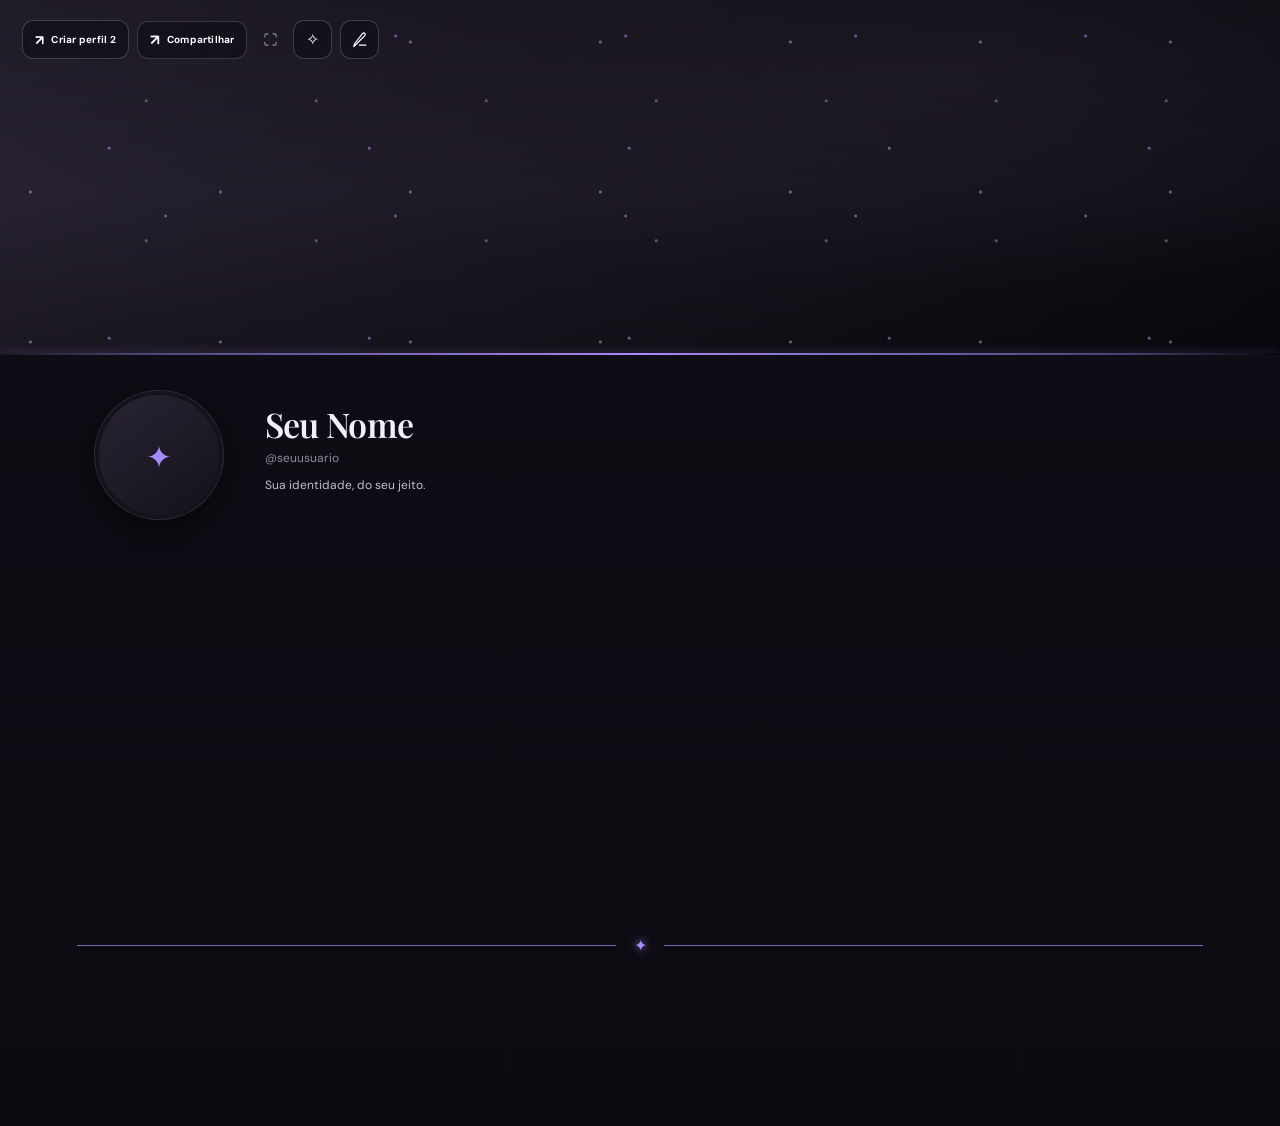
<file: index.html>
<!DOCTYPE html>
<html lang="pt-BR">
<head>
  <meta charset="UTF-8">
  <meta name="viewport" content="width=device-width, initial-scale=1.0">
  <meta name="theme-color" content="#0b0a10">
  <title>Hättz — Personal Space</title>

  <link rel="preconnect" href="https://fonts.googleapis.com">
  <link rel="preconnect" href="https://fonts.gstatic.com" crossorigin>
  <link href="https://fonts.googleapis.com/css2?family=Cinzel:wght@400;500;600;700&family=Cormorant+Garamond:wght@400;500;600;700&family=DM+Sans:wght@400;500;600;700&family=Lora:wght@400;500;600;700&family=Manrope:wght@400;500;600;700;800&family=Montserrat:wght@400;500;600;700&family=Playfair+Display:wght@500;600;700&family=Space+Grotesk:wght@400;500;600;700&display=swap" rel="stylesheet">

  <link rel="stylesheet" href="core/design-tokens.css">
  <link rel="stylesheet" href="style.css">
</head>

<body>
  <div class="site-background" aria-hidden="true">
    <img id="backgroundImage" alt="" hidden>
    <video id="backgroundVideo" muted loop playsinline hidden preload="none"></video>
    <div class="site-background-overlay"></div>
  </div>
  <main class="page">
    <section class="profile-card">
      <div class="card-background" aria-hidden="true">
        <img id="cardBackgroundImage" alt="" hidden>
        <video id="cardBackgroundVideo" muted loop playsinline hidden preload="none"></video>
        <div class="card-background-overlay"></div>
      </div>

      <header class="banner">
        <img id="bannerImage" class="banner-media" alt="" hidden>
        <video id="bannerVideo" class="banner-media" muted loop playsinline hidden preload="none"></video>
        <div class="banner-overlay"></div>

        <div class="banner-actions">
          <div class="banner-heading" id="bannerHeading">
            <span class="banner-title" id="bannerTitle"></span>
            <span class="banner-subtitle" id="bannerSubtitle" hidden></span>
          </div>
          <div class="banner-tool-actions">
            <button class="profile-switch-button" id="openOtherProfile" type="button" title="Abrir o outro perfil em uma nova aba">
              <span class="profile-switch-icon" aria-hidden="true">↗</span>
              <span id="openOtherProfileLabel">Criar perfil 2</span>
            </button>
            <button class="share-profile-button" id="openShareManager" type="button" title="Compartilhar ou abrir perfil por código">
              <span aria-hidden="true">↗</span><span>Compartilhar</span>
            </button>
            <button class="icon-button capture-mode-button" id="toggleCaptureMode" type="button" aria-label="Ativar modo captura" aria-pressed="false" title="Modo captura">
              <svg viewBox="0 0 24 24" aria-hidden="true">
                <path d="M8 3H5a2 2 0 0 0-2 2v3M16 3h3a2 2 0 0 1 2 2v3M21 16v3a2 2 0 0 1-2 2h-3M3 16v3a2 2 0 0 0 2 2h3"></path>
              </svg>
            </button>
            <button class="icon-button" id="openStudio" type="button" aria-label="Abrir Hättz Studio" title="Hättz Studio"><span aria-hidden="true">✧</span></button>
            <button class="icon-button" id="openEditor" aria-label="Editar perfil" title="Personalizar perfil">
              <svg viewBox="0 0 24 24" aria-hidden="true">
                <path d="M12 20h9"></path>
                <path d="M16.5 3.5a2.1 2.1 0 0 1 3 3L8 18l-4 4 1-4Z"></path>
              </svg>
            </button>
          </div>
        </div>
      </header>

      <div class="profile-content">

        <section class="identity-section">
          <div class="avatar-area">
            <div class="avatar-frame" id="avatarFrame" aria-hidden="true"></div>

            <div class="avatar-photo">
              <img id="avatarImage" alt="Avatar" decoding="async" hidden>
              <video id="avatarVideo" muted loop playsinline hidden preload="none"></video>
              <div class="avatar-placeholder" id="avatarPlaceholder">
                <span>✦</span>
              </div>
            </div>
          </div>

          <div class="identity-info">
            <div class="name-line">
              <h1 id="profileName">Seu Nome</h1>

              <span class="verified-badge" id="verifiedBadge" title="Perfil verificado" aria-label="Perfil verificado" hidden>
                <svg viewBox="0 0 24 24" aria-hidden="true" focusable="false">
                  <path class="verified-seal" d="M12 1.6 14.25 3l2.62-.48 1.35 2.3 2.55.8.1 2.66 1.73 2.02-1.17 2.4.62 2.6-2.25 1.42-.98 2.47-2.65-.05L12 20.7l-2.17-1.56-2.65.05-.98-2.47-2.25-1.42.62-2.6-1.17-2.4 1.73-2.02.1-2.66 2.55-.8 1.35-2.3L11.75 3 12 1.6Z" />
                  <path class="verified-check" d="m8.1 11.9 2.55 2.55 5.35-5.4" />
                </svg>
              </span>
            </div>

            <div class="profile-meta"><p class="username" id="profileUsername">@seuusuario</p><span class="role-chip" id="profileRole" hidden></span></div>
            <p class="bio" id="profileBio">Sua identidade, do seu jeito.</p>
            <div class="badges" id="badges"></div>
          </div>
        </section>

        <section class="content-section" id="statsSection">
          <div class="section-heading">
            <div>
              <h2 id="statsSectionTitle">Em evidência</h2>
              <p class="section-description" id="statsSectionDescription"></p>
            </div>
          </div>

          <div class="stats-grid" id="statsGrid"></div>
        </section>

        <div class="profile-divider divider-ornamental" id="profileDivider" aria-hidden="true"><span>✦</span></div>

        <section class="content-section" id="detailsSection">
          <div class="section-heading">
            <div>
              <h2 id="detailsSectionTitle">Um pouco sobre mim</h2>
              <p class="section-description" id="detailsSectionDescription"></p>
            </div>
          </div>

          <div class="details-grid" id="detailsGrid"></div>
        </section>

        <section class="music-player is-floating" id="profileMusic" hidden aria-label="Player compacto de música e vídeo" title="Arraste a faixa para mover e o canto inferior direito para redimensionar">
          <div class="music-bar-visual" aria-hidden="true">
            <img id="musicBarBackgroundImage" alt="" hidden>
            <video id="musicBarBackgroundVideo" muted loop playsinline preload="none" hidden></video>
            <div class="music-bar-visual-overlay"></div>
          </div>
          <div class="music-player-top">
            <span class="music-note-icon" aria-hidden="true">♫</span>
            <div class="music-info">
              <strong id="musicTrackName">Minha música</strong>
              <span class="music-time" id="musicTime">0:00 / 0:00</span>
            </div>
            <button class="music-play" id="musicToggle" type="button" aria-label="Reproduzir ou pausar" title="Reproduzir">▶</button>
            <button class="music-dock" id="dockMusic" type="button" aria-label="Mover player para o fim do perfil" title="Mover para o fim do perfil">⌄</button>
          </div>
          <div class="music-progress" aria-hidden="true"><span id="musicProgressFill"></span></div>
          <audio id="profileAudio" loop preload="metadata" hidden></audio>
          <video id="profileVideo" class="music-source-video" playsinline loop preload="metadata" hidden></video>
          <div class="music-legacy-cover" hidden>
            <img id="musicCoverImage" alt="Capa da mídia" hidden>
            <span id="musicCoverFallback" aria-hidden="true">♫</span>
            <span id="musicCoverName"></span>
          </div>
        </section>

        <footer class="profile-footer">
          <span id="footerText"></span>
          <span class="footer-signature">DESIGNED BY HÄTTZ <i>✦</i></span>
        </footer>
      </div>
    </section>

    <p class="page-caption">Um espaço pessoal. Uma identidade única.</p>
  </main>

  <button class="capture-exit-button" id="exitCaptureMode" type="button" aria-label="Sair do modo captura" title="Sair do modo captura · Esc">
    <svg viewBox="0 0 24 24" aria-hidden="true">
      <path d="M8 3H5a2 2 0 0 0-2 2v3M16 3h3a2 2 0 0 1 2 2v3M21 16v3a2 2 0 0 1-2 2h-3M3 16v3a2 2 0 0 0 2 2h3"></path>
    </svg>
  </button>

  <div class="toast" id="toast"></div>

  <div class="modal-backdrop" id="editorModal" aria-hidden="true">
    <section class="editor-modal" role="dialog" aria-modal="true" aria-labelledby="editorTitle">

      <header class="modal-header">
        <div>
          <h2 id="editorTitle">Editar espaço</h2>
          <span class="owner-mark" title="Proprietário do perfil">OWNER · HÄTTZ</span>
        </div>
        <button class="close-button" id="closeEditor" aria-label="Fechar">×</button>
      </header>

      <nav class="editor-tabs">
        <button class="tab-button active" data-tab="identity">Perfil</button>
        <button class="tab-button" data-tab="media">Mídia</button>
        <button class="tab-button" data-tab="design">Design</button>
        <button class="tab-button" data-tab="content">Conteúdo</button>
      </nav>

      <div class="modal-body">

        <section class="tab-panel active" id="tab-identity">
          <div class="field-group">
            <label for="editName">Nome</label>
            <input class="text-input" id="editName" maxlength="45" placeholder="Seu nome">
          </div>
          <div class="field-group banner-heading-editor">
            <label>Texto do banner</label>
            <label class="switch-row">
              <span>
                <strong>Mostrar texto no banner</strong>
              </span>
              <input type="checkbox" id="bannerHeadingVisible">
              <span class="switch"></span>
            </label>
            <label for="editBannerTitle">Título</label>
            <input class="text-input" id="editBannerTitle" maxlength="42" placeholder="Título do banner">
            <label for="editBannerSubtitle">Subtítulo</label>
            <input class="text-input" id="editBannerSubtitle" maxlength="90" placeholder="Ex.: Uma identidade única">
          </div>

          <div class="field-group">
            <label for="editUsername">Usuário</label>
            <input class="text-input" id="editUsername" maxlength="30" placeholder="seuusuario">
          </div>

          <div class="field-group">
            <label for="editRole">Cargo do perfil</label>
            <select class="text-input" id="editRole">
              <option value="">Sem identificação</option>
              <option value="Membro">Membro</option>
              <option value="Artista">Artista</option>
              <option value="Designer">Designer</option>
              <option value="VIP">VIP</option>
            </select>
            <small class="field-hint">Owner · Hättz é uma identificação reservada e não pode ser atribuída a perfis comuns.</small>
          </div>

          <div class="field-group">
            <label for="editBio">Descrição</label>
            <textarea class="text-input" id="editBio" rows="3" maxlength="180" placeholder="Escreva uma descrição..."></textarea>
          </div>

          <p class="field-hint vip-verification-note">O selo de verificação é concedido automaticamente enquanto o benefício VIP estiver ativo. Ele não pode ser ativado manualmente pelo editor.</p>

          <div class="field-group">
            <label for="editBadges">Tags personalizadas</label>
            <input class="text-input" id="editBadges" placeholder="Ex.: Criador, Fotografia, Música, Tecnologia">
            <div class="badge-library" id="badgeLibrary" aria-label="Biblioteca de insígnias"></div>
          </div>

          <div class="field-group">
            <label for="editFooter">Texto do rodapé</label>
            <input class="text-input" id="editFooter" maxlength="90" placeholder="Opcional">
          </div>
        </section>

        <section class="tab-panel" id="tab-media">
          <div class="field-group">
            <label>Avatar</label>
            <label class="upload-box" for="avatarUpload">
              <span class="upload-symbol">＋</span>
              <span><strong>Escolher imagem ou vídeo</strong></span>
            </label>
            <input type="file" id="avatarUpload" accept="image/png,image/jpeg,image/gif,image/webp,image/apng,image/avif,image/svg+xml,image/bmp,video/mp4,video/webm,video/quicktime,video/ogg,video/x-m4v" hidden>
            <div class="crop-editor" data-crop="avatar">
              <div class="crop-editor-heading">
                <strong>Enquadramento</strong>
                <span>A moldura clara marca exatamente o recorte que aparecerá no perfil</span>
              </div>
              <div class="crop-preview crop-preview-avatar">
                <img id="avatarCropPreview" alt="Prévia do enquadramento de avatar" hidden>
                <video id="avatarCropPreviewVideo" muted playsinline loop hidden></video>
                <div class="crop-preview-empty" id="avatarCropEmpty">Adicione uma mídia para ajustar</div>
                <div class="crop-safe-window"></div>
              </div>
              <div class="crop-controls">
                <label class="range-field">
                  <span class="range-heading"><span>Horizontal</span><output id="avatarCropXValue">50%</output></span>
                  <input class="range-input crop-range" type="range" id="avatarCropX" min="0" max="100" value="50">
                </label>
                <label class="range-field">
                  <span class="range-heading"><span>Vertical</span><output id="avatarCropYValue">50%</output></span>
                  <input class="range-input crop-range" type="range" id="avatarCropY" min="0" max="100" value="50">
                </label>
                <label class="range-field">
                  <span class="range-heading"><span>Zoom</span><output id="avatarCropZoomValue">100%</output></span>
                  <input class="range-input crop-range" type="range" id="avatarCropZoom" min="100" max="250" step="1" value="100">
                </label>
              </div>
              <button class="text-button crop-reset" type="button" data-crop-reset="avatar">Centralizar enquadramento</button>
            </div>
            <button class="text-button danger" id="removeAvatar">Remover avatar</button>
            <label class="switch-row">
              <span><strong>Pausar vídeo do avatar</strong></span>
              <input type="checkbox" id="pauseAvatar">
              <span class="switch"></span>
            </label>
          </div>

          <div class="field-group">
            <label>Banner</label>
            <label class="upload-box" for="bannerUpload">
              <span class="upload-symbol">＋</span>
              <span><strong>Escolher imagem ou vídeo</strong></span>
            </label>
            <input type="file" id="bannerUpload" accept="image/png,image/jpeg,image/gif,image/webp,image/apng,image/avif,image/svg+xml,image/bmp,video/mp4,video/webm,video/quicktime,video/ogg,video/x-m4v" hidden>
            <div class="crop-editor" data-crop="banner">
              <div class="crop-editor-heading">
                <strong>Enquadramento</strong>
                <span>A moldura clara marca exatamente o recorte que aparecerá no perfil</span>
              </div>
              <div class="crop-preview crop-preview-banner">
                <img id="bannerCropPreview" alt="Prévia do enquadramento de banner" hidden>
                <video id="bannerCropPreviewVideo" muted playsinline loop hidden></video>
                <div class="crop-preview-empty" id="bannerCropEmpty">Adicione uma mídia para ajustar</div>
                <div class="crop-safe-window"></div>
              </div>
              <div class="crop-controls">
                <label class="range-field">
                  <span class="range-heading"><span>Horizontal</span><output id="bannerCropXValue">50%</output></span>
                  <input class="range-input crop-range" type="range" id="bannerCropX" min="0" max="100" value="50">
                </label>
                <label class="range-field">
                  <span class="range-heading"><span>Vertical</span><output id="bannerCropYValue">50%</output></span>
                  <input class="range-input crop-range" type="range" id="bannerCropY" min="0" max="100" value="50">
                </label>
                <label class="range-field">
                  <span class="range-heading"><span>Zoom</span><output id="bannerCropZoomValue">100%</output></span>
                  <input class="range-input crop-range" type="range" id="bannerCropZoom" min="100" max="250" step="1" value="100">
                </label>
              </div>
              <button class="text-button crop-reset" type="button" data-crop-reset="banner">Centralizar enquadramento</button>
            </div>
            <button class="text-button danger" id="removeBanner">Remover banner</button>
            <label class="switch-row">
              <span><strong>Pausar banner</strong></span>
              <input type="checkbox" id="pauseBanner">
              <span class="switch"></span>
            </label>
            <div class="banner-adjustments">
              <div class="range-field">
                <div class="range-heading"><label for="bannerHeight">Altura da área visível</label><output id="bannerHeightValue">355 px</output></div>
                <input class="range-input" type="range" id="bannerHeight" min="240" max="620" step="5" value="355">
                <button class="text-button field-reset-button" type="button" data-reset-setting="bannerHeight">Restaurar altura original</button>
              </div>
            </div>
            <div class="range-field media-opacity-field">
              <div class="range-heading"><label for="bannerOpacity">Opacidade da mídia</label><output id="bannerOpacityValue">100%</output></div>
              <input class="range-input" type="range" id="bannerOpacity" min="0" max="100" value="100">
              <button class="text-button field-reset-button" type="button" data-reset-setting="bannerOpacity">Restaurar opacidade original</button>
            </div>
          </div>

          <div class="field-group">
            <label>Fundo do cartão de perfil</label>
            <label class="upload-box" for="cardBackgroundUpload">
              <span class="upload-symbol">＋</span>
              <span><strong>Escolher imagem ou vídeo</strong></span>
            </label>
            <input type="file" id="cardBackgroundUpload" accept="image/png,image/jpeg,image/gif,image/webp,image/apng,image/avif,image/svg+xml,image/bmp,video/mp4,video/webm,video/quicktime,video/ogg,video/x-m4v" hidden>
            <div class="crop-editor" data-crop="cardBackground">
              <div class="crop-editor-heading">
                <strong>Enquadramento</strong>
                <span>A moldura clara marca exatamente o recorte que aparecerá no perfil</span>
              </div>
              <div class="crop-preview crop-preview-cardBackground">
                <img id="cardBackgroundCropPreview" alt="Prévia do enquadramento de fundo do cartão" hidden>
                <video id="cardBackgroundCropPreviewVideo" muted playsinline loop hidden></video>
                <div class="crop-preview-empty" id="cardBackgroundCropEmpty">Adicione uma mídia para ajustar</div>
                <div class="crop-safe-window"></div>
              </div>
              <div class="crop-controls">
                <label class="range-field">
                  <span class="range-heading"><span>Horizontal</span><output id="cardBackgroundCropXValue">50%</output></span>
                  <input class="range-input crop-range" type="range" id="cardBackgroundCropX" min="0" max="100" value="50">
                </label>
                <label class="range-field">
                  <span class="range-heading"><span>Vertical</span><output id="cardBackgroundCropYValue">50%</output></span>
                  <input class="range-input crop-range" type="range" id="cardBackgroundCropY" min="0" max="100" value="50">
                </label>
                <label class="range-field">
                  <span class="range-heading"><span>Zoom</span><output id="cardBackgroundCropZoomValue">100%</output></span>
                  <input class="range-input crop-range" type="range" id="cardBackgroundCropZoom" min="100" max="250" step="1" value="100">
                </label>
              </div>
              <button class="text-button crop-reset" type="button" data-crop-reset="cardBackground">Centralizar enquadramento</button>
            </div>
            <button class="text-button danger" id="removeCardBackground">Remover fundo do cartão</button>
            <label class="switch-row">
              <span><strong>Pausar fundo do cartão</strong></span>
              <input type="checkbox" id="pauseCardBackground">
              <span class="switch"></span>
            </label>
            <div class="range-field media-opacity-field">
              <div class="range-heading"><label for="cardBackgroundOpacity">Opacidade da mídia</label><output id="cardBackgroundOpacityValue">100%</output></div>
              <input class="range-input" type="range" id="cardBackgroundOpacity" min="0" max="100" value="100">
              <button class="text-button field-reset-button" type="button" data-reset-setting="cardBackgroundOpacity">Restaurar opacidade original</button>
            </div>
          </div>

          <div class="field-group">
            <label>Fundo da página</label>
            <label class="upload-box" for="backgroundUpload">
              <span class="upload-symbol">＋</span>
              <span><strong>Escolher imagem, GIF ou vídeo para a página</strong></span>
            </label>
            <input type="file" id="backgroundUpload" accept="image/png,image/jpeg,image/gif,image/webp,image/apng,image/avif,image/svg+xml,image/bmp,video/mp4,video/webm,video/quicktime,video/ogg,video/x-m4v" hidden>
            <div class="crop-editor" data-crop="background">
              <div class="crop-editor-heading">
                <strong>Enquadramento</strong>
                <span>A moldura clara marca exatamente o recorte que aparecerá no perfil</span>
              </div>
              <div class="crop-preview crop-preview-background">
                <img id="backgroundCropPreview" alt="Prévia do enquadramento de fundo da página" hidden>
                <video id="backgroundCropPreviewVideo" muted playsinline loop hidden></video>
                <div class="crop-preview-empty" id="backgroundCropEmpty">Adicione uma mídia para ajustar</div>
                <div class="crop-safe-window"></div>
              </div>
              <div class="crop-controls">
                <label class="range-field">
                  <span class="range-heading"><span>Horizontal</span><output id="backgroundCropXValue">50%</output></span>
                  <input class="range-input crop-range" type="range" id="backgroundCropX" min="0" max="100" value="50">
                </label>
                <label class="range-field">
                  <span class="range-heading"><span>Vertical</span><output id="backgroundCropYValue">50%</output></span>
                  <input class="range-input crop-range" type="range" id="backgroundCropY" min="0" max="100" value="50">
                </label>
                <label class="range-field">
                  <span class="range-heading"><span>Zoom</span><output id="backgroundCropZoomValue">100%</output></span>
                  <input class="range-input crop-range" type="range" id="backgroundCropZoom" min="100" max="250" step="1" value="100">
                </label>
              </div>
              <button class="text-button crop-reset" type="button" data-crop-reset="background">Centralizar enquadramento</button>
            </div>
            <button class="text-button danger" id="removeBackground">Remover fundo animado</button>
            <label class="switch-row">
              <span><strong>Pausar fundo da página</strong></span>
              <input type="checkbox" id="pauseBackground">
              <span class="switch"></span>
            </label>
            <div class="range-field media-opacity-field">
              <div class="range-heading"><label for="backgroundOpacity">Opacidade da mídia</label><output id="backgroundOpacityValue">34%</output></div>
              <input class="range-input" type="range" id="backgroundOpacity" min="0" max="100" value="34">
              <button class="text-button field-reset-button" type="button" data-reset-setting="backgroundOpacity">Restaurar opacidade original</button>
            </div>
          </div>

          <label class="switch-row">
            <span>
              <strong>Reproduzir vídeos automaticamente</strong>
            </span>
            <input type="checkbox" id="animateMedia" checked>
            <span class="switch"></span>
          </label>

          <div class="field-group">
            <label for="avatarFrameSelect">Estilo da moldura</label>
            <select class="text-input" id="avatarFrameSelect">
              <option value="none">Sem moldura</option>
              <option value="amethyst">Amethyst · Elite</option>
              <optgroup label="Clássicas e ornamentais">
                <option value="celestial">Celestial</option>
                <option value="gothic">Gótica</option>
                <option value="royal">Real</option>
                <option value="floral">Floral</option>
                <option value="ornate">Ornamental</option>
                <option value="dark">Dark</option>
                <option value="halo">Halo</option>
                <option value="vintage">Vintage</option>
              </optgroup>
            </select>
            <label for="frameRarity" class="sub-field-label">Raridade visual</label>
            <select class="text-input" id="frameRarity">
              <option value="none">Sem raridade</option>
              <option value="common">Common</option>
              <option value="rare">Rare</option>
              <option value="epic">Epic</option>
              <option value="elite">Elite</option>
              <option value="legendary">Legendary</option>
            </select>
            <label class="switch-row frame-color-toggle">
              <span><strong>Cor personalizada</strong></span>
              <input type="checkbox" id="customFrameColorEnabled">
              <span class="switch"></span>
            </label>
            <label class="frame-color-picker" for="customFrameColor">
              <span>Escolher cor da moldura</span>
              <input type="color" id="customFrameColor" value="#a78bfa">
            </label>
            <button class="text-button field-reset-button" id="resetFrameAppearance" type="button">Restaurar moldura e cor originais</button>
          </div>

          <label class="switch-row">
            <span><strong>Efeitos de perfil</strong></span>
            <input type="checkbox" id="profileEffects" checked>
            <span class="switch"></span>
          </label>

          <div class="field-group music-settings">
            <label>Música e vídeo do perfil</label>
            <label class="upload-box" for="musicUpload">
              <span class="upload-symbol">♫</span>
              <span><strong>Selecionar arquivo de áudio</strong><small>MP3, WAV, OGG, M4A, AAC e FLAC</small></span>
            </label>
            <input type="file" id="musicUpload" accept="audio/*,.mp3,.wav,.ogg,.m4a,.aac,.flac,.opus" hidden>
            <label class="upload-box" for="musicVideoUpload">
              <span class="upload-symbol">▣</span>
              <span><strong>Selecionar vídeo</strong><small>MP4, WebM, MOV e OGG vídeo (conforme o navegador)</small></span>
            </label>
            <input type="file" id="musicVideoUpload" accept="video/mp4,video/webm,video/quicktime,video/ogg,.mp4,.webm,.mov,.ogv,.m4v" hidden>
            <label class="upload-box music-bar-background-upload" for="musicBarBackgroundUpload">
              <span class="upload-symbol">▧</span>
              <span><strong>Personalizar o fundo da faixa</strong><small>Imagem, GIF, WebP ou vídeo em loop</small></span>
            </label>
            <input type="file" id="musicBarBackgroundUpload" accept="image/*,video/mp4,video/webm,video/quicktime,video/ogg,.gif,.webp,.mp4,.webm,.mov,.ogv" hidden>
            <p class="field-hint">Esse fundo é uma camada decorativa independente: trocar imagem, GIF ou vídeo aqui não substitui nem pausa a música principal.</p>
            <button class="text-button danger" id="removeMusicBarBackground" type="button">Remover fundo da faixa</button>
            <div class="crop-editor" data-crop="musicBarBackground">
              <div class="crop-editor-heading">
                <strong>Enquadramento do fundo da faixa</strong>
                <span>Ajuste qual parte da imagem, GIF ou vídeo aparece na janela flutuante</span>
              </div>
              <div class="crop-preview crop-preview-musicBarBackground">
                <img id="musicBarBackgroundCropPreview" alt="Prévia do enquadramento do fundo da faixa" hidden>
                <video id="musicBarBackgroundCropPreviewVideo" muted playsinline loop hidden></video>
                <div class="crop-preview-empty" id="musicBarBackgroundCropEmpty">Adicione uma mídia para ajustar</div>
                <div class="crop-safe-window"></div>
              </div>
              <div class="crop-controls">
                <label class="range-field">
                  <span class="range-heading"><span>Horizontal</span><output id="musicBarBackgroundCropXValue">50%</output></span>
                  <input class="range-input crop-range" type="range" id="musicBarBackgroundCropX" min="0" max="100" value="50">
                </label>
                <label class="range-field">
                  <span class="range-heading"><span>Vertical</span><output id="musicBarBackgroundCropYValue">50%</output></span>
                  <input class="range-input crop-range" type="range" id="musicBarBackgroundCropY" min="0" max="100" value="50">
                </label>
                <label class="range-field">
                  <span class="range-heading"><span>Zoom</span><output id="musicBarBackgroundCropZoomValue">100%</output></span>
                  <input class="range-input crop-range" type="range" id="musicBarBackgroundCropZoom" min="100" max="300" step="1" value="100">
                </label>
              </div>
              <button class="text-button crop-reset" type="button" data-crop-reset="musicBarBackground">Restaurar enquadramento original</button>
            </div>
            <div class="range-field media-opacity-field">
              <div class="range-heading"><label for="musicBarBackgroundOpacity">Opacidade do fundo da faixa</label><output id="musicBarBackgroundOpacityValue">24%</output></div>
              <input class="range-input" type="range" id="musicBarBackgroundOpacity" min="0" max="100" value="24">
              <button class="text-button field-reset-button" type="button" data-reset-setting="musicBarBackgroundOpacity">Restaurar opacidade original</button>
            </div>
            <div class="player-window-controls">
              <div class="range-field">
                <label class="range-heading" for="musicPlayerWidth"><span>Largura da janela</span><output id="musicPlayerWidthValue">360 px</output></label>
                <input class="range-input" type="range" id="musicPlayerWidth" min="220" max="620" step="10" value="360">
                <button class="text-button field-reset-button" type="button" data-reset-setting="musicPlayerWidth">Restaurar largura</button>
              </div>
              <div class="range-field">
                <label class="range-heading" for="musicPlayerHeight"><span>Altura da janela</span><output id="musicPlayerHeightValue">64 px</output></label>
                <input class="range-input" type="range" id="musicPlayerHeight" min="56" max="220" step="2" value="64">
                <button class="text-button field-reset-button" type="button" data-reset-setting="musicPlayerHeight">Restaurar altura</button>
              </div>
              <p class="field-hint">Também pode arrastar a faixa para reposicionar e usar o canto inferior direito para redimensionar no computador.</p>
              <div class="player-placement-actions">
                <button class="text-button" id="resetMusicPlayerPlacement" type="button">Restaurar posição e tamanho da janela</button>
              </div>
            </div>
            <p class="field-hint" id="musicBarBackgroundName">Nenhum fundo personalizado selecionado.</p>
            <p class="field-hint" id="musicLocalStatus">Os arquivos ficam salvos somente neste navegador. A reprodução é em loop; use a faixa flutuante para controlar a mídia.</p>
            <a class="text-button music-external-link" href="https://savetheclip.app/pt/download-video-from-link" target="_blank" rel="noopener noreferrer">↗ Abrir conversor externo de links (MP4 / MP3)</a>
            <p class="field-hint">O conversor abre em outra aba. Use apenas conteúdo que você tenha direito ou autorização para salvar.</p>
            <div class="music-actions">
              <button class="text-button" id="previewMusic" type="button">Reproduzir / pausar</button>
              <button class="text-button" id="downloadMusic" type="button" disabled>Baixar arquivo original</button>
              <button class="text-button danger" id="removeMusic" type="button">Remover mídia</button>
            </div>
            <label class="range-label" for="musicVolume">Volume <span id="musicVolumeValue">12%</span></label>
            <input type="range" id="musicVolume" min="0" max="100" value="12">
            <button class="text-button field-reset-button" type="button" data-reset-setting="volume">Restaurar volume original</button>
          </div>
        </section>

        <section class="tab-panel" id="tab-design">
          <div class="field-group appearance-reset-group">
            <strong>Restaurar personalizações</strong>
            <p class="field-hint">Volta cores, transparências, enquadramentos, molduras, divisórias, tipografia e posição/tamanho do player ao padrão, sem apagar seus arquivos, nome ou conteúdo.</p>
            <button class="text-button danger" id="resetAppearance" type="button">Restaurar todo o visual original</button>
          </div>
          <div class="field-group">
            <label>Temas prontos</label>
            <div class="theme-grid">
              <button class="theme-option" data-theme="dark" type="button">
                <span class="theme-swatch" style="--swatch-bg:#0b0a10;--swatch-grad:#292333;--swatch-accent:#a78bfa"></span>
                <span>Obsidian</span>
              </button>
              <button class="theme-option" data-theme="midnight" type="button">
                <span class="theme-swatch" style="--swatch-bg:#080e19;--swatch-grad:#1b3150;--swatch-accent:#75b8f5"></span>
                <span>Midnight</span>
              </button>
              <button class="theme-option" data-theme="purple" type="button">
                <span class="theme-swatch" style="--swatch-bg:#100b18;--swatch-grad:#49345e;--swatch-accent:#c19bfa"></span>
                <span>Lavender</span>
              </button>
              <button class="theme-option" data-theme="gold" type="button">
                <span class="theme-swatch" style="--swatch-bg:#100d09;--swatch-grad:#59432b;--swatch-accent:#d6ae68"></span>
                <span>Royal</span>
              </button>
              <button class="theme-option" data-theme="crimson" type="button">
                <span class="theme-swatch" style="--swatch-bg:#16090e;--swatch-grad:#542033;--swatch-accent:#ef7899"></span>
                <span>Crimson</span>
              </button>
              <button class="theme-option" data-theme="ocean" type="button">
                <span class="theme-swatch" style="--swatch-bg:#061217;--swatch-grad:#164653;--swatch-accent:#54d6d0"></span>
                <span>Abyss</span>
              </button>
              <button class="theme-option" data-theme="forest" type="button">
                <span class="theme-swatch" style="--swatch-bg:#09130f;--swatch-grad:#244c39;--swatch-accent:#8bd6a4"></span>
                <span>Evergreen</span>
              </button>
              <button class="theme-option" data-theme="ice" type="button">
                <span class="theme-swatch" style="--swatch-bg:#0b121b;--swatch-grad:#2b4964;--swatch-accent:#9bd8ff"></span>
                <span>Glacier</span>
              </button>
              <button class="theme-option" data-theme="rose" type="button">
                <span class="theme-swatch" style="--swatch-bg:#170d14;--swatch-grad:#593044;--swatch-accent:#f0a3c7"></span>
                <span>Rosewood</span>
              </button>
              <button class="theme-option" data-theme="ember" type="button">
                <span class="theme-swatch" style="--swatch-bg:#17100b;--swatch-grad:#654027;--swatch-accent:#f3a45f"></span>
                <span>Ember</span>
              </button>
              <button class="theme-option" data-theme="mono" type="button">
                <span class="theme-swatch" style="--swatch-bg:#101010;--swatch-grad:#353535;--swatch-accent:#e5e5e5"></span>
                <span>Monochrome</span>
              </button>
              <button class="theme-option" data-theme="cyber" type="button">
                <span class="theme-swatch" style="--swatch-bg:#080b14;--swatch-grad:#202c4d;--swatch-accent:#68f0d2"></span>
                <span>Neon Circuit</span>
              </button>
              <button class="theme-option" data-theme="wine" type="button">
                <span class="theme-swatch" style="--swatch-bg:#160a12;--swatch-grad:#4d1d34;--swatch-accent:#d88ab2"></span>
                <span>Bordeaux</span>
              </button>
              <button class="theme-option" data-theme="sand" type="button">
                <span class="theme-swatch" style="--swatch-bg:#17130e;--swatch-grad:#594a35;--swatch-accent:#d9bd86"></span>
                <span>Desert</span>
              </button>
              <button class="theme-option" data-theme="amethyst" type="button">
                <span class="theme-swatch" style="--swatch-bg:#100b19;--swatch-grad:#382451;--swatch-accent:#ad8cff"></span>
                <span>Amethyst</span>
              </button>
              <button class="theme-option" data-theme="steel" type="button">
                <span class="theme-swatch" style="--swatch-bg:#0b1017;--swatch-grad:#303e50;--swatch-accent:#9eb8d6"></span>
                <span>Graphite Blue</span>
              </button>
              <button class="theme-option" data-theme="obsidianRose" type="button">
                <span class="theme-swatch" style="--swatch-bg:#120b10;--swatch-grad:#432331;--swatch-accent:#e6a0bd"></span>
                <span>Obsidian Rose</span>
              </button>
              <button class="theme-option" data-theme="silver" type="button">
                <span class="theme-swatch" style="--swatch-bg:#101216;--swatch-grad:#39404a;--swatch-accent:#c7d0dc"></span>
                <span>Silver</span>
              </button>
              <button class="theme-option" data-theme="violetNight" type="button">
                <span class="theme-swatch" style="--swatch-bg:#0d0917;--swatch-grad:#30204d;--swatch-accent:#b79cff"></span>
                <span>Violet Night</span>
              </button>
              <button class="theme-option" data-theme="arctic" type="button">
                <span class="theme-swatch" style="--swatch-bg:#07131a;--swatch-grad:#1b3b4c;--swatch-accent:#8de0ef"></span>
                <span>Arctic</span>
              </button>
              <button class="theme-option" data-theme="bloodMoon" type="button">
                <span class="theme-swatch" style="--swatch-bg:#15090b;--swatch-grad:#4c1b22;--swatch-accent:#e36d79"></span>
                <span>Blood Moon</span>
              </button>
              <button class="theme-option" data-theme="sage" type="button">
                <span class="theme-swatch" style="--swatch-bg:#0c120f;--swatch-grad:#2d4437;--swatch-accent:#a7c7a8"></span>
                <span>Sage</span>
              </button>
              <button class="theme-option" data-theme="bronze" type="button">
                <span class="theme-swatch" style="--swatch-bg:#15100b;--swatch-grad:#57402b;--swatch-accent:#d5a76b"></span>
                <span>Bronze</span>
              </button>
              <button class="theme-option" data-theme="ultramarine" type="button">
                <span class="theme-swatch" style="--swatch-bg:#080d1b;--swatch-grad:#202e5a;--swatch-accent:#8daaff"></span>
                <span>Ultramarine</span>
              </button>
            </div>
          </div>

          <div class="field-group theme-library-group">
            <label for="savedThemeSelect">Minha biblioteca de temas</label>
            <div class="theme-save-row">
              <input class="text-input" id="savedThemeName" maxlength="24" placeholder="Nome do tema">
              <button class="text-button" id="saveTheme">Salvar tema</button>
            </div>
            <div class="theme-save-row">
              <select class="text-input" id="savedThemeSelect"><option value="">Selecionar tema salvo</option></select>
              <button class="text-button" id="applySavedTheme">Aplicar</button>
              <button class="text-button danger" id="deleteSavedTheme">Excluir</button>
            </div>
          </div>

          <div class="field-group">
            <label>Personalizar cores</label>
            <div class="color-grid">
              <div class="color-setting"><label>Fundo <input type="color" id="colorBackground"></label><button class="mini-reset" type="button" data-reset-color="background" aria-label="Restaurar cor de fundo" title="Restaurar cor original">↺</button></div>
              <div class="color-setting"><label>Gradiente <input type="color" id="colorGradient"></label><button class="mini-reset" type="button" data-reset-color="gradient" aria-label="Restaurar cor do gradiente" title="Restaurar cor original">↺</button></div>
              <div class="color-setting"><label>Cards <input type="color" id="colorCard"></label><button class="mini-reset" type="button" data-reset-color="card" aria-label="Restaurar cor dos cards" title="Restaurar cor original">↺</button></div>
              <div class="color-setting"><label>Destaque <input type="color" id="colorAccent"></label><button class="mini-reset" type="button" data-reset-color="accent" aria-label="Restaurar cor de destaque" title="Restaurar cor original">↺</button></div>
              <div class="color-setting"><label>Texto <input type="color" id="colorText"></label><button class="mini-reset" type="button" data-reset-color="text" aria-label="Restaurar cor do texto" title="Restaurar cor original">↺</button></div>
              <div class="color-setting"><label>Bordas <input type="color" id="colorBorder"></label><button class="mini-reset" type="button" data-reset-color="border" aria-label="Restaurar cor das bordas" title="Restaurar cor original">↺</button></div>
            </div>
            <div class="design-extra-grid">
              <div class="range-field"><label for="gradientIntensity">Intensidade do gradiente</label><input type="range" id="gradientIntensity" min="0" max="100" value="55"><button class="text-button field-reset-button" type="button" data-reset-setting="gradientIntensity">Restaurar</button></div>
              <div class="range-field"><label for="cardRadius">Arredondamento dos cards</label><input type="range" id="cardRadius" min="8" max="32" value="18"><button class="text-button field-reset-button" type="button" data-reset-setting="cardRadius">Restaurar</button></div>
            </div>
            <button class="primary-button full-button" id="applyCustomTheme">Aplicar cores</button>
            <button class="text-button field-reset-button" id="resetThemeColors" type="button">Restaurar as seis cores originais</button>
          </div>

          <div class="field-group divider-settings">
            <label>Divisória entre seções</label>
            <select class="text-input" id="dividerStyle">
              <option value="none">Sem divisória</option>
              <option value="minimal">Minimalista</option>
              <option value="double">Linha dupla</option>
              <option value="dotted">Pontilhada</option>
              <option value="ornamental">Ornamental</option>
              <option value="celestial">Celestial</option>
              <option value="gothic">Gótica</option>
              <option value="royal">Real</option>
            </select>
            <label class="switch-row">
              <span><strong>Personalizar cor da divisória</strong></span>
              <input type="checkbox" id="dividerCustomColorEnabled">
              <span class="switch"></span>
            </label>
            <label class="frame-color-picker" for="dividerColor">
              <span>Cor da linha</span>
              <input type="color" id="dividerColor" value="#a78bfa">
            </label>
            <button class="text-button field-reset-button" id="resetDividerAppearance" type="button">Restaurar divisória e cor originais</button>
          </div>

          <div class="field-group">
            <label for="fontFamily">Tipografia</label>
            <select class="text-input" id="fontFamily">
              <option value="DM Sans">DM Sans</option>
              <option value="Arial">Arial</option>
              <option value="Georgia">Georgia</option>
              <option value="Playfair Display">Playfair Display</option>
              <option value="Trebuchet MS">Trebuchet MS</option>
              <option value="Verdana">Verdana</option>
              <option value="Manrope">Manrope</option>
              <option value="Montserrat">Montserrat</option>
              <option value="Space Grotesk">Space Grotesk</option>
              <option value="Lora">Lora</option>
              <option value="Cormorant Garamond">Cormorant Garamond</option>
              <option value="Cinzel">Cinzel</option>
            </select>
            <button class="text-button field-reset-button" id="resetFont" type="button">Restaurar tipografia original</button>
          </div>
        </section>

        <section class="tab-panel" id="tab-content">
          <div class="field-group section-config">
            <label>Apresentação das seções</label>
            <div class="section-config-grid">
              <div class="field-group">
                <label for="editStatsTitle">Título da primeira seção</label>
                <input class="text-input" id="editStatsTitle" maxlength="28" placeholder="Em evidência">
                <label for="editStatsSubtitle">Subtítulo</label>
                <input class="text-input" id="editStatsSubtitle" maxlength="70" placeholder="Subtítulo (opcional)">
              </div>
              <div class="field-group">
                <label for="editDetailsTitle">Título da segunda seção</label>
                <input class="text-input" id="editDetailsTitle" maxlength="28" placeholder="Um pouco sobre mim">
                <label for="editDetailsSubtitle">Subtítulo</label>
                <input class="text-input" id="editDetailsSubtitle" maxlength="70" placeholder="Subtítulo (opcional)">
              </div>
            </div>
          </div>

          <div class="editor-section-title">
            <div>
              <h3>Itens em evidência</h3>
            </div>
            <button class="add-button" id="addStat">＋ Adicionar item</button>
          </div>

          <datalist id="statPresets">
            <option value="Em foco"></option><option value="Atividade"></option>
            <option value="Interesse"></option><option value="Personalizado"></option>
          </datalist>
          <div class="dynamic-editor" id="statsEditor"></div>

          <div class="editor-separator"></div>

          <div class="editor-section-title">
            <div>
              <h3>Informações do perfil</h3>
            </div>
            <button class="add-button" id="addDetail">＋ Adicionar detalhe</button>
          </div>

          <datalist id="detailPresets">
            <option value="Informação"></option><option value="Preferência"></option>
            <option value="Referência"></option><option value="Link"></option>
            <option value="Personalizado"></option>
          </datalist>
          <div class="dynamic-editor" id="detailsEditor"></div>

          <p class="editor-footnote">
            Você pode deixar os valores vazios. Os títulos continuam aparecendo no perfil.
          </p>
        </section>
      </div>

      <footer class="modal-footer">
        <div class="backup-actions">
          <button class="text-button" id="exportProfile">Exportar backup</button>
          <button class="text-button" id="importProfile">Importar backup</button>
          <input type="file" id="importProfileFile" accept="application/json,.json" hidden>
        </div>
        <div class="modal-main-actions">
          <button class="text-button danger" id="resetProfile">Restaurar padrão</button>
          <button class="primary-button save-button" id="saveProfile">Salvar alterações</button>
        </div>
      </footer>
    </section>
  </div>


  <div class="modal-backdrop share-modal-backdrop" id="shareModal" aria-hidden="true">
    <section class="share-modal" role="dialog" aria-modal="true" aria-labelledby="shareModalTitle">
      <header class="share-modal-header">
        <div>
          <span class="share-eyebrow">HÄTTZ SHARE</span>
          <h2 id="shareModalTitle">Compartilhar perfil</h2>
        </div>
        <button class="close-button" id="closeShareModal" type="button" aria-label="Fechar">×</button>
      </header>
      <div class="share-modal-body">
        <p class="share-intro">Publique uma cópia do perfil para que qualquer pessoa consiga visualizá-lo em outro navegador. O código público nunca permite editar.</p>
        <div class="share-api-status" id="shareApiStatus">Verificando configuração da API...</div>
        <button class="primary-button share-publish-button" id="publishProfileButton" type="button">Publicar / atualizar perfil</button>
        <p class="share-publish-status" id="sharePublishStatus" role="status" aria-live="polite">Seu perfil continua salvo localmente até ser publicado.</p>

        <div class="share-result-panel" id="shareResultPanel" hidden>
          <div class="share-field">
            <label for="shareCodeOutput">Código público</label>
            <div class="share-input-action">
              <input class="text-input" id="shareCodeOutput" type="text" readonly>
              <button class="secondary-button" id="copyShareCode" type="button">Copiar</button>
            </div>
          </div>
          <div class="share-field">
            <label for="shareLinkOutput">Link para abrir o perfil</label>
            <div class="share-input-action">
              <input class="text-input" id="shareLinkOutput" type="text" readonly>
              <button class="secondary-button" id="copyShareLink" type="button">Copiar</button>
            </div>
          </div>
          <div class="share-owner-panel" id="shareOwnerPanel" hidden>
            <label for="shareOwnerTokenOutput">Chave privada de edição</label>
            <div class="share-input-action">
              <input class="text-input" id="shareOwnerTokenOutput" type="password" readonly autocomplete="off">
              <button class="secondary-button" id="copyShareOwnerToken" type="button">Copiar chave</button>
            </div>
            <small>Guarde esta chave num local seguro. Ela é diferente do código público e é necessária para atualizar ou despublicar o perfil neste navegador.</small>
          </div>
          <button class="text-button danger share-unpublish" id="unpublishProfileButton" type="button">Despublicar perfil</button>
        </div>

        <div class="share-divider"><span>OU</span></div>
        <div class="share-field">
          <label for="shareLookupCode">Já tem um código de perfil?</label>
          <div class="share-input-action">
            <input class="text-input" id="shareLookupCode" type="text" maxlength="16" placeholder="HTZ-ABCDE-FGHIJ" autocomplete="off">
            <button class="secondary-button" id="openSharedProfile" type="button">Abrir</button>
          </div>
          <small>O perfil abre em uma nova aba, somente para visualização.</small>
        </div>
      </div>
    </section>
  </div>

  <script src="share-config.js"></script>
  <script src="core/hattz-core.js"></script>
  <script src="maintenance.js"></script>
  <script src="script.js"></script>
</body>
</html>
</file>
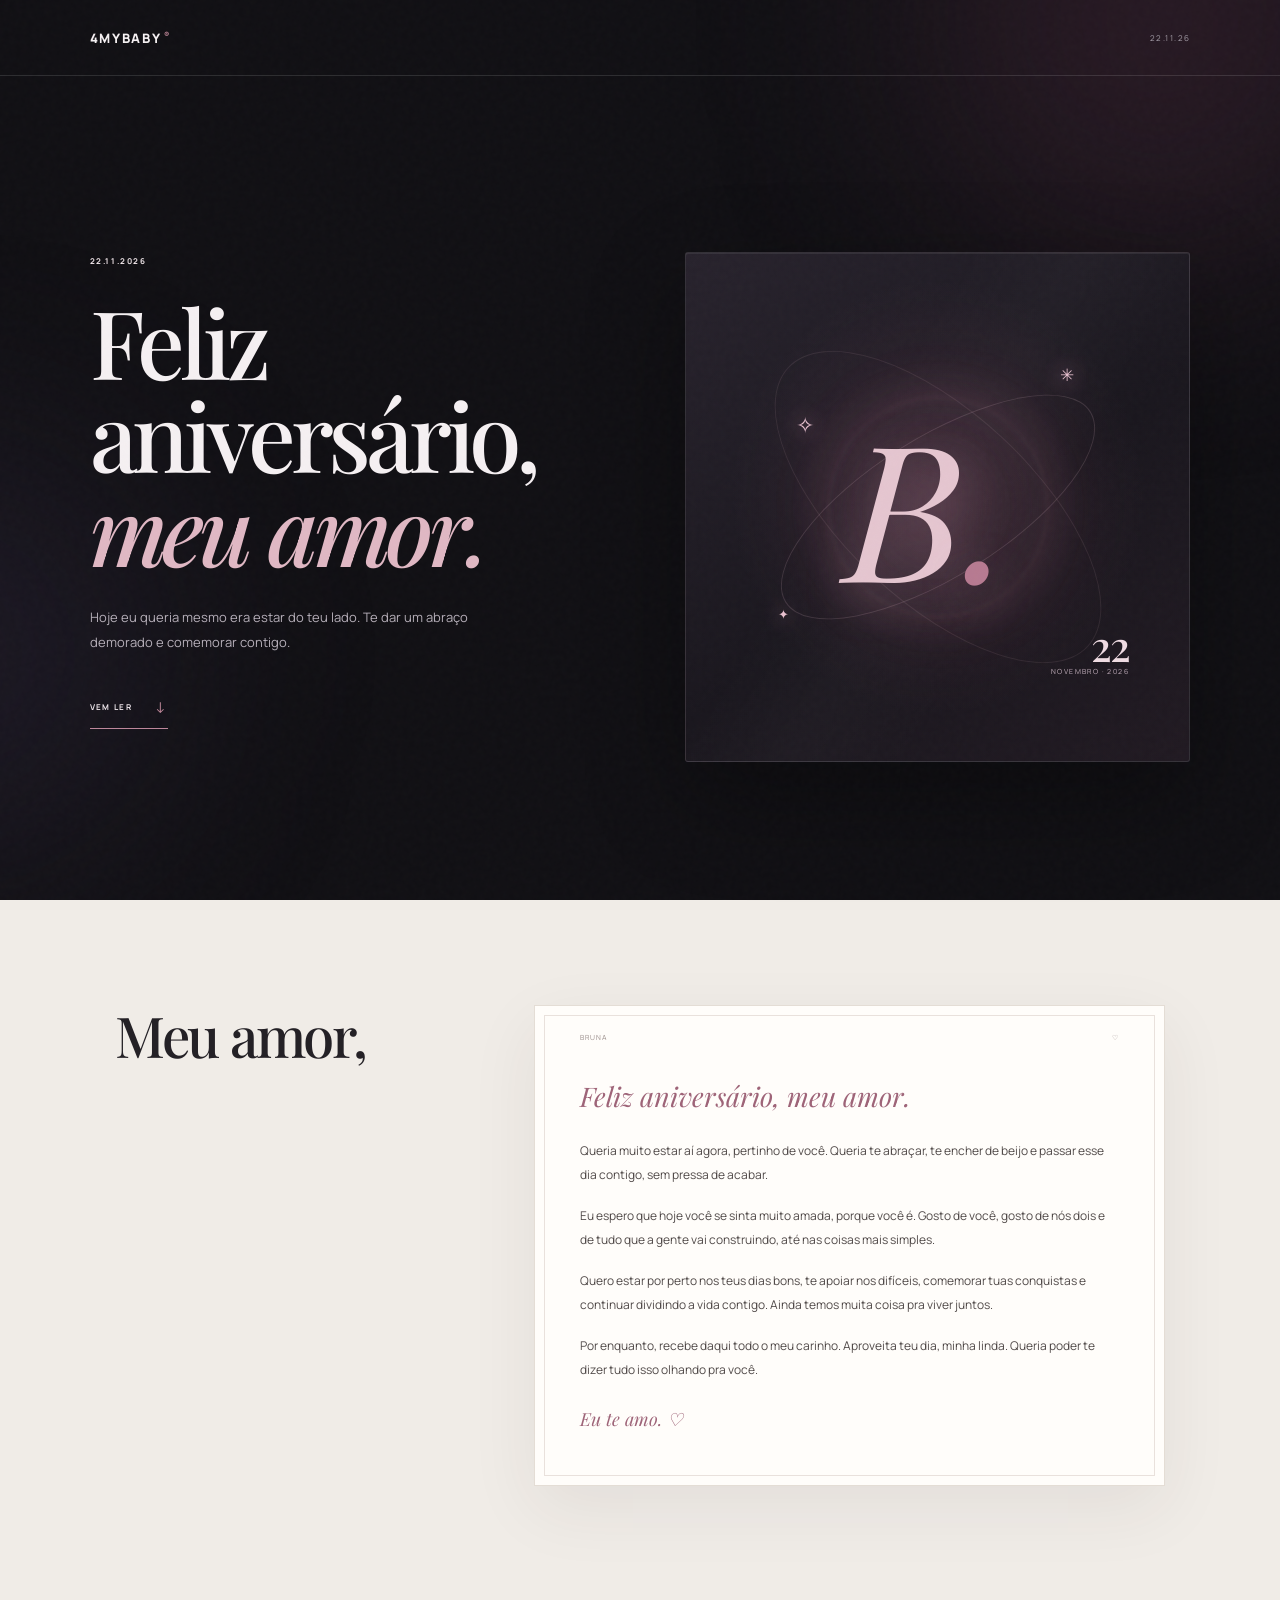
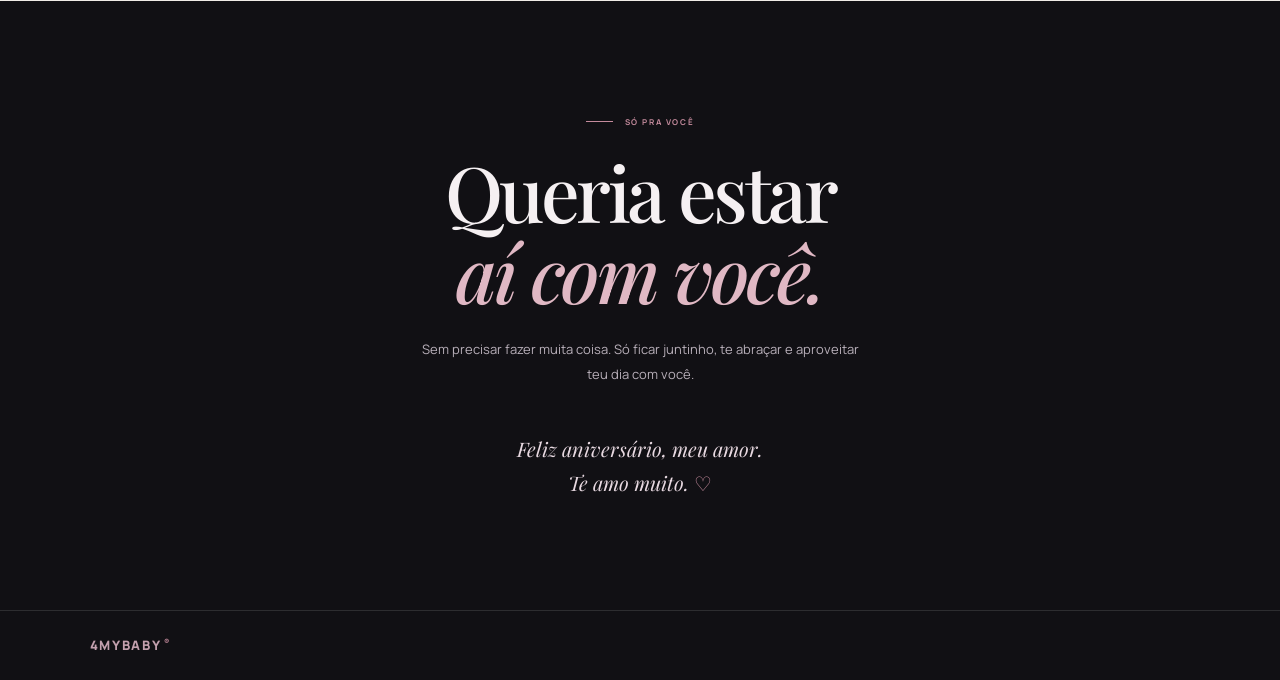
<file: 4MyBaby/index.html>
<!doctype html>
<html lang="pt-BR">
<head>
<meta charset="utf-8"><meta name="viewport" content="width=device-width,initial-scale=1">
<meta name="theme-color" content="#111014"><meta name="description" content="Um presente para Bruna.">
<title>4MyBaby — Bruna</title>
<link rel="preconnect" href="https://fonts.googleapis.com"><link rel="preconnect" href="https://fonts.gstatic.com" crossorigin>
<link href="https://fonts.googleapis.com/css2?family=DM+Sans:wght@400;500;600;700&family=Manrope:wght@400;500;600;700;800&family=Playfair+Display:ital,wght@0,500;0,600;1,500&display=swap" rel="stylesheet">
<link rel="stylesheet" href="css/style.css"><script src="js/script.js" defer></script>
</head>
<body>
<div class="ambient ambient-a"></div><div class="ambient ambient-b"></div><div class="noise"></div>
<header class="nav"><a class="logo" href="#home">4MYBABY<span>®</span></a><a class="nav-date" href="#letter">22.11.26</a></header>
<main id="home">
<section class="hero">
<div class="hero-copy">
<p class="eyebrow"><span>22.11.2026</span></p>
<h1>Feliz<br>aniversário,<br><em>meu amor.</em></h1>
<p class="hero-text">Hoje eu queria mesmo era estar do teu lado. Te dar um abraço demorado e comemorar contigo.</p>
<a class="hero-link" href="#letter"><span>VEM LER</span><b>↓</b></a>
</div>
<div class="hero-visual">

<div class="visual-stage">
<div class="halo halo-one"></div><div class="halo halo-two"></div>
<div class="monogram">B<span>.</span></div>
<div class="orbit orbit-one"></div><div class="orbit orbit-two"></div>
<div class="date-lockup"><strong>22</strong><span>NOVEMBRO · 2026</span></div>
<div class="visual-star star-a">✳</div><div class="visual-star star-b">✦</div><div class="visual-star star-c">✧</div>
</div>

</div>

</section>
<section class="letter-section" id="letter">

<div class="letter-wrap">
<div class="letter-heading"><h2>Meu amor,</h2></div>
<article class="letter-card">
<div class="letter-card-head"><span>BRUNA</span><span>♡</span></div>
<div class="letter-body">
<p class="salute">Feliz aniversário, meu amor.</p>
<p>Queria muito estar aí agora, pertinho de você. Queria te abraçar, te encher de beijo e passar esse dia contigo, sem pressa de acabar.</p>
<p>Eu espero que hoje você se sinta muito amada, porque você é. Gosto de você, gosto de nós dois e de tudo que a gente vai construindo, até nas coisas mais simples.</p>
<p>Quero estar por perto nos teus dias bons, te apoiar nos difíceis, comemorar tuas conquistas e continuar dividindo a vida contigo. Ainda temos muita coisa pra viver juntos.</p>
<p>Por enquanto, recebe daqui todo o meu carinho. Aproveita teu dia, minha linda. Queria poder te dizer tudo isso olhando pra você.</p>
<p class="signoff">Eu te amo. ♡</p>
</div>

</article>
</div>
</section>
<section class="moments">
<div class="private-note">
<p class="eyebrow"><i></i> SÓ PRA VOCÊ</p>
<h2>Queria estar<br><em>aí com você.</em></h2>
<p>Sem precisar fazer muita coisa. Só ficar juntinho, te abraçar e aproveitar teu dia com você.</p>
<p class="private-sign">Feliz aniversário, meu amor.<br>Te amo muito. <span>♡</span></p>
</div>
</section>
</main>
<footer><a class="logo" href="#home">4MYBABY<span>®</span></a></footer>
</body></html>
</file>
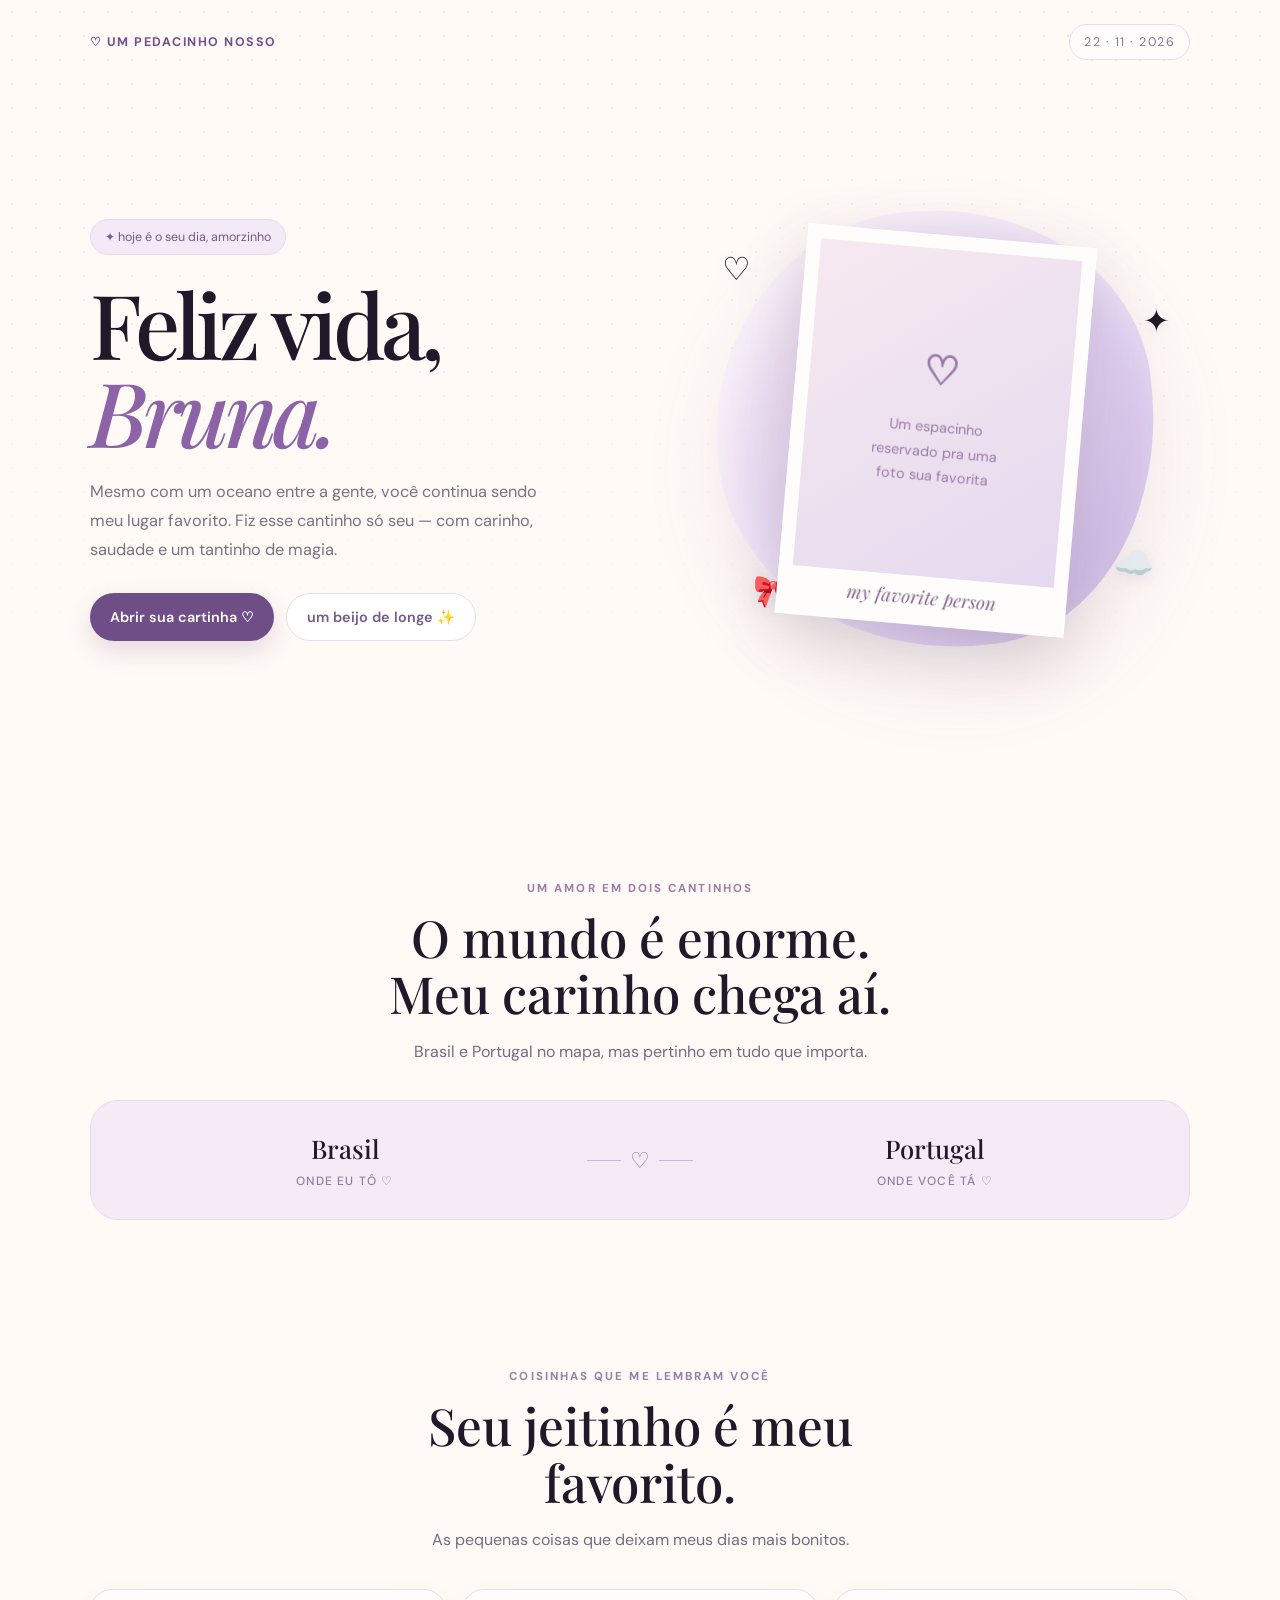
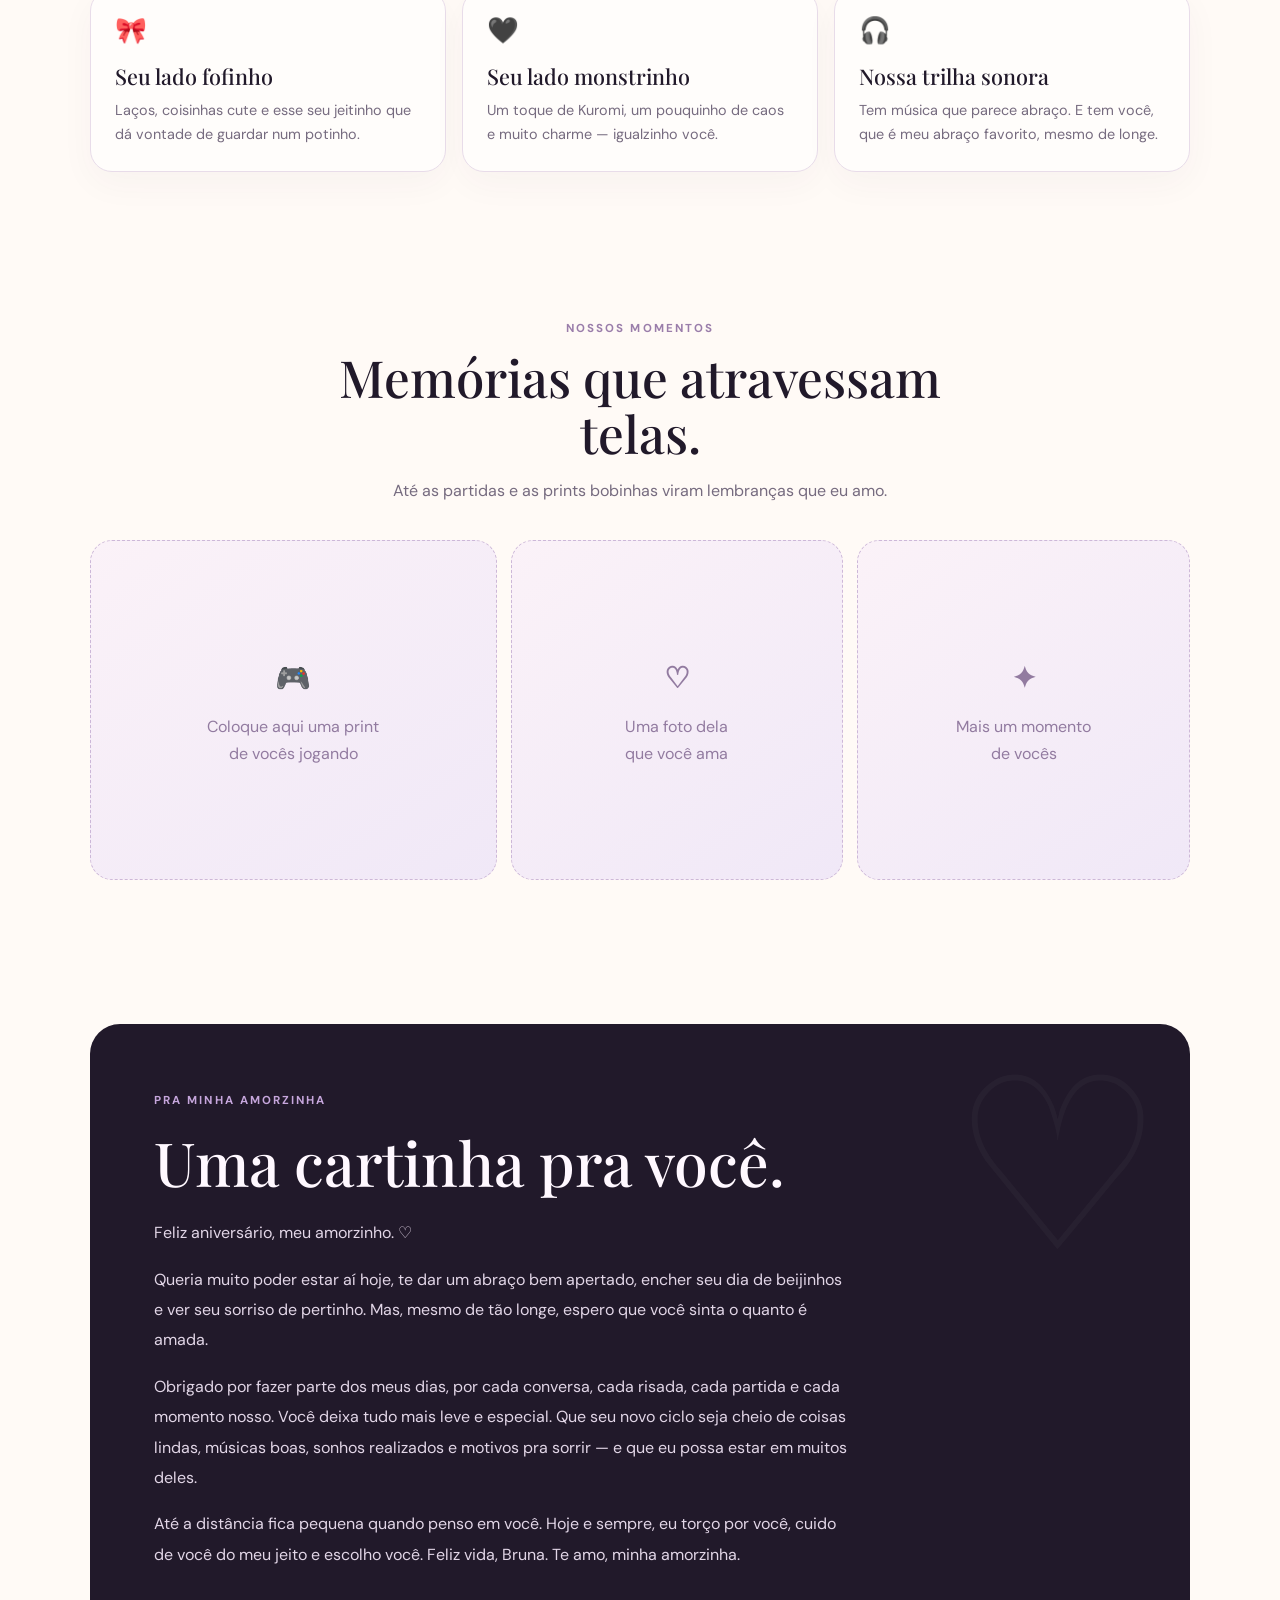
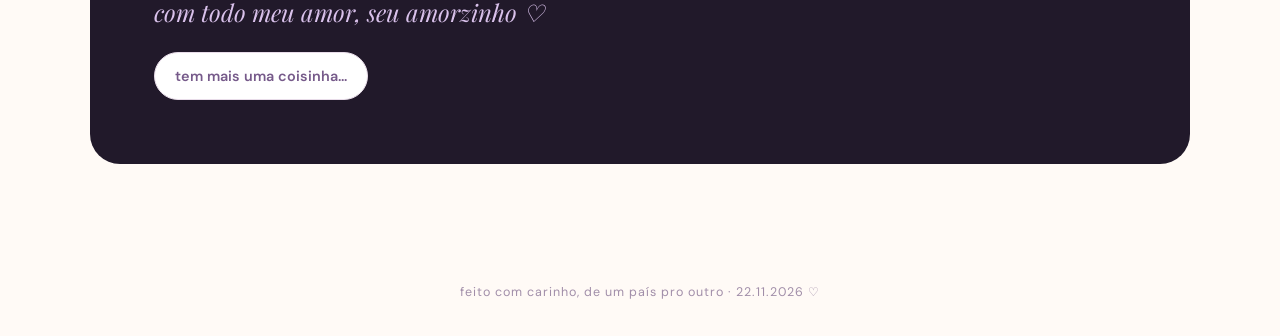
<file: bruna-aniversario-2026/index.html>
<!doctype html>
<html lang="pt-BR">
<head>
<meta charset="utf-8">
<meta name="viewport" content="width=device-width,initial-scale=1">
<meta name="theme-color" content="#17111f">
<title>Feliz aniversário, amorzinho ♡</title>
<style>
@import url('https://fonts.googleapis.com/css2?family=DM+Sans:wght@400;500;600;700&family=Playfair+Display:ital,wght@0,500;0,600;1,500;1,600&display=swap');
:root{--ink:#21192a;--muted:#766b7f;--plum:#72508e;--lilac:#d8c5ec;--pink:#f3dce7;--cream:#fffaf6;--line:#e8dce9}
*{box-sizing:border-box}html{scroll-behavior:smooth}body{margin:0;background:var(--cream);color:var(--ink);font-family:"DM Sans",sans-serif;overflow-x:hidden}
body:before{content:"";position:fixed;inset:0;pointer-events:none;opacity:.22;background-image:radial-gradient(#a88db8 1px,transparent 1px);background-size:24px 24px;mask-image:linear-gradient(to bottom,black,transparent 75%);z-index:-1}
a{color:inherit}.wrap{width:min(1100px,calc(100% - 36px));margin:auto}
nav{display:flex;align-items:center;justify-content:space-between;padding:24px 0;font-size:.78rem;letter-spacing:.12em;text-transform:uppercase;color:#87788b}
.brand{font-weight:700;color:var(--plum)}.nav-note{border:1px solid var(--line);border-radius:99px;padding:9px 14px;background:#fff9}
.hero{min-height:80vh;display:grid;grid-template-columns:1.05fr .95fr;align-items:center;gap:30px;padding:42px 0 70px}
.kicker{display:inline-flex;align-items:center;gap:8px;background:#f3e9f7;border:1px solid #e7d8ee;border-radius:99px;padding:9px 14px;font-size:.78rem;color:#765a8a}
h1{font:500 clamp(3.2rem,7vw,6.6rem)/.98 "Playfair Display",serif;letter-spacing:-.055em;margin:24px 0 22px}
h1 em{color:#8b63a6;font-weight:500}.lead{max-width:470px;color:#7c7181;line-height:1.8;font-size:1.02rem}
.actions{display:flex;flex-wrap:wrap;gap:12px;margin-top:28px}.btn{border:0;border-radius:99px;padding:14px 20px;font:600 .9rem "DM Sans";cursor:pointer;transition:.2s}.btn:hover{transform:translateY(-2px)}.primary{background:#6f4d87;color:white;box-shadow:0 10px 24px #76528b30}.secondary{background:white;border:1px solid var(--line);color:#765a8a}
.art{position:relative;min-height:480px;display:grid;place-items:center}.blob{position:absolute;width:min(440px,100%);aspect-ratio:1;border-radius:48% 52% 43% 57%/52% 44% 56% 48%;background:linear-gradient(145deg,#f4e6f0,#e1d1f1 55%,#c7b1dd);transform:rotate(-8deg);box-shadow:inset 15px 18px 50px #fff9,0 35px 80px #8b6c9c22}
.polaroid{position:relative;width:min(290px,75%);padding:13px 13px 48px;background:#fffdfb;box-shadow:0 20px 60px #4d36552b;transform:rotate(5deg);border:1px solid #fff}
.photo-placeholder{aspect-ratio:4/5;background:linear-gradient(145deg,#f7e9f0,#e4d9ef);display:grid;place-items:center;text-align:center;color:#987ca7;padding:22px;font-size:.9rem;line-height:1.7}
.photo-placeholder b{display:block;font-size:2.5rem;margin-bottom:10px}.polaroid small{position:absolute;bottom:15px;left:0;right:0;text-align:center;font:italic 1.15rem "Playfair Display";color:#80658e}
.sticker{position:absolute;font-size:2rem;filter:drop-shadow(0 4px 8px #6f4d8720);animation:float 4s ease-in-out infinite}.s1{top:12%;left:8%}.s2{right:4%;top:23%;animation-delay:-1s}.s3{bottom:12%;left:14%;animation-delay:-2s}.s4{bottom:18%;right:7%;animation-delay:-.5s}
@keyframes float{50%{transform:translateY(-12px) rotate(7deg)}}
.section{padding:72px 0}.section-head{text-align:center;max-width:620px;margin:0 auto 34px}.eyebrow{text-transform:uppercase;letter-spacing:.18em;font-size:.72rem;color:#9a7daa;font-weight:700}.section h2{font:500 clamp(2rem,4vw,3.5rem)/1.1 "Playfair Display";margin:12px 0}.section-head p{color:var(--muted);line-height:1.8}
.grid{display:grid;grid-template-columns:repeat(3,1fr);gap:16px}.card{background:#fffdfb;border:1px solid var(--line);border-radius:22px;padding:24px;min-height:180px;box-shadow:0 12px 35px #4d36550a}.card .emoji{font-size:1.6rem}.card h3{font:500 1.35rem "Playfair Display";margin:15px 0 8px}.card p{color:var(--muted);line-height:1.7;font-size:.9rem;margin:0}
.distance{display:grid;grid-template-columns:1fr auto 1fr;align-items:center;gap:18px;background:#f4ebf6;border:1px solid #e9d9ee;border-radius:28px;padding:30px;text-align:center}.place{font:500 1.6rem "Playfair Display"}.place small{display:block;font:500 .75rem "DM Sans";letter-spacing:.1em;text-transform:uppercase;color:#927c9e;margin-top:8px}.heartline{color:#9a75ad;font-size:1.4rem;display:flex;align-items:center;gap:9px}.heartline:before,.heartline:after{content:"";height:1px;width:34px;background:#cbb7d7}
.gallery{display:grid;grid-template-columns:1.1fr .9fr .9fr;gap:14px}.gallery-slot{min-height:250px;border:1px dashed #cdb8d8;border-radius:22px;background:linear-gradient(145deg,#fbf2f8,#f0e8f7);display:flex;align-items:center;justify-content:center;text-align:center;padding:20px;color:#927ba0;line-height:1.7}.gallery-slot:first-child{min-height:340px}.gallery-slot b{display:block;font-size:1.8rem;margin-bottom:10px}
.letter{background:#21192a;color:#fff8ff;border-radius:30px;padding:clamp(28px,6vw,64px);position:relative;overflow:hidden}.letter:after{content:"♡";position:absolute;right:25px;top:-35px;font:15rem "Playfair Display";color:#ffffff08}.letter h2{font:500 clamp(2rem,5vw,3.8rem) "Playfair Display";margin:12px 0}.letter p{max-width:700px;color:#e2d6e7;line-height:1.9}.letter .signature{font:italic 1.5rem "Playfair Display";color:#d9c1eb;margin-top:26px}
footer{text-align:center;padding:48px 0 36px;color:#a18ea9;font-size:.78rem;letter-spacing:.08em}
#secret{display:none;margin-top:20px;padding:22px;border-radius:18px;background:#fff8ff;color:#6c4a7c;line-height:1.8}#secret.show{display:block;animation:fade .5s ease}@keyframes fade{from{opacity:0;transform:translateY(8px)}to{opacity:1;transform:none}}
.confetti{position:fixed;top:-12px;z-index:10;pointer-events:none;animation:fall 2.8s linear forwards;font-size:18px}@keyframes fall{to{transform:translateY(110vh) rotate(650deg);opacity:0}}
@media(max-width:760px){.hero{grid-template-columns:1fr;padding-top:35px;min-height:auto}.hero-copy{text-align:center}.lead{margin:auto}.actions{justify-content:center}.art{min-height:390px}.grid{grid-template-columns:1fr}.gallery{grid-template-columns:1fr 1fr}.gallery-slot:first-child{grid-column:span 2;min-height:280px}.distance{padding:22px 12px;gap:8px}.place{font-size:1.2rem}.heartline:before,.heartline:after{width:12px}.section{padding:52px 0}}
@media(prefers-reduced-motion:reduce){*,*:before,*:after{animation:none!important;scroll-behavior:auto!important;transition:none!important}}
</style>
</head>
<body>
<div class="wrap">
<nav><span class="brand">♡ um pedacinho nosso</span><span class="nav-note">22 · 11 · 2026</span></nav>
<main>
<section class="hero">
<div class="hero-copy">
<span class="kicker">✦ hoje é o seu dia, amorzinho</span>
<h1>Feliz vida,<br><em>Bruna.</em></h1>
<p class="lead">Mesmo com um oceano entre a gente, você continua sendo meu lugar favorito. Fiz esse cantinho só seu — com carinho, saudade e um tantinho de magia.</p>
<div class="actions"><button class="btn primary" onclick="document.querySelector('#carta').scrollIntoView({behavior:'smooth'})">Abrir sua cartinha ♡</button><button class="btn secondary" onclick="celebrate()">um beijo de longe ✨</button></div>
</div>
<div class="art" aria-label="Cartão ilustrado de aniversário"><div class="blob"></div><span class="sticker s1">♡</span><span class="sticker s2">✦</span><span class="sticker s3">🎀</span><span class="sticker s4">☁️</span>
<div class="polaroid"><div class="photo-placeholder"><div><b>♡</b>Um espacinho<br>reservado pra uma<br>foto sua favorita</div></div><small>my favorite person</small></div>
</div>
</section>
<section class="section">
<div class="section-head"><span class="eyebrow">um amor em dois cantinhos</span><h2>O mundo é enorme.<br>Meu carinho chega aí.</h2><p>Brasil e Portugal no mapa, mas pertinho em tudo que importa.</p></div>
<div class="distance"><div class="place">Brasil<small>onde eu tô ♡</small></div><div class="heartline">♡</div><div class="place">Portugal<small>onde você tá ♡</small></div></div>
</section>
<section class="section">
<div class="section-head"><span class="eyebrow">coisinhas que me lembram você</span><h2>Seu jeitinho é meu favorito.</h2><p>As pequenas coisas que deixam meus dias mais bonitos.</p></div>
<div class="grid">
<article class="card"><span class="emoji">🎀</span><h3>Seu lado fofinho</h3><p>Laços, coisinhas cute e esse seu jeitinho que dá vontade de guardar num potinho.</p></article>
<article class="card"><span class="emoji">🖤</span><h3>Seu lado monstrinho</h3><p>Um toque de Kuromi, um pouquinho de caos e muito charme — igualzinho você.</p></article>
<article class="card"><span class="emoji">🎧</span><h3>Nossa trilha sonora</h3><p>Tem música que parece abraço. E tem você, que é meu abraço favorito, mesmo de longe.</p></article>
</div>
</section>
<section class="section">
<div class="section-head"><span class="eyebrow">nossos momentos</span><h2>Memórias que atravessam telas.</h2><p>Até as partidas e as prints bobinhas viram lembranças que eu amo.</p></div>
<div class="gallery">
<div class="gallery-slot"><div><b>🎮</b>Coloque aqui uma print<br>de vocês jogando</div></div>
<div class="gallery-slot"><div><b>♡</b>Uma foto dela<br>que você ama</div></div>
<div class="gallery-slot"><div><b>✦</b>Mais um momento<br>de vocês</div></div>
</div>
</section>
<section class="section" id="carta">
<div class="letter"><span class="eyebrow" style="color:#c6a6dc">pra minha amorzinha</span><h2>Uma cartinha pra você.</h2>
<p>Feliz aniversário, meu amorzinho. ♡</p>
<p>Queria muito poder estar aí hoje, te dar um abraço bem apertado, encher seu dia de beijinhos e ver seu sorriso de pertinho. Mas, mesmo de tão longe, espero que você sinta o quanto é amada.</p>
<p>Obrigado por fazer parte dos meus dias, por cada conversa, cada risada, cada partida e cada momento nosso. Você deixa tudo mais leve e especial. Que seu novo ciclo seja cheio de coisas lindas, músicas boas, sonhos realizados e motivos pra sorrir — e que eu possa estar em muitos deles.</p>
<p>Até a distância fica pequena quando penso em você. Hoje e sempre, eu torço por você, cuido de você do meu jeito e escolho você. Feliz vida, Bruna. Te amo, minha amorzinha.</p>
<div class="signature">com todo meu amor, seu amorzinho ♡</div>
<button class="btn secondary" style="margin-top:24px" onclick="reveal()">tem mais uma coisinha…</button>
<div id="secret">Se eu pudesse te dar uma coisa hoje, seria a chance de se enxergar pelos meus olhos — só pra você entender o quanto é especial pra mim. E um abraço que compensasse todos os que a distância roubou. ♡</div>
</div>
</section>
</main>
<footer>feito com carinho, de um país pro outro · 22.11.2026 ♡</footer>
</div>
<script>
function reveal(){document.getElementById('secret').classList.toggle('show')}
function celebrate(){const bits=['♡','✦','🎀','💜','✨'];for(let i=0;i<34;i++){const e=document.createElement('span');e.className='confetti';e.textContent=bits[Math.floor(Math.random()*bits.length)];e.style.left=Math.random()*100+'vw';e.style.animationDelay=Math.random()*.8+'s';e.style.fontSize=(14+Math.random()*18)+'px';document.body.appendChild(e);setTimeout(()=>e.remove(),3500)}}
</script>
</body></html>
</file>
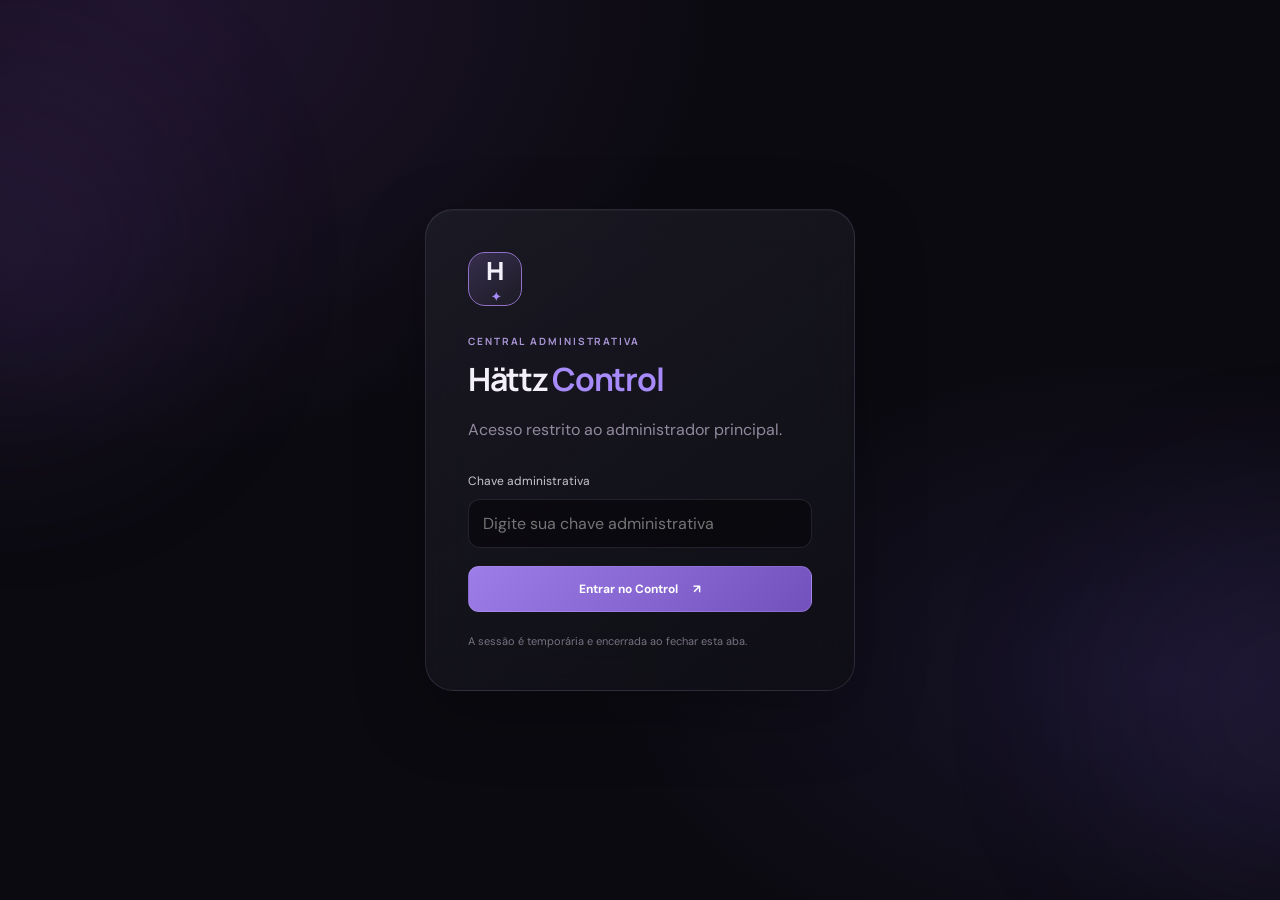
<file: control.html>
<!doctype html>
<html lang="pt-BR">
<head>
  <meta charset="utf-8">
  <meta name="viewport" content="width=device-width, initial-scale=1">
  <meta name="theme-color" content="#09090d">
  <title>Hättz Control</title>
  <link rel="preconnect" href="https://fonts.googleapis.com">
  <link rel="preconnect" href="https://fonts.gstatic.com" crossorigin>
  <link href="https://fonts.googleapis.com/css2?family=DM+Sans:wght@400;500;600;700&family=Manrope:wght@400;500;600;700;800&display=swap" rel="stylesheet">
  <link rel="stylesheet" href="core/design-tokens.css">
  <link rel="stylesheet" href="control.css">
</head>
<body>
  <div class="ambient ambient-one"></div><div class="ambient ambient-two"></div>
  <main class="shell">
    <section id="loginView" class="login-wrap">
      <div class="login-card glass">
        <div class="brand-mark">H<span>✦</span></div>
        <p class="eyebrow">CENTRAL ADMINISTRATIVA</p>
        <h1>Hättz <span>Control</span></h1>
        <p class="muted">Acesso restrito ao administrador principal.</p>
        <form id="loginForm">
          <label for="adminPassword">Chave administrativa</label>
          <input id="adminPassword" type="password" autocomplete="current-password" minlength="24" required placeholder="Digite sua chave administrativa">
          <button class="primary full" type="submit">Entrar no Control <span>↗</span></button>
        </form>
        <p class="login-note">A sessão é temporária e encerrada ao fechar esta aba.</p>
      </div>
    </section>

    <section id="appView" hidden>
      <header class="topbar glass">
        <a class="brand" href="./control.html"><span class="brand-symbol">H✦</span><span>Hättz <b>Control</b><small>ADMIN CONSOLE</small></span></a>
        <div class="top-actions"><span class="secure-label"><i></i> Sessão protegida</span><button id="logoutButton" class="quiet-button">Sair <span>↗</span></button></div>
      </header>

      <div class="layout">
        <aside class="sidebar glass">
          <p class="eyebrow">WORKSPACE</p>
          <button class="nav-item active" data-view="overview"><span>◫</span> Visão geral</button>
          <button class="nav-item" data-view="profiles"><span>▤</span> Perfis na nuvem</button>
          <button class="nav-item" data-view="ecosystem"><span>✧</span> Ecossistema</button>
          <button class="nav-item" data-view="storage"><span>◩</span> Armazenamento</button>
          <button class="nav-item" data-view="maintenance"><span>◷</span> Manutenção</button>
          <button class="nav-item" data-view="ip"><span>⌁</span> IP Intelligence</button>
          <button class="nav-item" data-view="audit"><span>≋</span> Auditoria</button>
          <div class="sidebar-foot"><span class="live-dot"></span> Hättz Share API</div>
        </aside>

        <section class="content-area">
          <section class="view active" id="view-overview">
            <div class="page-heading"><div><p class="eyebrow">OVERVIEW</p><h1>Visão geral</h1><p class="muted">Estado atual da infraestrutura Hättz Share.</p></div><button id="refreshOverview" class="quiet-button">↻ Atualizar</button></div>
            <div class="metric-grid" id="overviewMetrics"><article class="metric glass skeleton"></article><article class="metric glass skeleton"></article><article class="metric glass skeleton"></article><article class="metric glass skeleton"></article></div>
            <div class="panel-grid">
              <article class="panel glass"><div class="panel-heading"><div><p class="eyebrow">SISTEMA</p><h2>Estado operacional</h2></div><span class="status-pill" id="apiStatus">Verificando</span></div><p class="muted" id="systemSummary">Consultando armazenamento e perfis...</p><div class="mini-progress"><span id="overviewStorageBar"></span></div><div class="panel-foot"><span>Uso total</span><strong id="overviewStorageText">—</strong></div></article>
              <article class="panel glass"><div class="panel-heading"><div><p class="eyebrow">CONTROLE</p><h2>Manutenção</h2></div><span class="status-pill" id="maintenanceStatus">Desativada</span></div><p class="muted" id="maintenanceSummary">O acesso público está liberado.</p><button class="secondary" data-open-view="maintenance">Configurar manutenção <span>↗</span></button></article>
            </div>
          </section>

          <section class="view" id="view-profiles">
            <div class="page-heading"><div><p class="eyebrow">CLOUD DATABASE</p><h1>Perfis na nuvem</h1><p class="muted">Pesquise, suspenda, reative ou exclua perfis e suas mídias.</p></div><button id="reloadProfiles" class="quiet-button">↻ Atualizar</button></div>
            <div class="panel glass">
              <div class="toolbar"><input id="profileSearch" class="search-input" type="search" placeholder="Buscar por código ou conteúdo do perfil"><button id="searchProfiles" class="secondary">Buscar</button></div>
              <div class="selection-toolbar"><span id="selectionCount">Nenhum perfil selecionado</span><div><button id="suspendSelected" class="secondary" disabled>Suspender</button><button id="activateSelected" class="secondary" disabled>Reativar</button><button id="deleteSelected" class="danger" disabled>Excluir selecionados</button></div></div>
              <div class="table-wrap"><table><thead><tr><th><input id="selectAllProfiles" type="checkbox" aria-label="Selecionar todos desta página"></th><th>Perfil</th><th>Armazenamento</th><th>Mídias</th><th>Estado</th><th>Atualizado</th></tr></thead><tbody id="profilesTable"><tr><td colspan="6" class="empty">Carregando perfis...</td></tr></tbody></table></div>
              <div class="pagination"><span id="profilesPageLabel">Página 1</span><div><button id="previousPage" class="quiet-button" disabled>← Anterior</button><button id="nextPage" class="quiet-button" disabled>Próxima →</button></div></div>
            </div>
            <p class="warning-note">Os perfis oficiais são protegidos pelo servidor e não podem ser excluídos nem suspensos.</p>
          </section>

          <section class="view" id="view-ecosystem">
            <div class="page-heading"><div><p class="eyebrow">HÄTTZ ECOSYSTEM</p><h1>Ecossistema</h1><p class="muted">Catálogos, molduras, insígnias e benefícios VIP por perfil.</p></div><button id="reloadEcosystem" class="quiet-button">↻ Atualizar</button></div>
            <div class="panel-grid">
              <article class="panel glass"><div class="panel-heading"><div><p class="eyebrow">CATALOGUE</p><h2>Criar ou atualizar item</h2></div></div>
                <div class="field"><label for="catalogKind">Tipo</label><select id="catalogKind"><option value="badges">Insígnia</option><option value="frames">Moldura</option></select></div>
                <div class="field"><label for="catalogId">ID único</label><input id="catalogId" maxlength="48" placeholder="ex.: early-supporter"></div>
                <div class="field"><label for="catalogName">Nome</label><input id="catalogName" maxlength="64" placeholder="Nome exibido"></div>
                <div class="field"><label for="catalogDescription">Descrição</label><textarea id="catalogDescription" maxlength="240" rows="2"></textarea></div>
                <div class="field"><label for="catalogRarity">Raridade</label><select id="catalogRarity"><option value="basic">Basic</option><option value="premium">Premium</option><option value="elite">Elite</option></select></div>
                <div class="field" id="catalogBadgeFields"><label for="catalogCategory">Categoria</label><input id="catalogCategory" maxlength="32" value="community"><label for="catalogIcon">Ícone</label><input id="catalogIcon" maxlength="4" value="✦"></div>
                <button id="saveCatalogItem" class="primary">Salvar item</button>
              </article>
              <article class="panel glass"><div class="panel-heading"><div><p class="eyebrow">PROFILE BENEFITS</p><h2>Gerenciar benefícios</h2></div></div>
                <div class="field"><label for="entitlementCode">Código do perfil</label><input id="entitlementCode" placeholder="HTZ-ABCDE-FGHIJ"></div>
                <div class="field"><label for="vipEnabled">Acesso VIP</label><select id="vipEnabled"><option value="true">Conceder / manter ativo</option><option value="false">Revogar</option></select></div>
                <div class="field"><label for="vipExpiry">Validade (opcional)</label><input id="vipExpiry" type="datetime-local"></div>
                <button id="saveVip" class="secondary">Atualizar VIP</button><p class="muted">Benefício aplicado no backend: limite individual de mídia de 500 MiB enquanto o VIP estiver ativo (250 MiB no plano padrão). O teto global do Hättz não muda.</p>
                <div class="field"><label for="grantBadgeId">Insígnia</label><select id="grantBadgeId"></select><button id="grantBadge" class="secondary">Conceder insígnia</button><button id="revokeBadge" class="quiet-button">Revogar insígnia</button></div>
                <div class="field"><label for="grantFrameId">Moldura</label><select id="grantFrameId"></select><button id="grantFrame" class="secondary">Conceder moldura</button><button id="revokeFrame" class="quiet-button">Revogar moldura</button></div>
                <p class="muted">Todas as operações são validadas no Worker e registradas na auditoria.</p>
              </article>
            </div>
            <article class="panel glass"><div class="panel-heading"><div><p class="eyebrow">PUBLISHED CATALOGUE</p><h2>Itens ativos</h2></div></div><div id="ecosystemCatalog" class="audit-list"><p class="empty">Carregando catálogo...</p></div></article>
          </section>

          <section class="view" id="view-storage">
            <div class="page-heading"><div><p class="eyebrow">CAPACITY</p><h1>Armazenamento</h1><p class="muted">Consumo real contabilizado pelos triggers do D1.</p></div><button id="reloadStorage" class="quiet-button">↻ Atualizar</button></div>
            <article class="panel glass storage-panel"><div class="storage-head"><div><p class="eyebrow">USO GLOBAL</p><h2 id="storageUsed">—</h2><p class="muted" id="storageCapacity">—</p></div><strong id="storagePercent">—</strong></div><div class="large-progress"><span id="storageBar"></span></div><div class="storage-stats"><div><span>Espaço restante</span><strong id="storageRemaining">—</strong></div><div><span>Perfis existentes</span><strong id="storageProfiles">—</strong></div><div><span>Estimativa de perfis adicionais</span><strong id="storageEstimate">—</strong></div></div></article>
            <article class="panel glass"><div class="panel-heading"><div><p class="eyebrow">TOP CONSUMERS</p><h2>Maiores consumidores</h2></div></div><div id="largestProfiles" class="largest-list"></div></article>
          </section>

          <section class="view" id="view-maintenance">
            <div class="page-heading"><div><p class="eyebrow">REMOTE CONTROL</p><h1>Modo de manutenção</h1><p class="muted">O bloqueio é aplicado pela API, não apenas pelo site.</p></div></div>
            <article class="panel glass maintenance-panel"><div class="maintenance-toggle-row"><div><h2>Ativar manutenção global</h2><p class="muted">Perfis oficiais e códigos liberados continuam acessíveis.</p></div><label class="switch"><input id="maintenanceEnabled" type="checkbox"><span></span></label></div><div class="field"><label for="maintenanceTitle">Título</label><input id="maintenanceTitle" maxlength="80" value="Em manutenção"></div><div class="field"><label for="maintenanceMessage">Mensagem</label><textarea id="maintenanceMessage" rows="3" maxlength="500">Voltamos em breve.</textarea></div><div class="field"><label for="maintenanceAllowlist">Códigos liberados (um por linha)</label><textarea id="maintenanceAllowlist" rows="3" placeholder="HTZ-ABCDE-FGHIJ"></textarea><small>Máximo de 100 códigos. Os dois perfis oficiais já são liberados automaticamente.</small></div>
              <div class="maintenance-editor-head"><div><p class="eyebrow">APARÊNCIA</p><h2>Fundo da manutenção</h2><p class="muted">Personalize a tela pública sem alterar o layout do site.</p></div><span class="editor-chip">LIVE PREVIEW</span></div>
              <div class="maintenance-editor-grid">
                <div class="maintenance-controls">
                  <div class="field"><label for="maintenanceBackgroundFile">Enviar imagem ou vídeo</label><input id="maintenanceBackgroundFile" type="file" accept="image/jpeg,image/png,image/webp,image/gif,video/mp4,video/webm,video/quicktime"><small>JPG, PNG, WEBP, GIF, MP4, WEBM ou MOV · até 75 MB. O arquivo fica no Supabase Storage.</small><button type="button" id="uploadMaintenanceBackground" class="secondary">Enviar fundo</button></div>
                  <div class="field"><label for="maintenanceBackgroundUrl">Ou usar URL HTTPS</label><input id="maintenanceBackgroundUrl" type="url" placeholder="https://..."><small>Use um link direto para uma imagem ou vídeo.</small></div>
                  <div class="field"><label for="maintenanceBackgroundType">Tipo de fundo</label><select id="maintenanceBackgroundType"><option value="color">Gradiente escuro</option><option value="image">Imagem</option><option value="video">Vídeo</option></select></div>
                  <div class="field"><label for="maintenanceAccent">Cor de destaque</label><input id="maintenanceAccent" type="color" value="#9b7add"></div>
                  <div class="field range-field"><label for="maintenanceOverlay">Escurecimento <output id="maintenanceOverlayValue">62%</output></label><input id="maintenanceOverlay" type="range" min="0" max="95" value="62"></div>
                  <div class="field range-field"><label for="maintenanceBlur">Desfoque <output id="maintenanceBlurValue">0 px</output></label><input id="maintenanceBlur" type="range" min="0" max="30" value="0"></div>
                  <div class="field"><button type="button" id="clearMaintenanceBackground" class="quiet-button">Remover mídia de fundo</button></div>
                </div>
                <div class="maintenance-preview-wrap"><div id="maintenancePreview" class="maintenance-preview"><div class="maintenance-preview-shade"></div><div class="maintenance-preview-card"><span class="preview-mark">H✦</span><small>HÄTTZ SHARE</small><h3 id="maintenancePreviewTitle">Em manutenção</h3><p id="maintenancePreviewMessage">Voltamos em breve.</p><span class="preview-foot">VOLTAREMOS EM BREVE</span></div></div><small>Prévia aproximada da tela exibida aos visitantes.</small></div>
              </div>
              <button id="saveMaintenance" class="primary">Salvar configuração <span>↗</span></button></article>
          </section>

          <section class="view" id="view-ip">
            <div class="page-heading"><div><p class="eyebrow">RESTRICTED INTELLIGENCE</p><h1>IP Intelligence</h1><p class="muted">Dados sensíveis visíveis somente nesta sessão de administrador principal.</p></div><button id="reloadIp" class="quiet-button">↻ Atualizar</button></div>
            <div class="privacy-banner"><span>⌁</span><div><strong>Acesso exclusivo</strong><p>IPs são armazenados criptografados. Outros administradores e usuários não possuem endpoint de leitura.</p></div></div>
            <article class="panel glass"><div class="toolbar"><input id="ipProfileFilter" class="search-input" placeholder="Filtrar por código de perfil"><button id="searchIp" class="secondary">Consultar</button><button id="clearIpEvents" class="quiet-button danger-action" type="button">⌫ Limpar histórico</button></div><p class="muted" id="vpnProviderStatus">A classificação de VPN/proxy depende do provedor de reputação configurado.</p><div class="table-wrap"><table><thead><tr><th>IP</th><th>Perfil</th><th>Localização</th><th>ISP / ASN</th><th>VPN / Proxy / Tor</th><th>Evento</th><th>Data</th></tr></thead><tbody id="ipTable"><tr><td colspan="7" class="empty">Carregando eventos...</td></tr></tbody></table></div></article>
          </section>

          <section class="view" id="view-audit">
            <div class="page-heading"><div><p class="eyebrow">SECURITY LOG</p><h1>Auditoria</h1><p class="muted">Histórico de ações administrativas e tentativas de acesso.</p></div><button id="reloadAudit" class="quiet-button">↻ Atualizar</button></div>
            <article class="panel glass"><div id="auditList" class="audit-list"><p class="empty">Carregando eventos...</p></div></article>
          </section>
        </section>
      </div>
      <div id="toast" class="toast" role="status" aria-live="polite"></div>
      <footer class="footer">HÄTTZ CONTROL <span>✦</span> PRIVATE ADMINISTRATION</footer>
    </section>
  </main>
  <script src="share-config.js"></script>
  <script src="core/hattz-core.js"></script>
  <script src="control.js"></script>
</body>
</html>
</file>
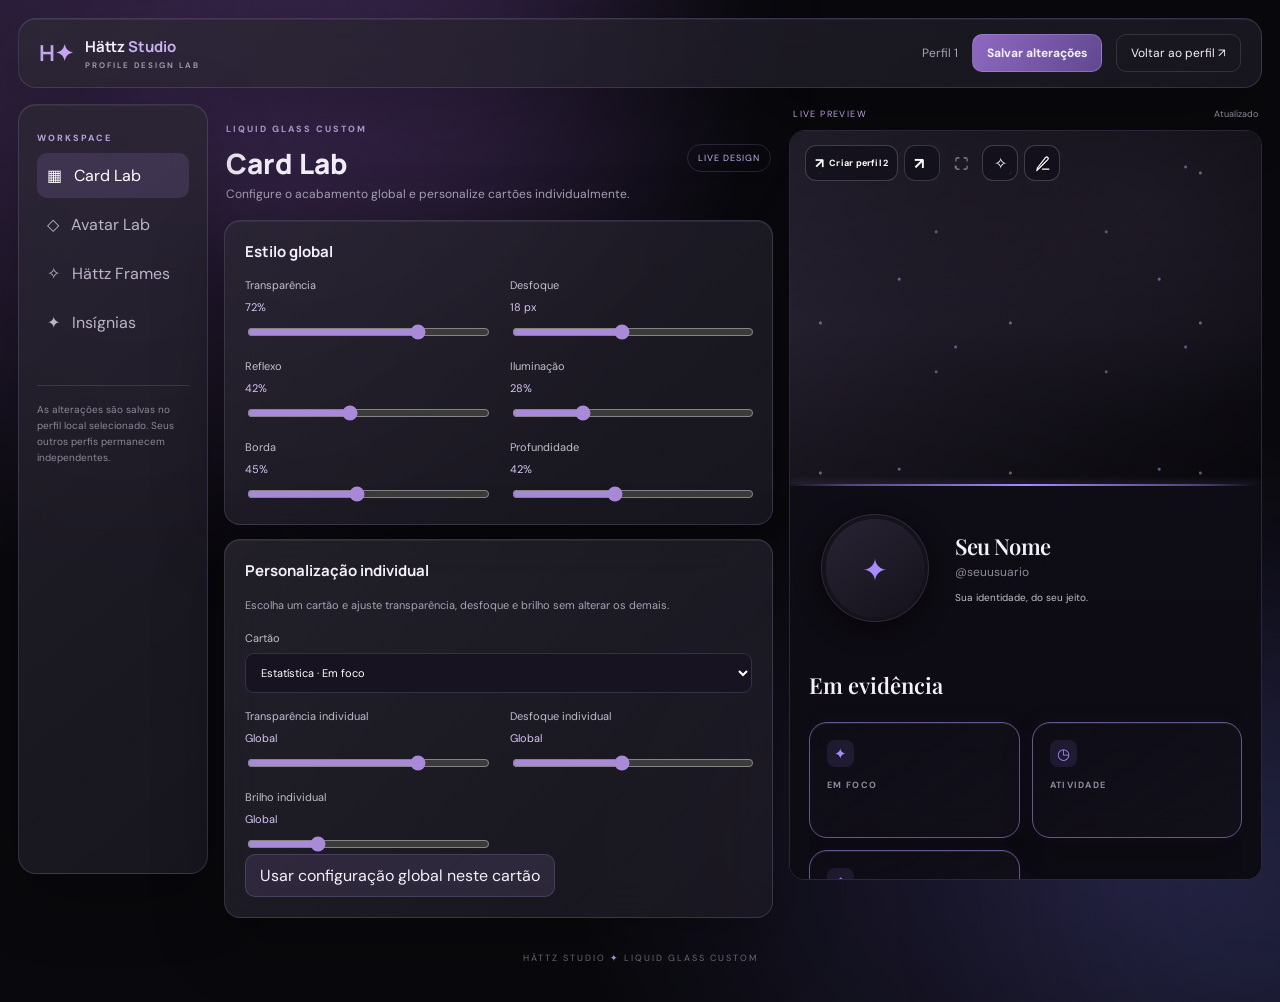
<file: studio.html>
<!doctype html>
<html lang="pt-BR">
<head>
  <meta charset="utf-8"><meta name="viewport" content="width=device-width, initial-scale=1">
  <meta name="theme-color" content="#09090d"><title>Hättz Studio</title>
  <link rel="preconnect" href="https://fonts.googleapis.com"><link rel="preconnect" href="https://fonts.gstatic.com" crossorigin>
  <link href="https://fonts.googleapis.com/css2?family=DM+Sans:wght@400;500;600;700&family=Manrope:wght@400;500;600;700;800&display=swap" rel="stylesheet">
  <link rel="stylesheet" href="core/design-tokens.css"><link rel="stylesheet" href="studio.css">
</head>
<body>
  <div class="ambient ambient-a"></div><div class="ambient ambient-b"></div>
  <main class="studio-shell">
    <header class="studio-top glass"><a class="brand" href="./index.html"><span class="brand-symbol">H✦</span><span>Hättz <b>Studio</b><small>PROFILE DESIGN LAB</small></span></a><div class="top-right"><span id="activeProfileLabel">Perfil 1</span><button id="saveStudio" class="primary">Salvar alterações</button><a class="quiet" id="backToProfile" href="./index.html">Voltar ao perfil ↗</a></div></header>
    <div class="studio-layout">
      <aside class="studio-sidebar glass">
        <p class="eyebrow">WORKSPACE</p>
        <button class="studio-nav active" data-panel="cards">▦ <span>Card Lab</span></button>
        <button class="studio-nav" data-panel="avatar">◇ <span>Avatar Lab</span></button>
        <button class="studio-nav" data-panel="frames">✧ <span>Hättz Frames</span></button>
        <button class="studio-nav" data-panel="badges">✦ <span>Insígnias</span></button>
        <div class="side-note">As alterações são salvas no perfil local selecionado. Seus outros perfis permanecem independentes.</div>
      </aside>
      <section class="studio-workspace">
        <section class="studio-panel active" id="panel-cards">
          <div class="heading"><div><p class="eyebrow">LIQUID GLASS CUSTOM</p><h1>Card Lab</h1><p>Configure o acabamento global e personalize cartões individualmente.</p></div><span class="live-chip">LIVE DESIGN</span></div>
          <article class="glass editor-card"><h2>Estilo global</h2><div class="control-grid">
            <label>Transparência <output id="opacityOut">72%</output><input data-glass="opacity" type="range" min="0" max="100" value="72"></label>
            <label>Desfoque <output id="blurOut">18 px</output><input data-glass="blur" type="range" min="0" max="40" value="18"></label>
            <label>Reflexo <output id="reflectionOut">42%</output><input data-glass="reflection" type="range" min="0" max="100" value="42"></label>
            <label>Iluminação <output id="glowOut">28%</output><input data-glass="glow" type="range" min="0" max="100" value="28"></label>
            <label>Borda <output id="borderOut">45%</output><input data-glass="border" type="range" min="0" max="100" value="45"></label>
            <label>Profundidade <output id="depthOut">42%</output><input data-glass="depth" type="range" min="0" max="100" value="42"></label>
          </div></article>
          <article class="glass editor-card"><h2>Personalização individual</h2><p class="muted">Escolha um cartão e ajuste transparência, desfoque e brilho sem alterar os demais.</p>
            <div class="field"><label for="cardTarget">Cartão</label><select id="cardTarget"><option value="stat_focus">Estatística · Em foco</option><option value="stat_activity">Estatística · Atividade</option><option value="stat_interest">Estatística · Interesse</option><option value="detail_information">Detalhe · Informação</option><option value="detail_preference">Detalhe · Preferência</option></select></div>
            <div class="control-grid"><label>Transparência individual <output id="cardOpacityOut">Global</output><input id="cardOpacity" type="range" min="0" max="100" value="72"></label><label>Desfoque individual <output id="cardBlurOut">Global</output><input id="cardBlur" type="range" min="0" max="40" value="18"></label><label>Brilho individual <output id="cardGlowOut">Global</output><input id="cardGlow" type="range" min="0" max="100" value="28"></label></div>
            <button id="resetCard" class="secondary">Usar configuração global neste cartão</button>
          </article>
        </section>
        <section class="studio-panel" id="panel-avatar">
          <div class="heading"><div><p class="eyebrow">AVATAR CUSTOMIZATION</p><h1>Avatar Lab</h1><p>Ajuste a moldura, posição e iluminação ao redor do avatar.</p></div></div>
          <article class="glass editor-card"><div class="avatar-demo"><div class="demo-avatar">H</div><div class="demo-frame">✧</div></div><div class="control-grid">
            <label>Tamanho <output id="avatarSizeOut">150 px</output><input data-avatar="size" type="range" min="110" max="220" value="150"></label>
            <label>Espessura <output id="avatarThicknessOut">2 px</output><input data-avatar="thickness" type="range" min="1" max="8" value="2"></label>
            <label>Posição horizontal <output id="avatarOffsetXOut">0 px</output><input data-avatar="offsetX" type="range" min="-30" max="30" value="0"></label>
            <label>Posição vertical <output id="avatarOffsetYOut">0 px</output><input data-avatar="offsetY" type="range" min="-30" max="30" value="0"></label>
            <label>Iluminação <output id="avatarLightingOut">65%</output><input data-avatar="lighting" type="range" min="0" max="100" value="65"></label>
          </div></article>
        </section>
        <section class="studio-panel" id="panel-frames">
          <div class="heading"><div><p class="eyebrow">FRAME COLLECTION</p><h1>Hättz Frames</h1><p>Catálogo de molduras. A Amethyst é a primeira moldura integrada ao editor.</p></div></div>
          <article class="glass editor-card"><div class="frame-grid">
            <button class="frame-option" data-frame="none"><span class="frame-preview plain">○</span><b>Sem moldura</b><small>Basic</small></button>
            <button class="frame-option selected" data-frame="amethyst"><span class="frame-preview amethyst">✧</span><b>Amethyst</b><small>Elite · Hättz original</small></button>
            <button class="frame-option" data-frame="celestial"><span class="frame-preview celestial">✦</span><b>Celestial</b><small>Basic</small></button>
            <button class="frame-option" data-frame="gothic"><span class="frame-preview">♜</span><b>Gothic</b><small>Premium</small></button>
            <button class="frame-option" data-frame="royal"><span class="frame-preview royal">♛</span><b>Royal</b><small>Premium</small></button>
            <button class="frame-option" data-frame="floral"><span class="frame-preview">❀</span><b>Floral</b><small>Basic</small></button>
            <button class="frame-option" data-frame="ornate"><span class="frame-preview">✥</span><b>Ornate</b><small>Premium</small></button>
            <button class="frame-option" data-frame="dark"><span class="frame-preview">◈</span><b>Dark</b><small>Basic</small></button>
            <button class="frame-option" data-frame="halo"><span class="frame-preview">☼</span><b>Halo</b><small>Premium</small></button>
            <button class="frame-option" data-frame="vintage"><span class="frame-preview">❖</span><b>Vintage</b><small>Basic</small></button>
            <button class="frame-option" data-frame="wings"><span class="frame-preview">♧</span><b>Wings</b><small>Elite</small></button>
            <button class="frame-option" data-frame="skulls"><span class="frame-preview">☠</span><b>Skulls</b><small>Elite</small></button>
            <button class="frame-option" data-frame="thorn"><span class="frame-preview">❧</span><b>Thorn</b><small>Premium</small></button>
          </div><p class="muted">A coleção local inclui os estilos vetoriais existentes e a nova moldura Amethyst. O catálogo remoto pode ser administrado pelo Control após aplicar a migração.</p></article>
        </section>
        <section class="studio-panel" id="panel-badges">
          <div class="heading"><div><p class="eyebrow">COLLECTIBLES</p><h1>Insígnias</h1><p>Consulte a coleção disponível no catálogo do Hättz.</p></div><button id="reloadCatalog" class="secondary">Atualizar catálogo</button></div>
          <article class="glass editor-card"><div id="badgeCatalog" class="catalog-grid"><p class="muted">Carregando catálogo...</p></div><p class="muted">A concessão e revogação de insígnias são operações administrativas no Hättz Control.</p></article>
        </section>
        <div id="studioToast" class="toast" role="status" aria-live="polite"></div>
      </section>
      <aside class="preview-column"><div class="preview-heading"><span>LIVE PREVIEW</span><span id="previewState">Atualizado</span></div><iframe id="profilePreview" title="Pré-visualização do perfil" loading="lazy"></iframe></aside>
    </div>
    <footer>HÄTTZ STUDIO <span>✦</span> LIQUID GLASS CUSTOM</footer>
  </main>
  <script src="share-config.js"></script><script src="core/hattz-core.js"></script><script src="studio.js"></script>
</body></html>
</file>
<file: core/design-tokens.css>
:root {
  color-scheme: dark;
  --hattz-color-bg: #0b0a10;
  --hattz-color-bg-elevated: #14121b;
  --hattz-color-surface: #1b1723;
  --hattz-color-accent: #a78bfa;
  --hattz-color-accent-strong: #8b68d5;
  --hattz-color-text: #f4f0fa;
  --hattz-color-muted: #91899d;
  --hattz-color-border: #302a3a;
  --hattz-color-danger: #e28b9a;
  --hattz-color-success: #8bd7b4;
  --hattz-font-sans: "DM Sans", sans-serif;
  --hattz-font-display: "Manrope", "DM Sans", sans-serif;
  --hattz-space-1: 4px;
  --hattz-space-2: 8px;
  --hattz-space-3: 12px;
  --hattz-space-4: 16px;
  --hattz-space-5: 20px;
  --hattz-space-6: 24px;
  --hattz-radius-sm: 10px;
  --hattz-radius-md: 14px;
  --hattz-radius-lg: 20px;
  --hattz-radius-xl: 28px;
  --hattz-glass-bg: rgba(20, 18, 27, .72);
  --hattz-glass-border: rgba(198, 177, 235, .14);
  --hattz-glass-blur: 22px;
  --hattz-shadow-panel: 0 22px 70px rgba(0, 0, 0, .28);
  --hattz-motion-fast: .18s ease;
  --hattz-motion-normal: .28s ease;
}
</file>
<file: style.css>
:root {
  --background: var(--hattz-color-bg);
  --gradient: #292333;
  --card: var(--hattz-color-bg-elevated);
  --accent: var(--hattz-color-accent);
  --text: var(--hattz-color-text);
  --muted: var(--hattz-color-muted);
  --border: var(--hattz-color-border);
  --font: var(--hattz-font-sans);

  --transition-fast: var(--hattz-motion-fast);
  --transition-normal: var(--hattz-motion-normal);
}

* {
  box-sizing: border-box;
  margin: 0;
  padding: 0;
}

body {
  min-height: 100vh;
  min-height: 100dvh;
  padding: 0;

  background:
    radial-gradient(
      ellipse at 50% 0%,
      color-mix(in srgb, var(--accent) 10%, transparent),
      transparent 43%
    ),
    var(--background);

  color: var(--text);
  font-family: var(--font);
  transition: background .25s, color .25s;
}

button,
input,
textarea,
select {
  font: inherit;
}

button {
  cursor: pointer;
}

[hidden] {
  display: none !important;
}

.page {
  width: 100%;
  min-height: 100vh;
  min-height: 100dvh;
  margin: 0 auto;
}

.profile-card {
  position: relative;
  isolation: isolate;
  overflow: hidden;
  width: 100%;
  min-height: 100vh;
  min-height: 100dvh;
  display: flex;
  flex-direction: column;
  border: 0;
  border-radius: 0;
  background: var(--card);
  box-shadow: none;
}

.card-background {
  position: absolute;
  z-index: 0;
  inset: 0;
  overflow: hidden;
  pointer-events: none;
  border-radius: inherit;
}

.card-background img,
.card-background video {
  position: absolute;
  inset: 0;
  width: 100%;
  height: 100%;
  object-fit: cover;
  object-position: var(--card-bg-position, center);
}

.card-background-overlay {
  position: absolute;
  inset: 0;
  background: linear-gradient(180deg, #0b091080, #0b0910b8 42%, #0b0910d9);
}

.profile-card > .banner,
.profile-card > .profile-content {
  position: relative;
  z-index: 1;
}

.banner {
  height: clamp(170px, 27vh, 300px);
  height: clamp(170px, 27dvh, 300px);
  position: relative;
  overflow: hidden;

  background:
    radial-gradient(
      ellipse at 75% 20%,
      color-mix(in srgb, var(--accent) 25%, transparent),
      transparent 45%
    ),
    linear-gradient(120deg, var(--gradient), var(--background));
}

.banner-media {
  position: absolute;
  inset: 0;

  width: 100%;
  height: 100%;

  object-fit: cover;
}

.banner-overlay {
  position: absolute;
  inset: 0;

  pointer-events: none;

  background: linear-gradient(
    180deg,
    #00000035,
    transparent 55%,
    #00000045
  );
}

.banner-heading {
  min-width: 0;
  max-width: min(72%, 620px);
  display: flex;
  flex-direction: column;
  align-items: flex-start;
  gap: 7px;
  color: #fff;
  text-shadow: 0 2px 18px #0009;
  pointer-events: none;
}

.banner-title {
  font-size: clamp(15px, 2.1vw, 25px);
  line-height: 1.08;
  font-weight: 800;
  letter-spacing: .16em;
  text-transform: uppercase;
  overflow-wrap: anywhere;
}

.banner-subtitle {
  max-width: 100%;
  color: #ffffffd9;
  font-size: clamp(10px, 1.15vw, 13px);
  line-height: 1.45;
  font-weight: 500;
  letter-spacing: .045em;
  overflow-wrap: anywhere;
}

.banner-actions {
  position: absolute;
  z-index: 2;
  inset: 20px 22px auto;

  display: flex;
  align-items: center;
  justify-content: space-between;
}

.eyebrow,
.section-kicker {
  color: var(--accent);
  font-size: 9px;
  font-weight: 700;
  letter-spacing: 2.1px;
}

.icon-button {
  width: 39px;
  height: 39px;

  display: grid;
  place-items: center;

  border: 1px solid #ffffff30;
  border-radius: 11px;

  background: #100e18aa;
  color: white;

  backdrop-filter: blur(10px);
  transition: var(--transition-fast);
}

.icon-button:hover {
  border-color: var(--accent);
  background: #201a2c;
  transform: translateY(-2px);
}

.icon-button svg {
  width: 17px;

  fill: none;
  stroke: currentColor;
  stroke-width: 1.7;
  stroke-linecap: round;
  stroke-linejoin: round;
}

.banner-tool-actions {
  display: flex;
  align-items: center;
  gap: 8px;
}

.profile-switch-button {
  min-height: 39px;
  display: inline-flex;
  align-items: center;
  justify-content: center;
  gap: 7px;
  padding: 0 12px;
  border: 1px solid #ffffff30;
  border-radius: 11px;
  background: #100e18aa;
  color: #fff;
  font-size: 10px;
  font-weight: 700;
  letter-spacing: .025em;
  white-space: nowrap;
  backdrop-filter: blur(10px);
  -webkit-backdrop-filter: blur(10px);
  transition: border-color .2s ease, background .2s ease, transform .2s ease;
}

.profile-switch-button:hover {
  border-color: var(--accent);
  background: #201a2c;
  transform: translateY(-2px);
}

.profile-switch-icon {
  font-size: 14px;
  line-height: 1;
}

.profile-content {
  flex: 1 0 auto;
  display: flex;
  flex-direction: column;
  padding: 0 clamp(18px, 4vw, 56px) 24px;
}

.identity-section {
  min-height: 138px;

  display: flex;
  align-items: center;
  gap: 24px;

  position: relative;
  z-index: 2;

  margin-top: -48px;
}

.avatar-area {
  width: 140px;
  height: 140px;
  flex: 0 0 140px;

  position: relative;

  display: grid;
  place-items: center;
}

.avatar-photo {
  width: 112px;
  height: 112px;

  position: relative;
  z-index: 2;

  overflow: hidden;

  border: 4px solid var(--card);
  border-radius: 50%;

  background: #211d2b;

  box-shadow:
    0 0 0 1px var(--border),
    0 8px 25px #0008;
}

.avatar-photo img,
.avatar-photo video {
  width: 100%;
  height: 100%;

  display: block;

  object-fit: cover;
}

.avatar-placeholder {
  width: 100%;
  height: 100%;

  display: grid;
  place-items: center;

  background: linear-gradient(145deg, var(--gradient), var(--card));

  color: var(--accent);
  font-family: "Playfair Display", serif;
  font-size: 31px;
}

.avatar-frame {
  width: 150px;
  height: 150px;

  position: absolute;
  z-index: 3;

  top: 50%;
  left: 50%;

  overflow: visible;
  pointer-events: none;

  transform: translate(-50%, -50%);
}

.avatar-frame svg {
  width: 100%;
  height: 100%;

  display: block;
  overflow: visible;
}

.identity-info {
  flex: 1;
  min-width: 0;
  padding-bottom: 13px;
}

.name-line {
  display: flex;
  align-items: center;
  flex-wrap: wrap;
  gap: 9px;
}

.name-line h1 {
  font-family: "Playfair Display", serif;
  font-size: clamp(25px, 4vw, 34px);
  font-weight: 600;
  letter-spacing: -.7px;

  overflow-wrap: anywhere;
}

.verified-badge {
  width: 24px;
  height: 24px;
  flex: 0 0 24px;
  display: inline-grid;
  place-items: center;
  position: relative;
  top: 1px;
  border-radius: 50%;
  color: #fff;
  filter: drop-shadow(0 2px 5px color-mix(in srgb, var(--accent) 38%, transparent));
}

.verified-badge[hidden] {
  display: none !important;
}

.verified-badge svg {
  display: block;
  width: 100%;
  height: 100%;
  overflow: visible;
}

.verified-badge .verified-seal {
  fill: var(--verified-color, #729cff);
  stroke: #dce8ff;
  stroke-width: .7;
  stroke-linejoin: round;
}

.verified-badge .verified-check {
  fill: none;
  stroke: #fff;
  stroke-width: 2.15;
  stroke-linecap: round;
  stroke-linejoin: round;
}

.username {
  margin-top: 3px;

  color: var(--muted);
  font-size: 12px;
}

.bio {
  max-width: 490px;
  margin-top: 10px;

  color: #c4bdce;
  font-size: 12px;
  line-height: 1.65;

  overflow-wrap: anywhere;
}

.badges {
  display: flex;
  flex-wrap: wrap;
  gap: 7px;

  margin-top: 12px;
}

.badge {
  padding: 5px 10px;

  border: 1px solid color-mix(in srgb, var(--accent) 30%, var(--border));
  border-radius: 20px;

  background: color-mix(in srgb, var(--accent) 9%, transparent);

  color: var(--accent);
  font-size: 9px;
  font-weight: 600;
}

.content-section {
  margin-top: 36px;
}

.section-heading {
  display: flex;
  align-items: center;
  justify-content: space-between;

  margin-bottom: 17px;
}

.section-heading h2 {
  margin-top: 5px;

  font-family: "Playfair Display", serif;
  font-size: 22px;
  font-weight: 600;
}

.stats-grid {
  display: grid;
  grid-template-columns: repeat(3, minmax(0, 1fr));
  gap: 12px;
}

.details-grid {
  display: grid;
  grid-template-columns: repeat(3, minmax(0, 1fr));
  gap: 12px;
}

.section-description {
  margin-top: 5px;
  color: var(--muted);
  font-size: 11px;
  line-height: 1.5;
}

.stat-card {
  min-height: 112px;
  padding: 17px;

  position: relative;
  overflow: hidden;

  border: 1px solid var(--border);
  border-radius: 14px;

  background:
    linear-gradient(
      145deg,
      color-mix(in srgb, var(--accent) 5%, transparent),
      transparent 75%
    ),
    var(--card);

  transition:
    border-color var(--transition-fast),
    transform var(--transition-fast);
}

.stat-card:hover {
  transform: translateY(-2px);

  border-color: color-mix(
    in srgb,
    var(--accent) 45%,
    var(--border)
  );
}

.stat-icon {
  width: 27px;
  height: 27px;

  display: grid;
  place-items: center;

  margin-bottom: 12px;

  border-radius: 8px;

  background: color-mix(in srgb, var(--accent) 11%, transparent);
  color: var(--accent);

  font-size: 15px;
}

.stat-label {
  display: block;

  color: var(--muted);
  font-size: 9px;
  font-weight: 700;
  letter-spacing: 1.3px;
}

.stat-value {
  display: block;
  min-height: 24px;

  margin-top: 5px;

  color: var(--text);
  font-family: "Playfair Display", serif;
  font-size: 20px;
  font-weight: 600;

  overflow-wrap: anywhere;
}

.details-grid {
  display: grid;
  grid-template-columns: repeat(3, minmax(0, 1fr));
  gap: 12px;
}

.detail-card {
  min-height: 82px;
  padding: 15px;

  display: flex;
  align-items: flex-start;
  gap: 12px;

  border: 1px solid var(--border);
  border-radius: 13px;

  background: var(--card);

  transition:
    border-color var(--transition-fast),
    transform var(--transition-fast);
}

.detail-card:hover {
  transform: translateY(-2px);

  border-color: color-mix(
    in srgb,
    var(--accent) 45%,
    var(--border)
  );
}

.detail-icon {
  width: 31px;
  height: 31px;
  flex: 0 0 31px;

  display: grid;
  place-items: center;

  border-radius: 9px;

  background: color-mix(in srgb, var(--accent) 12%, transparent);
  color: var(--accent);

  font-size: 15px;
}

.detail-content {
  min-width: 0;
  flex: 1;
}

.detail-label {
  display: block;

  color: var(--muted);
  font-size: 9px;
  font-weight: 700;
  letter-spacing: 1.1px;
}

.detail-value {
  min-height: 16px;
  margin-top: 7px;

  color: var(--text);
  font-size: 11px;
  line-height: 1.5;

  overflow-wrap: anywhere;
}

.music-player {
  display: flex;
  align-items: center;
  gap: 13px;

  margin-top: 28px;
  padding: 13px 15px;

  border: 1px solid var(--border);
  border-radius: 13px;

  background: linear-gradient(
    100deg,
    color-mix(in srgb, var(--accent) 9%, var(--card)),
    var(--card)
  );
}

.music-cover {
  width: 39px;
  height: 39px;

  display: grid;
  place-items: center;

  border-radius: 10px;

  background: color-mix(in srgb, var(--accent) 17%, var(--card));
  color: var(--accent);

  font-size: 19px;
}

.music-info {
  flex: 1;
  min-width: 0;
}

.music-caption {
  display: block;

  margin-bottom: 4px;

  color: var(--muted);
  font-size: 8px;
  letter-spacing: 1.4px;
}

.music-info strong {
  display: block;
  overflow: hidden;

  color: var(--text);
  font-size: 11px;

  text-overflow: ellipsis;
  white-space: nowrap;
}

.music-play {
  width: 35px;
  height: 35px;

  border: 0;
  border-radius: 50%;

  background: var(--accent);
  color: #17121f;

  font-size: 11px;
}

.profile-footer {
  margin-top: auto;
  display: flex;
  align-items: center;
  justify-content: space-between;
  gap: 12px;

  margin-top: auto;
  padding-top: 17px;

  border-top: 1px solid var(--border);

  color: var(--muted);
  font-size: 10px;
}

.footer-signature {
  font-size: 8px;
  letter-spacing: 1.3px;
}

.footer-signature i {
  color: var(--accent);
  font-style: normal;
}

.page-caption {
  margin-top: 18px;

  color: #716a7b;
  font-size: 10px;
  text-align: center;
  letter-spacing: .5px;
}

.avatar-frame .ring-main {
  transform-origin: 95px 95px;
  animation: frame-glow 5s ease-in-out infinite;
}

.avatar-frame .ring-secondary {
  transform-origin: 95px 95px;
  animation: frame-orbit 42s linear infinite;
}

.avatar-frame .ornament {
  transform-box: fill-box;
  transform-origin: center;
  animation: frame-shimmer 4.5s ease-in-out infinite;
}

.avatar-frame .fine-line {
  transition: stroke .4s ease, opacity .4s ease;
}

@keyframes frame-glow {
  0%, 100% {
    opacity: .85;
    filter: drop-shadow(0 0 1px currentColor);
  }

  50% {
    opacity: 1;
    filter: drop-shadow(0 0 3px currentColor);
  }
}

@keyframes frame-orbit {
  from { transform: rotate(0deg); }
  to { transform: rotate(360deg); }
}

@keyframes frame-shimmer {
  0%, 100% { opacity: .82; }
  50% { opacity: 1; }
}

.frame-celestial .ring-main {
  stroke: #d9dce8;
  stroke-width: 1.8;
}

.frame-celestial .ring-secondary {
  stroke: #aeb5cb;
  stroke-width: 1;
  stroke-dasharray: 1.5 4;
}

.frame-celestial .ornament {
  fill: #e8e9f3;
  stroke: #9ba4bd;
  stroke-width: 1;
}

.frame-celestial .fine-line {
  fill: none;
  stroke: #b8bfd2;
  stroke-width: 1.4;
  stroke-linecap: round;
}

.frame-gothic .ring-main {
  stroke: #a99aaa;
  stroke-width: 2.2;
}

.frame-gothic .ring-secondary {
  stroke: #66566a;
  stroke-width: 1.3;
}

.frame-gothic .ornament {
  fill: #c7b8c8;
  stroke: #55465b;
  stroke-width: 1.2;
}

.frame-gothic .fine-line {
  fill: none;
  stroke: #a99aaa;
  stroke-width: 2;
  stroke-linecap: round;
  stroke-linejoin: round;
}

.frame-royal .ring-main {
  stroke: #d5ad62;
  stroke-width: 2.3;
}

.frame-royal .ring-secondary {
  stroke: #8c6939;
  stroke-width: 1;
  stroke-dasharray: 2 4;
}

.frame-royal .ornament {
  fill: #e5c37e;
  stroke: #87602f;
  stroke-width: 1.2;
}

.frame-royal .fine-line {
  fill: none;
  stroke: #d5ad62;
  stroke-width: 2;
  stroke-linecap: round;
  stroke-linejoin: round;
}

.frame-floral .ring-main {
  stroke: #b995aa;
  stroke-width: 1.6;
}

.frame-floral .ring-secondary {
  stroke: #775d72;
  stroke-width: 1;
  stroke-dasharray: 2 4;
}

.frame-floral .ornament {
  fill: #d6afc4;
  stroke: #8b6683;
  stroke-width: 1;
}

.frame-floral .fine-line {
  fill: none;
  stroke: #a77f9b;
  stroke-width: 1.8;
  stroke-linecap: round;
  stroke-linejoin: round;
}

.frame-ornate .ring-main {
  stroke: #c2a77c;
  stroke-width: 1.8;
}

.frame-ornate .ring-secondary {
  stroke: #806a4d;
  stroke-width: 1;
  stroke-dasharray: 1 3;
}

.frame-ornate .ornament {
  fill: #ddc69e;
  stroke: #856c4c;
  stroke-width: 1.1;
}

.frame-ornate .fine-line {
  fill: none;
  stroke: #c2a77c;
  stroke-width: 1.8;
  stroke-linecap: round;
  stroke-linejoin: round;
}

.frame-dark .ring-main {
  stroke: #8c8296;
  stroke-width: 2;
}

.frame-dark .ring-secondary {
  stroke: #4e4558;
  stroke-width: 1;
  stroke-dasharray: 3 3;
}

.frame-dark .ornament {
  fill: #aaa0b4;
  stroke: #51485a;
  stroke-width: 1.3;
}

.frame-dark .fine-line {
  fill: none;
  stroke: #92869c;
  stroke-width: 2;
  stroke-linecap: round;
}

.frame-halo .ring-main {
  stroke: #d4c9ff;
  stroke-width: 2;
}

.frame-halo .ring-secondary {
  stroke: #a99adf;
  stroke-width: 1;
  stroke-dasharray: 1 5;
}

.frame-halo .ornament {
  fill: #e5ddff;
  stroke: #a99adf;
  stroke-width: 1;
}

.frame-halo .fine-line {
  fill: none;
  stroke: #c3b5f2;
  stroke-width: 1.5;
  stroke-linecap: round;
}

.frame-vintage .ring-main {
  stroke: #c59b70;
  stroke-width: 2.5;
}

.frame-vintage .ring-secondary {
  stroke: #806047;
  stroke-width: 1;
}

.frame-vintage .ornament {
  fill: #d8b38c;
  stroke: #806047;
  stroke-width: 1.2;
}

.frame-vintage .fine-line {
  fill: none;
  stroke: #b78c62;
  stroke-width: 1.8;
  stroke-linecap: round;
}

.avatar-frame .frame-highlight {
  opacity: .75;
  animation: frame-highlight 6s ease-in-out infinite;
}

@keyframes frame-highlight {
  0%, 100% { opacity: .35; }
  50% { opacity: .9; }
}

@media (prefers-reduced-motion: reduce) {
  *,
  *::before,
  *::after {
    scroll-behavior: auto !important;
    animation-duration: .01ms !important;
    animation-iteration-count: 1 !important;
    transition-duration: .01ms !important;
  }

  .avatar-frame .ring-main,
  .avatar-frame .ring-secondary,
  .avatar-frame .ornament,
  .avatar-frame .frame-highlight {
    animation: none !important;
  }
}

.toast {
  position: fixed;
  z-index: 1000;

  left: 50%;
  bottom: 25px;

  padding: 12px 18px;

  border: 1px solid var(--border);
  border-radius: 11px;

  background: #211c2a;
  color: white;

  font-size: 11px;

  opacity: 0;
  pointer-events: none;

  transform: translate(-50%, 12px);

  transition: var(--transition-normal);
}

.toast.visible {
  opacity: 1;
  transform: translate(-50%, 0);
}

.modal-backdrop {
  position: fixed;
  z-index: 100;
  inset: 0;

  display: none;
  align-items: center;
  justify-content: center;

  padding: 18px;

  background: #050408d4;
  backdrop-filter: blur(9px);
}

.modal-backdrop.open {
  display: flex;
}

.editor-modal {
  width: min(100%, 690px);
  height: min(92vh, 880px);
  max-height: min(92vh, 880px);
  min-height: 0;

  display: flex;
  flex-direction: column;

  overflow: hidden;

  border: 1px solid var(--border);
  border-radius: 18px;

  background: #111019;

  box-shadow: 0 30px 100px #0009;
}

.modal-header {
  flex: 0 0 auto;
  display: flex;
  align-items: center;
  justify-content: space-between;

  padding: 22px 24px 17px;
}

.modal-header h2 {
  margin-top: 5px;

  font-family: "Playfair Display", serif;
  font-size: 24px;
}

.close-button {
  width: 34px;
  height: 34px;

  border: 1px solid #373040;
  border-radius: 9px;

  background: #1c1824;
  color: #e9e2ef;

  font-size: 22px;
}

.close-button:hover {
  border-color: var(--accent);
  color: var(--accent);
}

.editor-tabs {
  position: relative;
  z-index: 5;
  flex: 0 0 auto;
  display: flex;
  gap: 5px;

  padding: 0 22px;

  overflow-x: auto;

  border-bottom: 1px solid #292432;
}

.tab-button {
  min-width: 76px;
  flex: 1;

  padding: 12px 9px;

  border: 0;
  border-bottom: 2px solid transparent;

  background: transparent;
  color: #8e8798;

  font-size: 11px;
  font-weight: 600;

  transition: var(--transition-fast);
}

.tab-button:hover,
.tab-button.active {
  border-bottom-color: var(--accent);
  color: var(--text);
}

.modal-body {
  flex: 1 1 auto;
  min-height: 0;
  overscroll-behavior: contain;
  padding: 22px 24px;
  overflow-y: auto;
  scrollbar-gutter: stable;
}

.tab-panel {
  display: none;
}

.tab-panel.active {
  display: block;
}

.field-group {
  margin-bottom: 22px;
}

.field-group > label:first-child {
  display: block;

  margin-bottom: 9px;

  color: #ded8e8;
  font-size: 11px;
  font-weight: 600;
}

.text-input {
  width: 100%;
  min-height: 41px;

  padding: 10px 12px;

  outline: none;

  border: 1px solid #302a3a;
  border-radius: 9px;

  background: #191620;
  color: #f4f0fa;

  font-size: 11px;

  transition:
    border-color var(--transition-fast),
    box-shadow var(--transition-fast);
}

.text-input:focus {
  border-color: var(--accent);

  box-shadow: 0 0 0 3px color-mix(
    in srgb,
    var(--accent) 12%,
    transparent
  );
}

textarea.text-input {
  resize: vertical;
  line-height: 1.6;
}

select.text-input {
  color-scheme: dark;
}

.field-hint {
  display: block;

  margin-top: 7px;

  color: #81798c;
  font-size: 10px;
  line-height: 1.5;
}

.switch-row {
  display: flex;
  align-items: center;
  justify-content: space-between;
  gap: 14px;

  position: relative;

  margin: 18px 0;
  padding: 13px;

  border: 1px solid #2b2634;
  border-radius: 10px;

  background: #17141e;

  cursor: pointer;
}

.switch-row strong,
.switch-row small {
  display: block;
}

.switch-row strong {
  color: #eae5f0;
  font-size: 11px;
}

.switch-row small {
  margin-top: 4px;

  color: #837c8c;
  font-size: 10px;
  line-height: 1.4;
}

.switch-row input {
  position: absolute;
  opacity: 0;
  pointer-events: none;
}

.switch {
  width: 38px;
  height: 21px;
  flex: 0 0 38px;

  position: relative;

  border-radius: 20px;

  background: #393341;

  transition: var(--transition-fast);
}

.switch::after {
  content: "";

  width: 15px;
  height: 15px;

  position: absolute;
  top: 3px;
  left: 3px;

  border-radius: 50%;

  background: #b6afbf;

  transition: var(--transition-fast);
}

.switch-row input:checked + .switch {
  background: var(--accent);
}

.switch-row input:checked + .switch::after {
  left: 20px;
  background: #17121f;
}

.upload-box {
  display: flex !important;
  align-items: center;
  gap: 12px;

  padding: 14px;

  border: 1px dashed #494052;
  border-radius: 10px;

  background: #191620;

  cursor: pointer;

  transition: var(--transition-fast);
}

.upload-box:hover {
  border-color: var(--accent);
  background: #211c2b;
}

.upload-symbol {
  width: 35px;
  height: 35px;

  display: grid;
  place-items: center;

  border-radius: 9px;

  background: color-mix(in srgb, var(--accent) 13%, transparent);
  color: var(--accent);

  font-size: 20px;
}

.upload-box strong,
.upload-box small {
  display: block;
}

.upload-box strong {
  color: #e9e3ef;
  font-size: 11px;
}

.upload-box small {
  margin-top: 4px;

  color: #81798c;
  font-size: 9px;
}

.text-button {
  padding: 7px 0;

  border: 0;

  background: transparent;
  color: #b9adc9;

  font-size: 10px;
  font-weight: 600;
}

.text-button:hover {
  color: var(--accent);
}

.text-button.danger {
  color: #dc8c9a;
}

.text-button.danger:hover {
  color: #ff9baa;
}

.music-actions {
  display: flex;
  gap: 20px;

  margin-top: 8px;
}

.range-label {
  display: flex;
  justify-content: space-between;

  margin: 16px 0 8px;

  color: #bcb4c7;
  font-size: 10px;
}

input[type="range"] {
  width: 100%;
  accent-color: var(--accent);
}

.theme-grid {
  display: grid;
  grid-template-columns: repeat(auto-fit, minmax(92px, 1fr));
  gap: 10px;
}

.theme-option {
  padding: 7px;

  border: 1px solid #302a3a;
  border-radius: 9px;

  background: #191620;
  color: #bdb5c8;

  font-size: 9px;

  transition: var(--transition-fast);
}

.theme-option:hover,
.theme-option.active {
  border-color: var(--accent);
  color: white;
}

.theme-swatch {
  height: 43px;
  border-radius: 6px;
  background: linear-gradient(135deg, var(--swatch-bg, #17131f), var(--swatch-grad, #39304a));
  border: 1px solid color-mix(in srgb, var(--swatch-accent, var(--accent)) 45%, transparent);
  position: relative;
  overflow: hidden;

  display: block;

  margin-bottom: 7px;

  border: 1px solid #ffffff15;
  border-radius: 6px;
}

.swatch-dark {
  background: linear-gradient(130deg, #292333, #0b0a10);
}

.swatch-midnight {
  background: linear-gradient(130deg, #1b3150, #080e19);
}

.swatch-purple {
  background: linear-gradient(130deg, #49345e, #171020);
}

.swatch-gold {
  background: linear-gradient(130deg, #59432b, #17110c);
}

.color-grid {
  display: grid;
  grid-template-columns: repeat(2, 1fr);
  gap: 9px;
}

.color-grid label {
  display: flex;
  align-items: center;
  justify-content: space-between;
  gap: 10px;

  padding: 9px 10px;

  border: 1px solid #302a3a;
  border-radius: 8px;

  background: #191620;

.name-line h1 {
  font-size: clamp(27px, 4.2vw, 37px);
  text-shadow: 0 2px 5px #000, 0 4px 18px #000d;
}

.identity-info {
  text-shadow: 0 2px 8px #000c;
}

.username {
  color: #e1dce9;
  font-size: 13px;
  font-weight: 500;
  text-shadow: 0 1px 4px #000, 0 2px 10px #000e;
}

.bio {
  color: #f0ebf5;
  font-size: 13px;
  font-weight: 500;
  text-shadow: 0 1px 4px #000, 0 2px 12px #000e;
}

.badges { gap: 8px; }

.badge {
  padding: 6px 11px;
  border-color: color-mix(in srgb, var(--accent) 58%, #ffffff55);
  background: color-mix(in srgb, #100d18 82%, var(--accent) 18%);
  color: #f5efff;
  font-size: 10px;
  font-weight: 700;
  letter-spacing: .025em;
  text-shadow: 0 1px 3px #000;
  box-shadow: 0 2px 9px #0007, inset 0 1px #ffffff12;
  backdrop-filter: blur(7px);
}

.role-chip {
  font-size: 10px;
  padding: 4px 9px;
  text-shadow: 0 1px 3px #000;
  box-shadow: 0 2px 9px #0007;
  backdrop-filter: blur(7px);
}

.banner-title {
  font-size: clamp(16px, 2.25vw, 27px);
  text-shadow: 0 2px 5px #000, 0 4px 18px #000e;
}

.banner-subtitle {
  color: #fff;
  font-size: clamp(11px, 1.25vw, 14px);
  font-weight: 600;
  text-shadow: 0 1px 4px #000, 0 2px 12px #000e;
}

.section-heading h2 { font-size: 24px; }
.section-description { color: #d5cedf; font-size: 12px; }
.stat-label, .detail-label { color: #c9c1d3; font-size: 10px; }
.stat-value { font-size: 21px; }
.detail-value { color: #f2edf7; font-size: 12px; }

@media (max-width: 650px) {
  .name-line h1 { font-size: clamp(24px, 7vw, 31px); }
  .username, .bio { font-size: 12px; }
  .badge { font-size: 9px; padding: 5px 9px; }
  .section-heading h2 { font-size: 21px; }
}
  color: #c9c1d2;

  font-size: 10px;
}

.color-grid input {
  width: 29px;
  height: 25px;

  padding: 0;

  border: 0;
  background: transparent;

  cursor: pointer;
}

.primary-button {
  padding: 11px 16px;

  border: 0;
  border-radius: 8px;

  background: var(--accent);
  color: #17121f;

  font-size: 10px;
  font-weight: 700;

  transition: var(--transition-fast);
}

.primary-button:hover {
  filter: brightness(1.1);
  transform: translateY(-1px);
}

.full-button {
  width: 100%;
  margin-top: 12px;
}

.editor-section-title {
  display: flex;
  align-items: center;
  justify-content: space-between;
  gap: 12px;

  margin-bottom: 13px;
}

.editor-section-title h3 {
  margin-top: 5px;

  color: #eee8f5;
  font-family: "Playfair Display", serif;
  font-size: 18px;
}

.editor-section-title p {
  max-width: 390px;

  margin-top: 4px;

  color: #847d8e;
  font-size: 10px;
  line-height: 1.5;
}

.add-button {
  flex: 0 0 auto;

  padding: 8px 11px;

  border: 1px solid color-mix(in srgb, var(--accent) 40%, #302a3a);
  border-radius: 8px;

  background: color-mix(in srgb, var(--accent) 9%, transparent);
  color: var(--accent);

  font-size: 10px;
  font-weight: 700;
}

.add-button:hover {
  background: color-mix(in srgb, var(--accent) 17%, transparent);
}

.dynamic-editor {
  display: grid;
  gap: 9px;
}

.dynamic-row {
  display: grid;
  grid-template-columns: minmax(0, 1fr) minmax(0, 1fr) 32px;
  align-items: center;
  gap: 8px;

  padding: 8px;

  border: 1px solid #302a3a;
  border-radius: 9px;

  background: #191620;
}

.dynamic-row .text-input {
  min-width: 0;
  min-height: 35px;

  padding: 8px 9px;

  font-size: 10px;
}

.remove-row {
  width: 31px;
  height: 31px;

  border: 1px solid #59333d;
  border-radius: 7px;

  background: #321c24;
  color: #e69aa8;

  font-size: 17px;
}

.remove-row:hover {
  background: #512531;
}

.editor-separator {
  height: 1px;

  margin: 27px 0;

  background: #302a3a;
}

.editor-footnote {
  margin-top: 19px;
  padding: 11px;

  border: 1px solid #302a3a;
  border-radius: 8px;

  background: #191620;
  color: #92899e;

  font-size: 10px;
  line-height: 1.5;
}

.modal-footer {
  flex: 0 0 auto;
  display: flex;
  align-items: center;
  justify-content: space-between;
  gap: 12px;

  padding: 14px 24px;

  border-top: 1px solid #2b2634;

  background: #100e17;
}

.save-button {
  min-width: 145px;
}

@media (max-width: 650px) {
  body {
    padding: 0;
  }

  .banner {
    height: 175px;
  }

  .profile-content {
    padding: 0 17px 20px;
  }

  .identity-section {
    align-items: center;
    gap: 8px;

    min-height: 116px;
    margin-top: -38px;
  }

  .avatar-area {
    width: 104px;
    height: 116px;
    flex-basis: 104px;
  }

  .avatar-photo {
    width: 88px;
    height: 88px;
  }

  .avatar-frame {
    width: 132px;
    height: 132px;
  }

  .identity-info {
    padding-top: 43px;
    padding-bottom: 0;
  }

  .name-line h1 {
    font-size: 22px;
  }

  .bio {
    font-size: 10px;
  }

  .stats-grid {
    grid-template-columns: repeat(2, minmax(0, 1fr));
  }

  .details-grid {
    grid-template-columns: repeat(2, minmax(0, 1fr));
  }

  .content-section {
    margin-top: 29px;
  }

  .modal-backdrop {
    padding: 8px;
  }

  .editor-modal {
    max-height: 95vh;
    border-radius: 14px;
  }

  .modal-header {
    padding: 17px;
  }

  .modal-body {
    padding: 18px 16px;
  }

  .editor-tabs {
    padding: 0 11px;
  }

  .modal-footer {
    padding: 12px 15px;
  }
}

@media (max-width: 390px) {
  .identity-section {
    gap: 3px;
  }

  .avatar-area {
    width: 92px;
    flex-basis: 92px;
  }

  .avatar-photo {
    width: 78px;
    height: 78px;
  }

  .avatar-frame {
    width: 120px;
    height: 120px;
  }

  .name-line h1 {
    font-size: 19px;
  }

  .stats-grid {
    grid-template-columns: 1fr;
  }

  .theme-grid {
    grid-template-columns: repeat(2, 1fr);
  }

  .dynamic-row {
    grid-template-columns: minmax(0, 1fr) minmax(0, 1fr) 29px;
    gap: 5px;
    padding: 6px;
  }

  .dynamic-row .text-input {
    padding: 7px 6px;
    font-size: 9px;
  }
}

.frame-wings .ring-main { stroke: #d8e4f5; stroke-width: 1.5; }
.frame-wings .fine-line { fill: none; stroke: #c4d3e9; stroke-width: 2; stroke-linecap: round; stroke-linejoin: round; }
.frame-wings .ornament { fill: #f0f4ff; stroke: #9eafca; stroke-width: 1.2; }

.frame-skulls .ring-main { stroke: #b9aabf; stroke-width: 1.5; }
.frame-skulls .ring-secondary { stroke: #746278; stroke-width: 1; stroke-dasharray: 2 4; }
.frame-skulls .fine-line { fill: none; stroke: #c2b4c9; stroke-width: 1.8; stroke-linecap: round; }
.frame-skulls .ornament { fill: #d8cedd; stroke: #6c5b73; stroke-width: 1.1; }

.frame-thorn .ring-main { stroke: #9b829f; stroke-width: 1.6; }
.frame-thorn .fine-line { fill: none; stroke: #b49ab5; stroke-width: 2.2; stroke-linecap: round; stroke-linejoin: round; }
.frame-thorn .ornament { fill: #c4a9c5; stroke: #604d67; stroke-width: 1.2; }

.frame-dragon .ring-main { stroke: #c69a72; stroke-width: 1.8; }
.frame-dragon .fine-line { fill: none; stroke: #bd8d66; stroke-width: 2.3; stroke-linecap: round; stroke-linejoin: round; }
.frame-dragon .ornament { fill: #e0b58a; stroke: #79553d; stroke-width: 1.2; }

.owner-mark {
  display: inline-flex;
  align-items: center;
  gap: 5px;
  width: fit-content;
  margin-top: 8px;
  padding: 4px 8px;
  border: 1px solid #a78bfa35;
  border-radius: 20px;
  background: #a78bfa0d;
  color: #b9a1fa;
  font-size: 8px;
  font-weight: 700;
  letter-spacing: 1.2px;
}

.dynamic-row {
  grid-template-rows: auto auto;
}

.dynamic-row .row-preset {
  grid-column: 1 / -1;
  min-height: 32px;
  padding: 6px 9px;
  color: #c8bdd7;
}

@media (max-width: 390px) {
  .dynamic-row {
    grid-template-columns: minmax(0, 1fr) minmax(0, 1fr) 29px;
  }

  .dynamic-row .row-preset {
    grid-column: 1 / -1;
  }
}

.theme-save-row { display:grid; grid-template-columns:minmax(0,1fr) auto; gap:8px; margin-top:9px; }
.theme-save-row .text-input { min-width:0; }
.theme-save-row:has(#savedThemeSelect) { grid-template-columns:minmax(0,1fr) auto auto; }
.badge-library { display:flex; flex-wrap:wrap; gap:7px; margin-top:10px; }
.badge-preset { border:1px solid var(--border); border-radius:999px; background:var(--card); color:var(--muted,#aaa); padding:6px 10px; font:inherit; font-size:11px; cursor:pointer; transition:.2s ease; }
.badge-preset:hover,.badge-preset.selected { border-color:var(--accent); color:var(--text); background:color-mix(in srgb,var(--accent) 13%,var(--card)); }
.design-extra-grid { display:grid; grid-template-columns:1fr 1fr; gap:12px; margin:12px 0; }
.design-extra-grid label { display:grid; gap:7px; color:var(--muted,#aaa); font-size:11px; }
.design-extra-grid input { width:100%; accent-color:var(--accent); }
.theme-library-group { padding-bottom:4px; }
@media(max-width:520px){ .theme-save-row,.theme-save-row:has(#savedThemeSelect),.design-extra-grid { grid-template-columns:1fr; } }

:root { --gradient-opacity: 55%; --card-radius: 18px; }
.banner { background: radial-gradient(ellipse at 75% 20%, color-mix(in srgb, var(--gradient) var(--gradient-opacity), transparent), transparent 55%), linear-gradient(120deg, var(--gradient), var(--background)); }
.stat-card, .detail-card, .music-player { border-radius: var(--card-radius); }

.avatar-frame {
  isolation: isolate;
}

.avatar-frame::before {
  content: "";
  position: absolute;
  inset: 7px;
  z-index: -1;
  border-radius: 50%;
  padding: 2px;
  background: conic-gradient(
    from 0deg,
    transparent 0deg 35deg,
    color-mix(in srgb, var(--accent) 35%, transparent) 65deg,
    #ffffff 92deg,
    var(--accent) 125deg,
    transparent 165deg 245deg,
    color-mix(in srgb, var(--accent) 70%, #ffffff) 285deg,
    transparent 325deg 360deg
  );
  -webkit-mask: linear-gradient(#000 0 0) content-box, linear-gradient(#000 0 0);
  -webkit-mask-composite: xor;
  mask-composite: exclude;
  opacity: .78;
  filter: drop-shadow(0 0 5px color-mix(in srgb, var(--accent) 55%, transparent));
  animation: frame-border-spin 7s linear infinite;
}

.avatar-frame .ring-main {
  animation: frame-glow 3.8s ease-in-out infinite;
}

.avatar-frame .ring-secondary {
  stroke-dasharray: 2 5;
  animation: frame-orbit 22s linear infinite;
  transform-origin: 95px 95px;
}

.avatar-frame .ornament {
  transform-box: fill-box;
  transform-origin: center;
  animation: frame-shimmer 3.2s ease-in-out infinite;
}

@keyframes frame-border-spin {
  to { transform: rotate(360deg); }
}

@media (prefers-reduced-motion: reduce) {
  .avatar-frame::before,
  .avatar-frame .ring-main,
  .avatar-frame .ring-secondary,
  .avatar-frame .ornament {
    animation: none !important;
  }
}

.profile-meta {
  display: flex;
  align-items: center;
  flex-wrap: wrap;
  gap: 8px;
  margin-top: 3px;
}

.profile-meta .username { margin-top: 0; }

.role-chip {
  display: inline-flex;
  align-items: center;
  gap: 5px;
  padding: 3px 8px;
  border: 1px solid color-mix(in srgb, var(--accent) 48%, var(--border));
  border-radius: 999px;
  background: color-mix(in srgb, var(--accent) 12%, var(--card));
  color: var(--accent);
  font-size: 9px;
  font-weight: 800;
  letter-spacing: .8px;
  text-transform: uppercase;
}

.role-chip:not([hidden])::before {
  content: "✦";
  font-size: 9px;
}

.role-chip.owner-role {
  position: relative;
  isolation: isolate;
  overflow: hidden;
  gap: 7px;
  padding: 5px 10px 5px 8px;
  border: 1px solid transparent;
  border-radius: 7px;
  background:
    linear-gradient(110deg, #171321 0%, #282039 48%, #171321 100%) padding-box,
    linear-gradient(110deg, #7963a8, #e3d7ff 48%, #8d75c2) border-box;
  color: #e5d9ff;
  box-shadow:
    0 0 9px #a78bfa22,
    inset 0 0 10px #c9b5ff0d;
  font-size: 9px;
  font-weight: 800;
  letter-spacing: 1.35px;
  text-shadow: 0 0 9px #c7aaff66;
}

.role-chip.owner-role::before {
  content: "♛";
  position: relative;
  z-index: 1;
  color: #e0caff;
  font-size: 13px;
  line-height: 1;
  text-shadow: 0 0 8px #c7aaffaa;
}

.role-chip.owner-role::after {
  content: "";
  position: absolute;
  z-index: 0;
  inset: 0;
  width: 45%;
  transform: translateX(-140%) skewX(-22deg);
  background: linear-gradient(90deg, transparent, #ffffff20, transparent);
  animation: owner-sheen 5s ease-in-out infinite;
  pointer-events: none;
}

@keyframes owner-sheen {
  0%, 68%, 100% { transform: translateX(-140%) skewX(-22deg); }
  84% { transform: translateX(320%) skewX(-22deg); }
}

.owner-mark {
  position: relative;
  border-color: #bda5ed55;
  background: linear-gradient(110deg, #1a1524, #302442, #1a1524);
  color: #e0d0ff;
  box-shadow: 0 0 12px #a78bfa20, inset 0 0 8px #d9c6ff0d;
}

.owner-mark::before {
  content: "♛";
  color: #d9c4ff;
  font-size: 12px;
  text-shadow: 0 0 8px #c7aaff99;
}

@media (prefers-reduced-motion: reduce) {
  .role-chip.owner-role::after {
    animation: none;
    display: none;
  }
}

.sub-field-label {
  display: block;
  margin: 14px 0 8px;
  color: #ded8e8;
  font-size: 11px;
  font-weight: 600;
}

.avatar-frame:empty::before { display: none; }
.avatar-frame.rarity-common::before { opacity: .42; filter: drop-shadow(0 0 2px var(--accent)); }
.avatar-frame.rarity-rare::before {
  opacity: .78;
  filter: drop-shadow(0 0 5px color-mix(in srgb, #66baff 75%, transparent));
}
.avatar-frame.rarity-epic::before {
  opacity: .95;
  background: conic-gradient(from 0deg, #9b7cff, #e2a8ff, #70d9ff, #9b7cff);
  filter: drop-shadow(0 0 7px #a77cffaa);
  animation-duration: 5s;
}
.avatar-frame.rarity-legendary::before {
  opacity: 1;
  background: conic-gradient(from 0deg, #f6d77b, #fff2c2, #d69a42, #fff1ad, #f6d77b);
  filter: drop-shadow(0 0 5px #e9c46aaa) drop-shadow(0 0 12px #e9c46a66);
  animation-duration: 3.5s;
}
.avatar-frame.rarity-legendary .ornament { filter: drop-shadow(0 0 4px currentColor); }
.avatar-frame.rarity-epic .ring-main { filter: drop-shadow(0 0 4px currentColor); }

.profile-card.effects-enabled .banner-overlay::after {
  content: "";
  position: absolute;
  inset: 0;
  pointer-events: none;
  opacity: .5;
  background-image:
    radial-gradient(circle at 16% 28%, #ffffffb0 0 1px, transparent 2px),
    radial-gradient(circle at 72% 20%, color-mix(in srgb, var(--accent) 90%, white) 0 1px, transparent 2px),
    radial-gradient(circle at 86% 72%, #ffffff90 0 1px, transparent 2px),
    radial-gradient(circle at 42% 78%, color-mix(in srgb, var(--accent) 80%, white) 0 1px, transparent 2px);
  background-size: 190px 150px, 230px 180px, 170px 140px, 260px 190px;
  animation: ambient-drift 16s linear infinite alternate;
}

.profile-card.effects-enabled .avatar-photo::after {
  content: "";
  position: absolute;
  inset: -30%;
  pointer-events: none;
  background: linear-gradient(115deg, transparent 38%, #ffffff20 48%, transparent 58%);
  transform: translateX(-120%) rotate(12deg);
  animation: avatar-sheen 8s ease-in-out infinite;
}

@keyframes ambient-drift {
  from { transform: translate3d(0, 0, 0); }
  to { transform: translate3d(10px, -8px, 0); }
}

@keyframes avatar-sheen {
  0%, 55%, 100% { transform: translateX(-120%) rotate(12deg); }
  75% { transform: translateX(120%) rotate(12deg); }
}

.modal-footer {
  display: flex;
  flex-wrap: wrap;
  align-items: center;
  justify-content: space-between;
  gap: 12px;
}

.backup-actions, .modal-main-actions {
  display: flex;
  align-items: center;
  flex-wrap: wrap;
  gap: 14px;
}

.backup-actions .text-button { color: var(--muted); }
.backup-actions .text-button:hover { color: var(--accent); }

@media (max-width: 520px) {
  .modal-footer { align-items: stretch; }
  .backup-actions, .modal-main-actions { justify-content: space-between; }
  .modal-main-actions { width: 100%; }
  .modal-main-actions .save-button { flex: 1; }
}

@media (prefers-reduced-motion: reduce) {
  .profile-card.effects-enabled .banner-overlay::after,
  .profile-card.effects-enabled .avatar-photo::after { animation: none !important; }
}

body { position: relative; isolation: isolate; }
.page { position: relative; z-index: 1; }
.site-background {
  position: fixed;
  inset: 0;
  z-index: 0;
  overflow: hidden;
  pointer-events: none;
  background: var(--background);
}
.site-background video {
  width: 100%;
  height: 100%;
  object-fit: cover;
  opacity: .34;
  filter: brightness(.62) saturate(.82);
}
.site-background-overlay {
  position: absolute;
  inset: 0;
  background: linear-gradient(180deg, #08070bb0, #08070b80 48%, #08070bd9);
}
body.has-animated-background { background: transparent; }
.identity-section { margin-top: -50px; }
.identity-info { padding-top: 12px; }

.avatar-frame::before {
  animation: frame-border-spin 12s linear infinite, frame-common-pulse 5s ease-in-out infinite;
}
.avatar-frame.rarity-common::before {
  opacity: .48;
  animation-duration: 22s, 6s;
}
.avatar-frame.rarity-rare::before {
  opacity: .82;
  background: conic-gradient(from 0deg, transparent, #69bfff, #e6f8ff, #438ce7, transparent 78%);
  filter: drop-shadow(0 0 5px #66baffaa);
  animation-duration: 12s, 3.6s;
}
.avatar-frame.rarity-epic::before {
  opacity: .96;
  background: conic-gradient(from 0deg, #8e6bff, #f0b4ff, #70d9ff, #8e6bff);
  filter: drop-shadow(0 0 7px #a77cffbb) drop-shadow(0 0 13px #70d9ff55);
  animation-duration: 8s, 2.8s;
}
.avatar-frame.rarity-legendary::before {
  opacity: 1;
  background: conic-gradient(from 0deg, #f6d77b, #fff8d9, #d69a42, #fff1ad, #f6d77b);
  filter: drop-shadow(0 0 7px #e9c46aaa) drop-shadow(0 0 15px #e9c46a77);
  animation-duration: 5s, 2s;
}
.avatar-frame.rarity-common .ring-main { animation: frame-common-pulse 5s ease-in-out infinite; }
.avatar-frame.rarity-rare .ring-main { animation: frame-rare-pulse 3.6s ease-in-out infinite; }
.avatar-frame.rarity-epic .ring-main { animation: frame-epic-pulse 2.8s ease-in-out infinite; filter: drop-shadow(0 0 5px currentColor); }
.avatar-frame.rarity-legendary .ring-main { animation: frame-legendary-pulse 2s ease-in-out infinite; filter: drop-shadow(0 0 7px currentColor); }
.avatar-frame.rarity-rare .ornament { animation-duration: 2.8s; }
.avatar-frame.rarity-epic .ornament { animation-duration: 2.2s; filter: drop-shadow(0 0 4px currentColor); }
.avatar-frame.rarity-legendary .ornament { animation-duration: 1.7s; filter: drop-shadow(0 0 5px currentColor); }
@keyframes frame-common-pulse { 0%,100% { opacity: .42; } 50% { opacity: .68; } }
@keyframes frame-rare-pulse { 0%,100% { opacity: .72; stroke-width: 1.4; } 50% { opacity: 1; stroke-width: 2.2; } }
@keyframes frame-epic-pulse { 0%,100% { opacity: .72; } 50% { opacity: 1; } }
@keyframes frame-legendary-pulse { 0%,100% { opacity: .76; } 50% { opacity: 1; } }
@media (max-width: 650px) {
  .identity-section { margin-top: -36px; }
  .identity-info { padding-top: 14px; }
}
@media (prefers-reduced-motion: reduce) {
  .avatar-frame::before, .avatar-frame .ring-main, .avatar-frame .ornament { animation: none !important; }
}

@media (max-width: 900px) {
  .card-background img,
  .card-background video {
    object-position: var(--card-bg-position-mobile, center);
  }
}

.compact-field { margin-top: 14px; margin-bottom: 12px; }

.page-caption { display: none; }
.card-background img,
.card-background video { object-fit: cover; }

.avatar-frame.rarity-none::before {
  opacity: 0;
  animation: none !important;
  filter: none !important;
}
.avatar-frame.rarity-none .ring-main,
.avatar-frame.rarity-none .ring-secondary,
.avatar-frame.rarity-none .ornament {
  animation: none !important;
  filter: none !important;
}

.avatar-frame.custom-frame-color .ring-main,
.avatar-frame.custom-frame-color .ring-secondary,
.avatar-frame.custom-frame-color .fine-line {
  stroke: var(--frame-custom-color) !important;
}
.avatar-frame.custom-frame-color .ornament {
  fill: color-mix(in srgb, var(--frame-custom-color) 34%, transparent) !important;
  stroke: var(--frame-custom-color) !important;
}
.avatar-frame.custom-frame-color::before {
  background: conic-gradient(from 0deg, transparent, var(--frame-custom-color), transparent, var(--frame-custom-color), transparent) !important;
  filter: drop-shadow(0 0 6px color-mix(in srgb, var(--frame-custom-color) 70%, transparent)) !important;
}
.frame-color-toggle { margin-top: 14px; }
.frame-color-picker {
  display: flex !important;
  align-items: center;
  justify-content: space-between;
  gap: 14px;
  margin-top: 12px;
  color: #ded8e8;
  font-size: 11px;
}
.frame-color-picker input[type="color"] {
  width: 48px;
  height: 34px;
  padding: 3px;
  border: 1px solid #393243;
  border-radius: 8px;
  background: #17131f;
  cursor: pointer;
}
.frame-color-picker input:disabled { opacity: .35; cursor: not-allowed; }

@media (max-width: 650px) {
  body { padding: 0; }
  .page, .profile-card { min-height: 100vh; min-height: 100dvh; }
  .banner { height: clamp(145px, 22vh, 205px); height: clamp(145px, 22dvh, 205px); }
  .banner-heading { max-width: min(68%, 420px); gap: 5px; }
  .banner-title { letter-spacing: .12em; }
  .banner-subtitle { letter-spacing: .025em; }
  .profile-content { padding: 0 17px 18px; }
  .profile-footer { margin-top: auto; }
}
@media (min-width: 651px) {
  .profile-content { padding-left: clamp(28px, 6vw, 90px); padding-right: clamp(28px, 6vw, 90px); }
}

.avatar-frame {
  --frame-metal: color-mix(in srgb, var(--accent) 76%, #ffffff);
  --frame-shadow: color-mix(in srgb, var(--accent) 42%, #17121f);
}
.avatar-frame .frame-detail-ring {
  fill: none;
  stroke: var(--frame-metal);
  stroke-width: .8;
  stroke-dasharray: 1 3.4;
  opacity: .72;
}
.avatar-frame .frame-detail-inner {
  fill: none;
  stroke: var(--frame-metal);
  stroke-width: .55;
  stroke-dasharray: 9 2 1 2;
  opacity: .42;
}
.avatar-frame .frame-detail-filigree {
  fill: none;
  stroke: var(--frame-metal);
  stroke-width: .9;
  stroke-linecap: round;
  stroke-linejoin: round;
  opacity: .78;
  filter: drop-shadow(0 0 1.8px var(--frame-shadow));
}
.avatar-frame .frame-detail-dots {
  fill: none;
  stroke: var(--frame-metal);
  stroke-width: .65;
  stroke-dasharray: .7 5.4;
  opacity: .48;
}
.avatar-frame .frame-detail-ticks {
  fill: none;
  stroke: var(--frame-metal);
  stroke-width: 1.15;
  stroke-linecap: round;
  opacity: .86;
}
.avatar-frame .frame-detail-star {
  fill: var(--frame-metal);
  stroke: color-mix(in srgb, var(--frame-metal) 72%, #ffffff);
  stroke-width: .45;
  opacity: .9;
  filter: drop-shadow(0 0 3px var(--frame-shadow));
}
.avatar-frame .frame-detail-stone {
  fill: var(--frame-metal);
  stroke: color-mix(in srgb, var(--frame-metal) 45%, #ffffff);
  stroke-width: .8;
  filter: drop-shadow(0 0 3px var(--frame-shadow));
}
.avatar-frame .frame-finishing-details { pointer-events: none; }
.avatar-frame .ring-main {
  stroke-width: 1.65;
  filter: drop-shadow(0 1px 2px #0009);
}
.avatar-frame .ring-secondary {
  stroke-width: .9;
  opacity: .76;
}
.avatar-frame .fine-line {
  stroke-width: 1.7;
  stroke-linecap: round;
  stroke-linejoin: round;
  filter: drop-shadow(0 1px 1px #0008);
}
.avatar-frame .ornament {
  stroke-width: 1.1;
  filter: drop-shadow(0 1px 2px #0009);
}

.frame-celestial, .frame-wings, .frame-halo {
  --frame-metal: #d9e8ff;
  --frame-shadow: #83b9ff99;
}
.frame-celestial .frame-detail-star,
.frame-wings .frame-detail-star,
.frame-halo .frame-detail-star { opacity: 1; }
.frame-gothic, .frame-skulls, .frame-dark {
  --frame-metal: #c6b4d2;
  --frame-shadow: #9872b899;
}
.frame-royal, .frame-dragon {
  --frame-metal: #f1d49a;
  --frame-shadow: #d99a4c99;
}
.frame-floral {
  --frame-metal: #e8b9d0;
  --frame-shadow: #c879a899;
}
.frame-ornate, .frame-vintage {
  --frame-metal: #dbc6a6;
  --frame-shadow: #b18b5b99;
}
.frame-thorn {
  --frame-metal: #c4a0c9;
  --frame-shadow: #9561a899;
}

.frame-wings .fine-line { stroke: #dceaff; }
.frame-wings .ornament { fill: #f4f8ff; stroke: #9eb9df; }
.frame-skulls .fine-line { stroke: #c9b8d2; }
.frame-skulls .ornament { fill: #e5d9eb; stroke: #76617f; }
.frame-thorn .fine-line { stroke: #b99bc1; }
.frame-thorn .ornament { fill: #d3b0d9; stroke: #654b70; }
.frame-dragon .fine-line { stroke: #d8a875; }
.frame-dragon .ornament { fill: #f1c68f; stroke: #80562f; }

.avatar-frame.custom-frame-color {
  --frame-metal: var(--frame-custom-color);
  --frame-shadow: color-mix(in srgb, var(--frame-custom-color) 58%, transparent);
}
.avatar-frame.custom-frame-color .frame-detail-ring,
.avatar-frame.custom-frame-color .frame-detail-dots,
.avatar-frame.custom-frame-color .frame-detail-ticks {
  stroke: var(--frame-custom-color) !important;
}
.avatar-frame.custom-frame-color .frame-detail-star,
.avatar-frame.custom-frame-color .frame-detail-stone {
  fill: var(--frame-custom-color) !important;
  stroke: color-mix(in srgb, var(--frame-custom-color) 55%, #ffffff) !important;
}
.avatar-frame.rarity-none::before { display: none; }
.avatar-frame.rarity-none .frame-detail-star,
.avatar-frame.rarity-none .frame-detail-stone { filter: none; }

@media (prefers-reduced-motion: reduce) {
  .avatar-frame .frame-detail-star,
  .avatar-frame .frame-detail-stone { filter: none; }
}

.section-config-grid { display:grid; grid-template-columns:repeat(2,minmax(0,1fr)); gap:12px; }
.section-config-grid > .field-group { margin:0; }
@media (min-width:651px) and (max-width:1050px) {
  .stats-grid, .details-grid { grid-template-columns:repeat(3,minmax(0,1fr)); }
  .profile-content { padding-left:clamp(22px,3vw,38px); padding-right:clamp(22px,3vw,38px); }
}
@media (max-width:650px) {
  .section-config-grid { grid-template-columns:1fr; }
  .banner-actions { inset:14px 14px auto; }
  .banner-heading { max-width:78%; }
}
@media (max-width:420px) {
  .stats-grid, .details-grid { grid-template-columns:repeat(2,minmax(0,1fr)); gap:9px; }
  .stat-card, .detail-card { min-width:0; padding:13px; }
}

.theme-option { min-width: 0; display: flex; flex-direction: column; gap: 6px; align-items: stretch; cursor: pointer; }
.theme-option > span:last-child { text-align: center; font-size: 10px; }
.theme-swatch::after { content: ""; position: absolute; width: 24px; height: 24px; right: 7px; bottom: 6px; border-radius: 50%; background: var(--swatch-accent, var(--accent)); box-shadow: 0 0 14px color-mix(in srgb, var(--swatch-accent, var(--accent)) 65%, transparent); }
.badge-library { display:flex; flex-wrap:wrap; gap:7px; margin-top:10px; }
.badge-preset { border:1px solid var(--border); border-radius:999px; background:var(--card); color:var(--muted,#aaa); padding:6px 10px; font:inherit; font-size:11px; cursor:pointer; transition:.2s ease; }
.badge-preset:hover,.badge-preset.selected { border-color:var(--accent); color:var(--text); background:color-mix(in srgb,var(--accent) 13%,var(--card)); }

.banner {
  height: var(--banner-height, 270px);
  flex: 0 0 auto;
  isolation: isolate;
}

.banner-media {
  transform: none !important;
  object-position: center center;
  will-change: auto;
}

.banner::after {
  content: "";
  position: absolute;
  z-index: 4;
  inset: auto 0 0;
  height: 2px;
  pointer-events: none;
  background: linear-gradient(90deg,
    transparent 0%,
    color-mix(in srgb, var(--accent) 42%, transparent) 12%,
    var(--accent) 50%,
    color-mix(in srgb, var(--accent) 42%, transparent) 88%,
    transparent 100%);
  box-shadow: 0 0 10px color-mix(in srgb, var(--accent) 48%, transparent);
}

.banner-adjustments {
  display: grid;
  gap: 17px;
  margin-top: 16px;
  padding: 15px;
  border: 1px solid var(--border);
  border-radius: 12px;
  background: color-mix(in srgb, var(--card) 78%, transparent);
}

.range-field { display: grid; gap: 9px; }
.range-heading {
  display: flex;
  align-items: center;
  justify-content: space-between;
  gap: 12px;
}
.range-heading output {
  color: var(--accent);
  font-size: 12px;
  font-weight: 700;
  font-variant-numeric: tabular-nums;
}
.range-input {
  width: 100%;
  accent-color: var(--accent);
  cursor: pointer;
}

.frame-celestial .ring-main { stroke-width: 1.9; filter: drop-shadow(0 0 2px currentColor); }
.frame-celestial .ring-secondary { stroke-width: 1.05; stroke-dasharray: 1.5 3.2; opacity: .88; }
.frame-celestial .fine-line { stroke-width: 1.45; stroke-linecap: round; stroke-linejoin: round; }
.frame-celestial .ornament { stroke-width: 1.15; filter: drop-shadow(0 0 2px currentColor); }
.frame-celestial .frame-detail-ring { stroke-width: .9; opacity: .72; }
.frame-celestial .frame-detail-dots { stroke-dasharray: .5 5; opacity: .9; }
.frame-celestial .frame-detail-star { filter: drop-shadow(0 0 3px currentColor); }
.frame-gothic .ring-main,
.frame-royal .ring-main,
.frame-floral .ring-main,
.frame-ornate .ring-main,
.frame-dark .ring-main,
.frame-halo .ring-main,
.frame-vintage .ring-main { stroke-width: 1.8; }
.frame-gothic .fine-line,
.frame-royal .fine-line,
.frame-floral .fine-line,
.frame-ornate .fine-line,
.frame-dark .fine-line,
.frame-halo .fine-line,
.frame-vintage .fine-line { stroke-width: 1.5; stroke-linecap: round; stroke-linejoin: round; }

@media (max-width: 650px) {
  .banner { height: var(--banner-height, 184px); }
  .banner-actions { inset: 14px 15px auto; }
  .banner-heading { max-width: calc(100% - 48px); }
}

@media (prefers-reduced-motion: reduce) {
}
.frame-celestial .fine-line { opacity: .96; }
.frame-celestial .ornament { filter: drop-shadow(0 0 2.5px currentColor); }

.banner {
  height: var(--banner-height, 355px) !important;
  min-height: 240px;
  flex: 0 0 auto;
}
.banner-media {
  object-fit: cover !important;
  object-position: var(--crop-x, 50%) var(--crop-y, 50%) !important;
  transform: scale(var(--crop-zoom, 1)) !important;
  transform-origin: var(--crop-x, 50%) var(--crop-y, 50%);
}
.identity-section {
  margin-top: 0 !important;
  min-height: 174px;
  padding-top: 18px;
  align-items: center;
}
.avatar-area {
  width: 164px;
  height: 164px;
  flex-basis: 164px;
}
.avatar-photo {
  width: 128px;
  height: 128px;
}
.avatar-frame {
  width: 174px;
  height: 174px;
}
.avatar-photo img,
.avatar-photo video,
.card-background img,
.card-background video,
.site-background video {
  object-position: var(--crop-x, 50%) var(--crop-y, 50%) !important;
  transform: scale(var(--crop-zoom, 1)) !important;
  transform-origin: var(--crop-x, 50%) var(--crop-y, 50%);
}
.site-background video { object-fit: cover; }
.card-background img,
.card-background video { object-fit: cover; }
.profile-content { padding-top: 0; }
.editor-modal {
  width: min(100%, 820px) !important;
  max-height: min(94dvh, 940px) !important;
}
.modal-body { padding: 22px clamp(16px, 3vw, 30px) !important; }
.editor-tabs { padding-inline: clamp(12px, 2.5vw, 24px); }
.tab-button { min-height: 46px; white-space: nowrap; }
.field-group { min-width: 0; }
.text-input { min-width: 0; }
.theme-grid { grid-template-columns: repeat(4, minmax(0, 1fr)); }

.crop-editor {
  margin-top: 14px;
  padding: 14px;
  border: 1px solid var(--border);
  border-radius: 13px;
  background: color-mix(in srgb, var(--card) 86%, #000);
}
.crop-editor-heading {
  display: flex;
  flex-direction: column;
  gap: 4px;
  margin-bottom: 11px;
}
.crop-editor-heading strong { color: var(--text); font-size: 12px; }
.crop-editor-heading span { color: var(--muted); font-size: 10px; line-height: 1.45; }
.crop-preview {
  position: relative;
  width: 100%;
  aspect-ratio: 16 / 7;
  min-height: 100px;
  max-height: 220px;
  overflow: hidden;
  isolation: isolate;
  border: 1px solid #ffffff2b;
  border-radius: 9px;
  background:
    linear-gradient(135deg, #25202e, #0b0a10);
}
.crop-preview[data-shape="avatar"],
.crop-editor[data-crop="avatar"] .crop-preview { aspect-ratio: 1 / 1; max-width: 220px; margin-inline: auto; }
.crop-editor[data-crop="background"] .crop-preview { aspect-ratio: 16 / 9; }
.crop-preview img,
.crop-preview video {
  position: absolute;
  inset: 0;
  width: 100%;
  height: 100%;
  object-fit: fill;
  object-position: center;
  transform: none;
  filter: brightness(.76);
}
.crop-safe-window {
  position: absolute;
  z-index: 2;
  inset: 0 auto auto 0;
  border: 1px solid #ffffffd9;
  border-radius: 5px;
  box-shadow: 0 0 0 999px #050409b8, inset 0 0 0 1px #0008;
  backdrop-filter: brightness(1.55);
  pointer-events: none;
}
.crop-preview-empty {
  position: absolute;
  inset: 0;
  display: grid;
  place-items: center;
  color: #bcb4c9;
  font-size: 10px;
  text-align: center;
}
.crop-preview-empty[hidden] { display: none !important; }
.crop-controls { display: grid; grid-template-columns: repeat(3, minmax(0,1fr)); gap: 12px; margin-top: 14px; }
.crop-controls .range-heading { color: #dcd5e5; font-size: 10px; }
.crop-controls output { color: var(--accent); font-size: 10px; }
.crop-reset { margin-top: 12px; font-size: 10px; }
.crop-range { width: 100%; }
.profile-divider {
  position: relative;
  display: flex;
  align-items: center;
  justify-content: center;
  gap: 12px;
  width: 100%;
  margin: 34px 0 4px;
  color: var(--divider-color, var(--accent));
}
.profile-divider::before,
.profile-divider::after {
  content: "";
  flex: 1;
  height: 1px;
  background: currentColor;
  opacity: .72;
}
.profile-divider span { display: inline-grid; place-items: center; min-width: 24px; font-size: 13px; }
.profile-divider[hidden] { display: none !important; }
.divider-none { display: none; }
.divider-minimal::before, .divider-minimal::after { opacity: .6; }
.divider-double::before, .divider-double::after { height: 3px; border-top: 1px solid currentColor; border-bottom: 1px solid currentColor; background: transparent; }
.divider-dotted::before, .divider-dotted::after { height: 2px; background: repeating-linear-gradient(90deg,currentColor 0 2px,transparent 2px 7px); }
.divider-ornamental span { font-size: 16px; text-shadow: 0 0 10px currentColor; }
.divider-celestial span { font-size: 18px; }
.divider-celestial::before, .divider-celestial::after { height: 1px; background: linear-gradient(90deg,transparent,currentColor); }
.divider-celestial::after { transform: scaleX(-1); }
.divider-gothic span { font-size: 18px; }
.divider-gothic::before, .divider-gothic::after { height: 1px; background: linear-gradient(90deg,transparent 0%,currentColor 20%,currentColor 80%,transparent 100%); }
.divider-royal span { font-size: 20px; }
.divider-royal::before, .divider-royal::after { height: 2px; background: linear-gradient(90deg,transparent,currentColor 22%,currentColor 78%,transparent); box-shadow: 0 0 8px color-mix(in srgb,currentColor 45%,transparent); }
.divider-settings .frame-color-picker { margin-top: 10px; }
.divider-settings input:disabled { opacity: .35; cursor: not-allowed; }

@media (max-width: 650px) {
  .banner { min-height: 220px; }
  .identity-section { min-height: 150px; padding-top: 14px; gap: 14px; }
  .avatar-area { width: 132px; height: 132px; flex-basis: 132px; }
  .avatar-photo { width: 106px; height: 106px; }
  .avatar-frame { width: 142px; height: 142px; }
  .crop-controls { grid-template-columns: 1fr; gap: 10px; }
  .theme-grid { grid-template-columns: repeat(3, minmax(0,1fr)); }
  .editor-modal { width: 100% !important; height: 96dvh !important; max-height: 96dvh !important; border-radius: 14px; }
  .modal-header { padding: 16px 17px 13px; }
  .modal-footer { padding: 13px 15px; }
}
@media (max-width: 420px) {
  .identity-section { align-items: flex-start; }
  .avatar-area { width: 112px; height: 112px; flex-basis: 112px; }
  .avatar-photo { width: 92px; height: 92px; }
  .avatar-frame { width: 122px; height: 122px; }
  .identity-info { padding-top: 10px; }
  .theme-grid { grid-template-columns: repeat(2, minmax(0,1fr)); }
}

.profile-card:not(.effects-enabled) .avatar-frame::before,
.profile-card:not(.effects-enabled) .avatar-frame .ring-main,
.profile-card:not(.effects-enabled) .avatar-frame .ring-secondary,
.profile-card:not(.effects-enabled) .avatar-frame .ornament,
.profile-card:not(.effects-enabled) .avatar-frame .frame-highlight,
.profile-card:not(.effects-enabled) .avatar-frame .frame-detail-star,
.profile-card:not(.effects-enabled) .avatar-frame .frame-detail-stone {
  animation: none !important;
}

.crop-safe-window[hidden] { display: none !important; }


/* Performance and background placement refinements */
.site-background {
  position: absolute;
  inset: var(--profile-banner-height, 355px) 0 0;
  z-index: 0;
  contain: layout paint;
}
.site-background video {
  display: block;
  width: 100%;
  height: 100%;
  object-fit: cover;
  opacity: .34;
  filter: none;
}
.site-background-overlay {
  background: linear-gradient(180deg, #08070bb8, #08070b88 48%, #08070bd9);
}
body.has-animated-background .profile-card {
  background: transparent;
}
body.has-animated-background:not(.has-card-background) .card-background-overlay {
  background: transparent;
}

/* Deixa o navegador adiar o desenho das áreas que ainda estão fora da tela. */
#statsSection,
#detailsSection,
#profileMusic,
.profile-footer {
  content-visibility: auto;
  contain-intrinsic-size: auto 360px;
}

/* Mantém os efeitos e limita a área de repintura das animações decorativas. */
.profile-card.effects-enabled .banner-overlay::after,
.profile-card.effects-enabled .avatar-photo::after {
  backface-visibility: hidden;
}
.avatar-frame { isolation: isolate; }



/* Ajustes responsivos e suporte a fundo em imagem/GIF */
.site-background img {
  display: block; width: 100%; height: 100%; object-fit: cover;
  opacity: .34; filter: brightness(.62) saturate(.82);
  object-position: var(--crop-x, 50%) var(--crop-y, 50%) !important;
  transform: scale(var(--crop-zoom, 1)) !important;
  transform-origin: var(--crop-x, 50%) var(--crop-y, 50%);
}
.site-background img[hidden], .site-background video[hidden] { display: none !important; }
.field-hint { color: var(--muted, #aaa); font-size: 12px; line-height: 1.55; margin: 8px 0 12px; }
.music-actions { display: flex; flex-wrap: wrap; gap: 8px; }
.music-actions button:disabled { opacity: .45; cursor: not-allowed; }
@media (max-width: 650px) {
  .editor-modal { width: calc(100vw - 12px) !important; max-height: 96dvh !important; }
  .modal-body { padding: 14px 12px !important; }
  .editor-tabs { display: flex; overflow-x: auto; overscroll-behavior-x: contain; gap: 7px; scrollbar-width: thin; }
  .editor-tabs > * { flex: 0 0 auto; }
  .field-group, .range-field { min-width: 0; }
  .upload-box { min-height: 58px; }
  .music-actions button { flex: 1 1 100%; min-height: 42px; }
  .crop-controls { gap: 12px; }
  .crop-preview { max-width: 100%; }
  .banner { height: var(--banner-height, 355px) !important; }
}
@media (max-width: 390px) {
  .modal-header { padding: 13px !important; }
  .modal-body { padding: 12px 10px !important; }
  .editor-tabs { padding-inline: 8px !important; }
  .field-group > label:first-child { overflow-wrap: anywhere; }
}


/* Refinamentos finais de responsividade e acessibilidade */
@media (max-width: 650px) {
  .profile-content { padding-inline: clamp(14px, 4vw, 22px); }
  .section-heading { gap: 10px; }
  .stats-grid, .details-grid { min-width: 0; }
  .music-player { min-width: 0; gap: 10px; }
  .music-info { min-width: 0; overflow-wrap: anywhere; }
  .music-info strong { overflow-wrap: anywhere; }
  .modal-main-actions { gap: 8px; }
  .modal-main-actions button { min-height: 44px; }
}
@media (max-width: 360px) {
  .identity-section { gap: 10px; }
  .avatar-area { width: 98px; height: 98px; flex-basis: 98px; }
  .avatar-photo { width: 82px; height: 82px; }
  .avatar-frame { width: 108px; height: 108px; }
  .identity-info h1 { overflow-wrap: anywhere; }
}
@media (prefers-reduced-motion: reduce) {
  .profile-card.effects-enabled .banner-overlay::after,
  .profile-card.effects-enabled .avatar-photo::after { animation: none !important; }
  .avatar-frame::before, .avatar-frame .ring-main, .avatar-frame .ornament { animation: none !important; }
}



/* Ajustes de mídia e acessibilidade */
.upload-box {
  min-width: 0;
  gap: 12px;
  transition: border-color .2s ease, background .2s ease, transform .2s ease;
}

.upload-box:hover,
.upload-box:focus-within {
  border-color: var(--accent);
  background: color-mix(in srgb, var(--accent) 7%, var(--card));
}

.upload-box:active {
  transform: scale(.995);
}

.upload-box small {
  display: block;
  margin-top: 4px;
  color: var(--muted);
  font-size: 11px;
  line-height: 1.5;
  font-weight: 400;
}

.crop-preview img,
.crop-preview video {
  max-width: 100%;
}

.music-settings .field-hint {
  max-width: 680px;
  line-height: 1.65;
}

.music-actions {
  display: flex;
  flex-wrap: wrap;
  align-items: center;
  gap: 8px 14px;
}

button:focus-visible,
input:focus-visible,
select:focus-visible,
textarea:focus-visible,
.upload-box:focus-visible {
  outline: 2px solid var(--accent);
  outline-offset: 3px;
}

@media (max-width: 600px) {
  .upload-box {
    align-items: flex-start;
    padding: 14px;
  }

  .music-actions {
    align-items: flex-start;
    flex-direction: column;
    gap: 10px;
  }
}


/* Player de mídia: notificação flutuante e modo recolhido */
.music-player {
  position: relative;
  display: flex;
  flex-direction: column;
  gap: 10px;
  width: 100%;
  margin: 24px 0 18px;
  padding: 13px;
  border: 1px solid color-mix(in srgb, var(--text) 19%, transparent);
  border-radius: 17px;
  background: color-mix(in srgb, var(--card) 76%, transparent);
  color: var(--text);
  box-shadow: 0 12px 38px #0005;
  backdrop-filter: blur(22px) saturate(145%);
  -webkit-backdrop-filter: blur(22px) saturate(145%);
}

.music-player.is-floating {
  position: fixed;
  z-index: 1000;
  right: max(18px, env(safe-area-inset-right));
  bottom: max(18px, env(safe-area-inset-bottom));
  width: min(370px, calc(100vw - 28px));
  margin: 0;
  background: color-mix(in srgb, var(--card) 66%, transparent);
  border-color: color-mix(in srgb, var(--text) 24%, transparent);
  box-shadow: 0 18px 54px #0008, inset 0 1px 0 #ffffff18;
  animation: music-notice-in .28s ease both;
}

.music-player.is-docked {
  position: relative;
  right: auto;
  bottom: auto;
  z-index: auto;
  width: 100%;
  margin: 24px 0 18px;
  background: color-mix(in srgb, var(--accent) 8%, var(--card));
  animation: none;
}

.music-player-top {
  display: flex;
  align-items: center;
  gap: 11px;
  min-width: 0;
}

.music-cover {
  position: relative;
  flex: 0 0 48px;
  width: 48px;
  height: 48px;
  display: grid;
  place-items: center;
  overflow: hidden;
  border: 1px solid color-mix(in srgb, var(--accent) 38%, transparent);
  border-radius: 12px;
  background: linear-gradient(145deg, color-mix(in srgb, var(--accent) 36%, var(--card)), var(--card));
  color: var(--accent);
  font-size: 21px;
}

.music-cover img {
  width: 100%;
  height: 100%;
  object-fit: cover;
}

.music-info {
  flex: 1;
  min-width: 0;
}

.music-caption {
  display: block;
  margin-bottom: 4px;
  color: var(--muted);
  font-size: 8px;
  letter-spacing: 1.15px;
}

.music-info strong {
  display: block;
  overflow: hidden;
  color: var(--text);
  font-size: 12px;
  line-height: 1.35;
  text-overflow: ellipsis;
  white-space: nowrap;
}

.music-time {
  display: block;
  margin-top: 4px;
  color: var(--muted);
  font-size: 10px;
  font-variant-numeric: tabular-nums;
}

.music-play,
.music-dock {
  flex: 0 0 34px;
  width: 34px;
  height: 34px;
  display: grid;
  place-items: center;
  border: 0;
  border-radius: 50%;
  transition: transform .2s ease, background .2s ease;
}

.music-play {
  background: var(--accent);
  color: #17121f;
  font-size: 11px;
}

.music-dock {
  background: color-mix(in srgb, var(--text) 9%, transparent);
  color: var(--text);
  font-size: 17px;
}

.music-play:hover,
.music-dock:hover { transform: translateY(-1px); }

.music-progress {
  width: 100%;
  height: 3px;
  overflow: hidden;
  border-radius: 99px;
  background: color-mix(in srgb, var(--text) 13%, transparent);
}

.music-progress span {
  display: block;
  width: 0;
  height: 100%;
  border-radius: inherit;
  background: var(--accent);
  transition: width .12s linear;
}

.music-video-frame {
  overflow: hidden;
  width: 100%;
  max-height: 190px;
  border: 1px solid color-mix(in srgb, var(--text) 12%, transparent);
  border-radius: 12px;
  background: #000;
}

.music-video-frame video {
  display: block;
  width: 100%;
  max-height: 190px;
  aspect-ratio: 16 / 9;
  object-fit: contain;
  background: #000;
}

.music-external-link {
  display: inline-flex;
  width: fit-content;
  align-items: center;
  text-decoration: none;
}

.music-cover-name {
  color: var(--muted);
  font-size: 10px;
  overflow-wrap: anywhere;
}

@keyframes music-notice-in {
  from { opacity: 0; transform: translate3d(0, 10px, 0) scale(.98); }
  to { opacity: 1; transform: translate3d(0, 0, 0) scale(1); }
}

@media (max-width: 600px) {
  .music-player.is-floating {
    right: 12px;
    bottom: max(12px, env(safe-area-inset-bottom));
    width: calc(100vw - 24px);
  }
  .music-video-frame,
  .music-video-frame video { max-height: 150px; }
}

@media (prefers-reduced-motion: reduce) {
  .music-player.is-floating { animation: none; }
}

@media (max-width: 650px) {
  .banner-heading { max-width: calc(100% - 150px); }
  .banner-tool-actions { gap: 6px; }
  .profile-switch-button { min-height: 36px; padding-inline: 9px; gap: 5px; font-size: 9px; }
  .icon-button { width: 36px; height: 36px; }
}


/* Player compacto em faixa de vidro, com mídia decorativa configurável */
.music-player {
  isolation: isolate;
  position: relative;
  display: block;
  padding: 0;
  gap: 0;
  box-sizing: border-box;
  min-width: 0;
  color: var(--text);
  border: 1px solid color-mix(in srgb, var(--text) 22%, transparent);
  background: color-mix(in srgb, var(--card) 28%, transparent);
  backdrop-filter: blur(24px) saturate(150%);
  -webkit-backdrop-filter: blur(24px) saturate(150%);
  box-shadow: 0 12px 38px #0006, inset 0 1px 0 #ffffff18;
}

.music-player.is-floating {
  width: min(360px, calc(100vw - 28px));
  height: 64px;
  min-width: 250px;
  min-height: 56px;
  max-width: min(620px, calc(100vw - 20px));
  max-height: 140px;
  margin: 0;
  resize: both;
  overflow: hidden;
  right: max(14px, env(safe-area-inset-right));
  bottom: max(14px, env(safe-area-inset-bottom));
  border-radius: 15px;
  background: color-mix(in srgb, var(--card) 22%, transparent);
}

.music-player.is-docked {
  width: 100%;
  height: 58px;
  min-height: 58px;
  max-height: 58px;
  margin: 22px 0 16px;
  resize: none;
  overflow: hidden;
  border-radius: 13px;
  background: color-mix(in srgb, var(--card) 26%, transparent);
}

.music-bar-visual {
  position: absolute;
  z-index: -1;
  inset: 0;
  overflow: hidden;
  pointer-events: none;
  border-radius: inherit;
}

.music-bar-visual img,
.music-bar-visual video {
  position: absolute;
  inset: 0;
  display: block;
  width: 100%;
  height: 100%;
  object-fit: cover;
  transition: opacity .15s ease;
}

.music-bar-visual img[hidden],
.music-bar-visual video[hidden] { display: none !important; }

.music-bar-visual-overlay {
  position: absolute;
  inset: 0;
  background: linear-gradient(90deg, #08070b88, #08070b38 55%, #08070b80);
}

.music-player-top {
  position: relative;
  z-index: 1;
  display: flex;
  align-items: center;
  gap: 10px;
  width: 100%;
  height: 100%;
  min-height: 0;
  padding: 8px 11px;
  box-sizing: border-box;
}

.music-note-icon {
  flex: 0 0 25px;
  display: grid;
  place-items: center;
  width: 25px;
  height: 25px;
  border-radius: 8px;
  color: var(--accent);
  background: color-mix(in srgb, var(--card) 45%, transparent);
  font-size: 16px;
  text-shadow: 0 1px 8px #0008;
}

.music-info {
  display: flex;
  align-items: baseline;
  gap: 8px;
  flex: 1 1 auto;
  min-width: 0;
  overflow: hidden;
}

.music-info strong {
  display: block;
  flex: 1 1 auto;
  min-width: 0;
  overflow: hidden;
  color: var(--text);
  font-size: 12px;
  font-weight: 600;
  line-height: 1.25;
  text-overflow: ellipsis;
  white-space: nowrap;
  text-shadow: 0 1px 5px #000b;
}

.music-time {
  flex: 0 0 auto;
  margin: 0;
  color: color-mix(in srgb, var(--text) 80%, transparent);
  font-size: 9px;
  font-variant-numeric: tabular-nums;
  text-shadow: 0 1px 5px #000b;
}

.music-play,
.music-dock {
  flex: 0 0 29px;
  width: 29px;
  height: 29px;
  min-width: 29px;
  min-height: 29px;
  border: 1px solid color-mix(in srgb, var(--text) 20%, transparent);
  backdrop-filter: blur(10px);
  -webkit-backdrop-filter: blur(10px);
}

.music-play {
  color: #111;
  background: color-mix(in srgb, var(--accent) 88%, white 12%);
  font-size: 10px;
}

.music-dock {
  color: var(--text);
  background: color-mix(in srgb, var(--card) 48%, transparent);
  font-size: 14px;
}

.music-progress {
  position: absolute;
  z-index: 2;
  right: 0;
  bottom: 0;
  left: 0;
  width: 100%;
  height: 2px;
  border-radius: 0;
  background: color-mix(in srgb, var(--text) 15%, transparent);
}

.music-progress span { background: var(--accent); }
.music-source-video,
.music-legacy-cover { display: none !important; }
.music-video-frame,
.music-caption,
.music-cover { display: none !important; }

.music-player.is-floating::after {
  content: "";
  position: absolute;
  right: 3px;
  bottom: 2px;
  width: 8px;
  height: 8px;
  border-right: 1px solid color-mix(in srgb, var(--text) 45%, transparent);
  border-bottom: 1px solid color-mix(in srgb, var(--text) 45%, transparent);
  opacity: .55;
  pointer-events: none;
}

.media-opacity-field {
  margin-top: 12px;
  padding: 12px;
  border: 1px solid color-mix(in srgb, var(--border) 80%, transparent);
  border-radius: 12px;
  background: color-mix(in srgb, var(--card) 38%, transparent);
}

.verified-color-field .color-input-row {
  display: flex;
  align-items: center;
  gap: 12px;
}

.verified-color-field input[type="color"] {
  flex: 0 0 48px;
  width: 48px;
  height: 38px;
  padding: 3px;
  border: 1px solid var(--border);
  border-radius: 9px;
  background: var(--card);
  cursor: pointer;
}

@media (max-width: 600px) {
  .music-player.is-floating {
    right: 10px;
    bottom: max(10px, env(safe-area-inset-bottom));
    width: min(360px, calc(100vw - 20px));
    max-width: calc(100vw - 20px);
    min-width: min(240px, calc(100vw - 20px));
  }
  .music-player-top { gap: 7px; padding-inline: 8px; }
  .music-note-icon { flex-basis: 22px; width: 22px; height: 22px; }
  .music-info { gap: 5px; }
  .music-info strong { font-size: 11px; }
  .music-time { font-size: 8px; }
}

/* Ajustes finais: enquadramento da mídia da faixa, janela móvel e modo captura */
.music-bar-visual img,
.music-bar-visual video {
  object-position: var(--crop-x, 50%) var(--crop-y, 50%);
  transform: scale(var(--crop-zoom, 1));
  transform-origin: var(--crop-x, 50%) var(--crop-y, 50%);
}

.crop-preview-musicBarBackground {
  width: min(100%, 520px);
  aspect-ratio: 16 / 5;
  max-height: 170px;
  margin-inline: auto;
}

.crop-editor[data-crop="musicBarBackground"] .crop-preview img,
.crop-editor[data-crop="musicBarBackground"] .crop-preview video {
  object-fit: cover;
}

.music-player.is-floating {
  box-sizing: border-box;
  min-width: 220px;
  min-height: 56px;
  max-width: min(620px, calc(100vw - 16px));
  max-height: min(220px, calc(100vh - 16px));
  resize: both;
  overflow: hidden;
}

.music-player.is-floating .music-player-top {
  cursor: grab;
  user-select: none;
  -webkit-user-select: none;
  touch-action: none;
}

.music-player.is-floating .music-player-top:active { cursor: grabbing; }
.music-player.is-floating .music-player-top button {
  cursor: pointer;
  touch-action: manipulation;
}

.music-player.is-docked .music-player-top {
  cursor: default;
  touch-action: auto;
}

.player-placement-actions {
  display: flex;
  justify-content: flex-start;
  margin-top: 10px;
}

.field-reset-button {
  display: inline-flex;
  align-items: center;
  justify-content: center;
  width: fit-content;
  min-height: 28px;
  margin-top: 8px;
  padding: 5px 10px;
  border: 1px solid color-mix(in srgb, var(--border) 72%, transparent);
  border-radius: 8px;
  background: color-mix(in srgb, var(--card) 40%, transparent);
  color: var(--muted);
  font-size: 10px;
  line-height: 1.2;
}

.field-reset-button:hover {
  border-color: color-mix(in srgb, var(--accent) 55%, transparent);
  color: var(--text);
}

.appearance-reset-group {
  padding: 15px;
  border: 1px solid color-mix(in srgb, var(--accent) 28%, var(--border));
  border-radius: 13px;
  background: color-mix(in srgb, var(--accent) 5%, var(--card));
}

.appearance-reset-group > strong {
  display: block;
  margin-bottom: 5px;
  color: var(--text);
}

.appearance-reset-group .field-hint { margin: 0 0 10px; }

/* Estados base para a animação funcionar ao entrar e sair da captura. */
.banner-tool-actions,
.page-caption {
  opacity: 1;
  visibility: visible;
  transform: none;
  filter: none;
  transform-origin: top right;
  transition:
    opacity .32s cubic-bezier(.2,.75,.25,1),
    transform .42s cubic-bezier(.2,.8,.2,1),
    filter .32s ease,
    visibility 0s;
}

/* Modo captura: a interface recolhe para o canto; o player continua visível. */
.capture-mode .banner-tool-actions,
.capture-mode .page-caption {
  opacity: 0 !important;
  visibility: hidden !important;
  pointer-events: none !important;
  transform: translate3d(26px, -22px, 0) scale(.72) !important;
  filter: blur(2px);
  transform-origin: top right;
  transition:
    opacity .32s cubic-bezier(.2,.75,.25,1),
    transform .42s cubic-bezier(.2,.8,.2,1),
    filter .32s ease,
    visibility 0s linear .42s;
}

.capture-mode .toast,
.capture-mode .modal-backdrop {
  opacity: 0 !important;
  visibility: hidden !important;
  pointer-events: none !important;
  transition: opacity .18s ease, visibility 0s linear .2s;
}

.capture-mode .banner-tool-actions {
  transform: translate3d(34px, -28px, 0) scale(.66) !important;
}

.capture-mode .page-caption {
  transform: translate3d(40px, -35px, 0) scale(.7) !important;
}

.capture-mode .page {
  width: 100%;
  min-height: 100vh;
  min-height: 100dvh;
  max-width: none;
  padding: 0;
  margin: 0;
}

.capture-mode .profile-card {
  width: 100%;
  min-height: 100vh;
  min-height: 100dvh;
  border-radius: 0;
  box-shadow: none;
}

.capture-mode .banner-actions { pointer-events: none; }

.capture-mode .music-player,
.capture-mode .music-player * {
  visibility: visible;
  pointer-events: auto;
  filter: none;
}

.capture-mode .music-player.is-floating { z-index: 11000; }

.capture-exit-button {
  position: fixed;
  top: max(9px, env(safe-area-inset-top));
  right: max(9px, env(safe-area-inset-right));
  z-index: 12000;
  display: grid;
  place-items: center;
  width: 27px;
  height: 27px;
  padding: 0;
  border: 1px solid transparent;
  border-radius: 8px;
  background: transparent;
  color: #ffffffa8;
  opacity: 0;
  visibility: hidden;
  transform: translate3d(7px, -7px, 0) scale(.75);
  transition:
    opacity .24s ease,
    visibility 0s linear .25s,
    transform .28s cubic-bezier(.2,.8,.2,1),
    color .18s ease,
    background .18s ease,
    border-color .18s ease;
  cursor: pointer;
}

.capture-exit-button svg {
  display: block;
  width: 15px;
  height: 15px;
  fill: none;
  stroke: currentColor;
  stroke-width: 1.7;
  stroke-linecap: round;
  stroke-linejoin: round;
}

.capture-mode .capture-exit-button {
  opacity: .58;
  visibility: visible;
  transform: translate3d(0, 0, 0) scale(1);
  transition-delay: .12s, 0s, .08s, 0s, 0s, 0s;
}

.capture-exit-button:hover,
.capture-exit-button:focus-visible {
  opacity: 1;
  color: #fff;
  background: #15121d88;
  border-color: #ffffff30;
  backdrop-filter: blur(10px);
  -webkit-backdrop-filter: blur(10px);
}

.capture-exit-button:focus-visible,
.capture-mode-button:focus-visible {
  outline: 2px solid var(--accent);
  outline-offset: 3px;
}

.capture-mode-button {
  width: 30px;
  height: 30px;
  border-color: transparent;
  border-radius: 8px;
  background: transparent;
  color: #ffffffb8;
  opacity: .72;
  box-shadow: none;
}

.capture-mode-button svg { width: 15px; height: 15px; }

.capture-mode-button:hover {
  opacity: 1;
  color: #fff;
  border-color: #ffffff28;
  background: #ffffff12;
  transform: none;
}

.capture-mode-button[aria-pressed="true"] { opacity: .45; }

@media (max-width: 600px) {
  .music-player.is-floating {
    min-width: min(220px, calc(100vw - 16px));
    max-width: calc(100vw - 16px);
  }
}

@media (prefers-reduced-motion: reduce) {
  .capture-mode .banner-tool-actions,
  .capture-mode .page-caption,
  .capture-exit-button,
  .capture-mode .toast,
  .capture-mode .modal-backdrop {
    transition-duration: .01ms !important;
    transition-delay: 0ms !important;
    filter: none !important;
  }
}

.color-setting {
  display: flex;
  align-items: center;
  gap: 5px;
  min-width: 0;
}

.color-setting > label {
  flex: 1 1 auto;
  min-width: 0;
}

.mini-reset {
  flex: 0 0 27px;
  width: 27px;
  height: 27px;
  display: grid;
  place-items: center;
  padding: 0;
  border: 1px solid color-mix(in srgb, var(--border) 75%, transparent);
  border-radius: 8px;
  background: color-mix(in srgb, var(--card) 45%, transparent);
  color: var(--muted);
  font-size: 16px;
  line-height: 1;
}

.mini-reset:hover {
  border-color: color-mix(in srgb, var(--accent) 55%, transparent);
  color: var(--text);
}

.player-window-controls {
  display: grid;
  gap: 12px;
  margin-top: 14px;
  padding: 13px;
  border: 1px solid color-mix(in srgb, var(--border) 72%, transparent);
  border-radius: 12px;
  background: color-mix(in srgb, var(--card) 34%, transparent);
}

.player-window-controls .range-field { margin: 0; }
.player-window-controls .field-hint { margin: 0; }


/* Fundo da página: camada única, fixa e independente do conteúdo do perfil. */
.site-background {
  position: fixed !important;
  inset: 0 !important;
  width: 100vw;
  height: 100vh;
  height: 100dvh;
  z-index: 0;
  overflow: hidden;
  isolation: isolate;
  contain: none;
  pointer-events: none;
  background: var(--background);
}
.site-background img,
.site-background video {
  position: absolute;
  inset: 0;
  display: block;
  width: 100%;
  height: 100%;
  object-fit: cover;
  object-position: var(--crop-x, 50%) var(--crop-y, 50%) !important;
  transform: scale(var(--crop-zoom, 1)) !important;
  transform-origin: var(--crop-x, 50%) var(--crop-y, 50%);
}
.site-background img {
  opacity: .34;
  filter: brightness(.9) saturate(.92);
}
.site-background video {
  opacity: .34;
  filter: brightness(.9) saturate(.92);
}
.site-background img[hidden],
.site-background video[hidden] {
  display: none !important;
}
body.has-animated-background {
  background: transparent !important;
}
body.has-animated-background .profile-card {
  background: transparent !important;
}
body.has-animated-background:not(.has-card-background) .card-background-overlay {
  background: transparent !important;
}
.site-background-overlay {
  background: linear-gradient(180deg, #08070b35, #08070b12 48%, #08070b30) !important;
}


/* Hättz Share */
.share-profile-button {
  min-height: 38px;
  display: inline-flex;
  align-items: center;
  justify-content: center;
  gap: 7px;
  padding: 0 12px;
  border: 1px solid #ffffff28;
  border-radius: 11px;
  background: #100e18a8;
  color: #fff;
  font-size: 10px;
  font-weight: 700;
  letter-spacing: .02em;
  backdrop-filter: blur(12px);
  -webkit-backdrop-filter: blur(12px);
  cursor: pointer;
  transition: border-color .2s ease, background .2s ease, transform .2s ease;
}
.share-profile-button:hover { border-color: var(--accent); background: #201a2c; transform: translateY(-1px); }
.share-profile-button > span:first-child { font-size: 15px; }
.share-modal-backdrop { z-index: 1200; }
.share-modal {
  width: min(540px, calc(100vw - 28px));
  max-height: min(84dvh, 760px);
  display: flex;
  flex-direction: column;
  overflow: hidden;
  border: 1px solid color-mix(in srgb, var(--border) 85%, white 8%);
  border-radius: 18px;
  background: color-mix(in srgb, var(--card) 93%, #08070c);
  color: var(--text);
  box-shadow: 0 28px 90px #0009;
  transform: translateY(12px) scale(.985);
  transition: transform .22s ease;
}
.share-modal-backdrop.open .share-modal { transform: translateY(0) scale(1); }
.share-modal-header { display: flex; align-items: center; justify-content: space-between; gap: 16px; padding: 20px 22px 15px; border-bottom: 1px solid var(--border); }
.share-modal-header h2 { margin: 4px 0 0; font: 700 20px/1.2 var(--font); color: var(--text); }
.share-eyebrow { font-size: 9px; font-weight: 800; letter-spacing: .16em; color: var(--accent); }
.share-modal-body { display: grid; gap: 14px; padding: 18px 22px 22px; overflow: auto; }
.share-intro { margin: 0; color: color-mix(in srgb, var(--text) 76%, transparent); font-size: 12px; line-height: 1.65; }
.share-api-status, .share-publish-status { margin: 0; padding: 10px 12px; border: 1px solid color-mix(in srgb, var(--border) 80%, transparent); border-radius: 10px; background: color-mix(in srgb, var(--card) 55%, transparent); color: var(--muted, #a9a2b2); font-size: 11px; line-height: 1.5; overflow-wrap: anywhere; }
.share-api-status.is-warning { color: #e6bd7b; border-color: #b989454c; }
.share-publish-status.is-error { color: #ff9aab; border-color: #d34f654c; }
.share-publish-button { width: 100%; min-height: 42px; }
.share-publish-button:disabled { opacity: .6; cursor: progress; }
.share-result-panel { display: grid; gap: 13px; padding: 14px; border: 1px solid color-mix(in srgb, var(--accent) 35%, var(--border)); border-radius: 12px; background: color-mix(in srgb, var(--accent) 6%, transparent); }
.share-field { display: grid; gap: 7px; min-width: 0; }
.share-field > label, .share-owner-panel > label { color: var(--text); font-size: 11px; font-weight: 700; }
.share-input-action { display: flex; align-items: center; gap: 8px; min-width: 0; }
.share-input-action .text-input { min-width: 0; flex: 1 1 auto; font-size: 11px; }
.share-input-action .secondary-button { flex: 0 0 auto; white-space: nowrap; }
.share-owner-panel { display: grid; gap: 8px; padding-top: 12px; border-top: 1px solid var(--border); }
.share-owner-panel small, .share-field small { color: var(--muted, #a9a2b2); font-size: 10px; line-height: 1.55; }
.share-unpublish { justify-self: start; padding-inline: 0; }
.share-divider { display: flex; align-items: center; gap: 12px; color: var(--muted, #a9a2b2); font-size: 9px; font-weight: 800; letter-spacing: .16em; }
.share-divider::before, .share-divider::after { content: ""; flex: 1; height: 1px; background: var(--border); }
.public-profile-view #openEditor,
.public-profile-view #openOtherProfile,
.public-profile-view #openShareManager { display: none !important; }
.public-profile-view .banner-tool-actions { gap: 7px; }
@media (max-width: 560px) {
  .share-profile-button { width: 36px; min-width: 36px; height: 36px; min-height: 36px; padding: 0; font-size: 0; }
  .share-profile-button > span:first-child { font-size: 16px; }
  .share-modal-header { padding-inline: 16px; }
  .share-modal-body { padding-inline: 16px; }
  .share-input-action { align-items: stretch; }
  .share-input-action .secondary-button { padding-inline: 10px; }
}

/* Hättz Share — manutenção remota */
.remote-maintenance-overlay {
  position: fixed;
  inset: 0;
  z-index: 999999;
  display: grid;
  place-items: center;
  padding: 24px;
  background: radial-gradient(circle at 50% 0%, rgba(124, 92, 190, .18), transparent 42%), rgba(7, 7, 11, .97);
  backdrop-filter: blur(24px);
  -webkit-backdrop-filter: blur(24px);
}
.remote-maintenance-overlay[hidden] { display: none; }
.remote-maintenance-card {
  width: min(100%, 480px);
  padding: clamp(28px, 6vw, 48px);
  text-align: center;
  border: 1px solid rgba(196, 184, 224, .18);
  border-radius: 28px;
  background: linear-gradient(145deg, rgba(30, 27, 39, .92), rgba(13, 13, 19, .96));
  box-shadow: 0 30px 100px rgba(0, 0, 0, .5), inset 0 1px rgba(255,255,255,.06);
}
.remote-maintenance-mark { display: inline-grid; place-items: center; width: 58px; height: 58px; margin-bottom: 22px; border: 1px solid rgba(196,184,224,.24); border-radius: 19px; color: #d6c6f6; font: 700 22px/1 Manrope, sans-serif; }
.remote-maintenance-eyebrow { margin: 0 0 12px; color: #b9a6dc; font: 700 10px/1.4 Manrope, sans-serif; letter-spacing: .24em; }
.remote-maintenance-card h1 { margin: 0 0 14px; color: #f4f0fa; font: 600 clamp(26px, 5vw, 34px)/1.15 Manrope, sans-serif; }
.remote-maintenance-message { margin: 0 auto; max-width: 36ch; color: #c2bdcc; font: 400 14px/1.8 "DM Sans", sans-serif; white-space: pre-wrap; }
.remote-maintenance-foot { display: block; margin-top: 28px; color: #8f879d; font: 600 10px/1.4 Manrope, sans-serif; letter-spacing: .12em; text-transform: uppercase; }

/* Hättz Share — tela de manutenção personalizável */
.remote-maintenance-overlay{--maintenance-overlay:.62;--maintenance-blur:0px;--maintenance-accent:#9b7add;position:fixed;inset:0;z-index:999999;display:grid;place-items:center;padding:24px;overflow:hidden;background:#07070b;isolation:isolate}
.remote-maintenance-overlay[hidden]{display:none!important}
.remote-maintenance-backdrop{position:absolute;inset:-20px;z-index:0;background:radial-gradient(circle at 50% 0%,rgba(124,92,190,.2),transparent 42%),#07070b;overflow:hidden}
.remote-maintenance-backdrop:after{content:"";position:absolute;inset:0;background:rgba(5,5,9,var(--maintenance-overlay));backdrop-filter:blur(var(--maintenance-blur));-webkit-backdrop-filter:blur(var(--maintenance-blur))}
.remote-maintenance-backdrop img,.remote-maintenance-backdrop video{position:absolute;width:100%;height:100%;object-fit:cover;filter:blur(var(--maintenance-blur));transform:scale(1.03)}
.remote-maintenance-card{position:relative;z-index:1;width:min(100%,500px);padding:clamp(28px,6vw,50px);text-align:center;border:1px solid rgba(220,210,240,.2);border-radius:30px;background:linear-gradient(145deg,rgba(30,27,39,.78),rgba(13,13,19,.76));box-shadow:0 30px 100px rgba(0,0,0,.5),inset 0 1px rgba(255,255,255,.06);backdrop-filter:blur(24px);-webkit-backdrop-filter:blur(24px)}
.remote-maintenance-mark{border-color:color-mix(in srgb,var(--maintenance-accent),transparent 65%);color:var(--maintenance-accent)}
.remote-maintenance-card h1{margin:0 0 14px;color:#f4f0fa;font:600 clamp(26px,5vw,36px)/1.15 Manrope,sans-serif}

/* Hättz Studio — Liquid Glass custom */
.stat-card, .detail-card {
  background: linear-gradient(145deg,
    color-mix(in srgb, var(--card) calc((1 - var(--card-glass-opacity, var(--studio-opacity, .72))) * 100%), transparent),
    color-mix(in srgb, var(--card) calc(var(--card-glass-opacity, var(--studio-opacity, .72)) * 100%), transparent));
  backdrop-filter: blur(var(--card-glass-blur, var(--studio-blur, 18px))) saturate(1.28);
  -webkit-backdrop-filter: blur(var(--card-glass-blur, var(--studio-blur, 18px))) saturate(1.28);
  border-color: color-mix(in srgb, var(--accent) calc(var(--studio-border, .45) * 100%), var(--border));
  box-shadow: 0 12px 32px rgba(0,0,0,calc(.12 + var(--studio-depth, .42) * .18)), inset 0 1px 0 rgba(255,255,255,calc(var(--studio-reflection, .42) * .18)), 0 0 22px color-mix(in srgb, var(--accent) calc(var(--card-glass-glow, var(--studio-glow, .28)) * 18%), transparent);
}
.avatar-frame.frame-amethyst::before { opacity: var(--studio-frame-lighting, .65); padding: var(--studio-frame-thickness, 2px); background: conic-gradient(#e5d5ff,#8f58d7,#f5eaff,#6336a5,#c5a3ff,#e5d5ff); filter: drop-shadow(0 0 9px rgba(170,120,255,.8)); }
.avatar-frame.frame-amethyst .amethyst-gems path { fill: #8d55d1; stroke: #e8d7ff; stroke-width: 1.8; filter: drop-shadow(0 0 4px #a978ed); }
.avatar-frame.frame-amethyst .ring-main { stroke: #d9bdff; stroke-width: 2.8; filter: drop-shadow(0 0 6px #9d68e8); }
.avatar-frame.frame-amethyst .ring-secondary { stroke: #8b5bc4; stroke-width: 1.5; }
.hattz-vip-badge{border-color:#d6b36c!important;background:linear-gradient(120deg,rgba(133,95,43,.28),rgba(232,204,137,.12))!important;color:#f0d69a!important;box-shadow:0 0 12px rgba(211,173,100,.18)}
.hattz-collectible.rarity-premium{border-color:#8f78c7!important;color:#c9b5f3!important}.hattz-collectible.rarity-elite{border-color:#d6b36c!important;color:#f0d69a!important;box-shadow:0 0 12px rgba(211,173,100,.16)}
.avatar-frame.rarity-elite::before { opacity: .98; filter: drop-shadow(0 0 9px #c8a1ff) drop-shadow(0 0 16px rgba(164,105,235,.5)); }
.avatar-frame.rarity-elite .ring-main { filter: drop-shadow(0 0 8px #c79bff); }
.avatar-frame.rarity-elite .ornament { filter: drop-shadow(0 0 6px #e7d2ff); }


/* Identidade oficial: selo distinto do VIP e do verificado. */
.hattz-official-badge {
  border: 1px solid #c9b5ff88;
  color: #eadfff;
  background: linear-gradient(115deg, #241a38, #49316f 52%, #21172f);
  box-shadow: 0 0 12px #a78bfa30, inset 0 0 8px #e7d7ff12;
  letter-spacing: .035em;
}
</file>
<file: 4MyBaby/css/style.css>
:root{--bg:#111014;--surface:#1b191e;--paper:#f0ece7;--ink:#242126;--muted:#aaa4ad;--line:rgba(255,255,255,.12);--rose:#c58b9d;--rose2:#e0b8c4;--serif:"Playfair Display",Georgia,serif;--sans:"Manrope","DM Sans",Arial,sans-serif}
*{box-sizing:border-box}html{scroll-behavior:smooth}body{margin:0;background:var(--bg);color:#f5f0f2;font-family:var(--sans);overflow-x:hidden;-webkit-font-smoothing:antialiased}.ambient{position:fixed;pointer-events:none;border-radius:50%;filter:blur(110px);z-index:-1}.ambient-a{width:480px;height:480px;top:-220px;right:-120px;background:#6b3b5540}.ambient-b{width:420px;height:420px;bottom:4%;left:-260px;background:#51406b30}.noise{position:fixed;inset:0;pointer-events:none;z-index:5;opacity:.035;background-image:url("data:image/svg+xml,%3Csvg viewBox='0 0 180 180' xmlns='http://www.w3.org/2000/svg'%3E%3Cfilter id='n'%3E%3CfeTurbulence type='fractalNoise' baseFrequency='.85' numOctaves='3' stitchTiles='stitch'/%3E%3C/filter%3E%3Crect width='100%25' height='100%25' filter='url(%23n)' opacity='.6'/%3E%3C/svg%3E")}
a{color:inherit;text-decoration:none}.nav{height:76px;padding:0 clamp(24px,7vw,112px);display:flex;align-items:center;justify-content:space-between;border-bottom:1px solid var(--line);position:relative;z-index:2}.logo{font-size:13px;font-weight:800;letter-spacing:.13em}.logo span{font-size:8px;color:var(--rose);vertical-align:top;margin-left:3px}.nav-center,.nav-date{font-size:8px;letter-spacing:.18em;color:#a9a2ac}.nav-dot{display:inline-block;width:5px;height:5px;background:var(--rose);border-radius:50%;margin:0 9px 1px 0;box-shadow:0 0 12px var(--rose)}.nav-date span{color:var(--rose);margin-left:13px;font-size:14px}
.hero{min-height:calc(100svh - 76px);max-width:1600px;margin:auto;padding:clamp(36px,5vw,72px) clamp(24px,7vw,112px) 26px;display:grid;grid-template-columns:1fr 1fr;grid-template-rows:1fr auto;column-gap:7vw;position:relative}.hero-copy{align-self:center;padding:25px 0 55px}.eyebrow{display:flex;align-items:center;gap:12px;font-size:8px;font-weight:700;letter-spacing:.2em;color:var(--rose);margin:0 0 29px}.eyebrow span{color:#f2e8ec}.eyebrow i{height:1px;width:27px;background:var(--rose);display:block}.hero h1{font:500 clamp(62px,7.4vw,108px)/.99 var(--serif);letter-spacing:-.055em;margin:0}.hero h1 em{font-weight:500;color:var(--rose2)}.hero-text{max-width:390px;margin:29px 0 0;color:#b6afb9;font-size:13px;line-height:1.9}.hero-link{display:inline-flex;align-items:center;gap:23px;margin-top:42px;padding-bottom:11px;border-bottom:1px solid #bd879b;color:#eee6eb;font-size:8px;font-weight:700;letter-spacing:.17em}.hero-link b{font-size:15px;color:var(--rose);font-weight:400;transition:transform .2s}.hero-link:hover b{transform:translateY(4px)}
.hero-visual{align-self:center;min-height:510px;border:1px solid #ffffff1b;border-radius:3px;background:linear-gradient(145deg,#28232d 0%,#1a171e 55%,#211a22 100%);box-shadow:0 35px 100px #0005,inset 0 1px #ffffff12;position:relative;overflow:hidden;display:flex;flex-direction:column;justify-content:space-between;padding:22px 24px}.hero-visual:before{content:"";position:absolute;inset:0;background:radial-gradient(ellipse at 50% 48%,#a45e7930,transparent 58%),linear-gradient(120deg,transparent 35%,#ffffff05 50%,transparent 65%);pointer-events:none}.visual-top,.visual-bottom{display:flex;justify-content:space-between;color:#a59aa7;font-size:7px;letter-spacing:.19em;position:relative;z-index:2}.visual-stage{flex:1;position:relative;display:grid;place-items:center;min-height:390px}.halo{position:absolute;border-radius:50%;filter:blur(2px)}.halo-one{width:310px;height:310px;background:radial-gradient(circle,#b2768c25,transparent 68%)}.halo-two{width:220px;height:220px;border:1px solid #e4b8c52b;box-shadow:0 0 65px #d78ca51c,inset 0 0 45px #d78ca512}.monogram{font:italic 190px/.9 var(--serif);color:#e5c6d0;text-shadow:0 12px 50px #e8a8c34d;transform:translate(-10px,-3px);position:relative;z-index:1}.monogram span{color:#b77a91}.orbit{position:absolute;border:1px solid #e5bdcb29;border-radius:50%;width:360px;height:140px;transform:rotate(-32deg)}.orbit-two{width:410px;height:190px;transform:rotate(43deg);border-color:#e5bdcb19}.date-lockup{position:absolute;right:8%;bottom:13%;display:flex;flex-direction:column;align-items:flex-end;color:#c2aebb;font-size:7px;letter-spacing:.2em;line-height:1.8}.date-lockup strong{font:500 42px/.95 var(--serif);color:#f0dce3;letter-spacing:-.05em}.visual-star{position:absolute;color:#e8c1cf;text-shadow:0 0 20px #e8a8c3}.star-a{top:19%;right:20%;font-size:17px}.star-b{bottom:25%;left:15%;font-size:13px}.star-c{top:29%;left:19%;font-size:22px}.hero-footer{grid-column:1/-1;display:flex;justify-content:space-between;border-top:1px solid var(--line);padding-top:18px;color:#8d8790;font-size:7px;letter-spacing:.18em}.hero-footer b{font-size:12px;color:var(--rose);margin-left:8px;font-weight:400}
.letter-section{background:var(--paper);color:var(--ink);padding:105px clamp(24px,7vw,112px) 115px;display:block}.letter-wrap{max-width:1050px;margin:0 auto}.section-rail{display:flex;flex-direction:column;align-items:flex-start;gap:13px;color:#8c8580;font-size:8px;letter-spacing:.17em;padding-top:10px}.section-rail span:first-child{font:italic 30px var(--serif);color:#a96f80}.section-rail i{height:45px;width:1px;background:#cfc4c1;margin-left:7px}.letter-wrap{display:grid;grid-template-columns:.72fr 1.28fr;gap:5vw;align-items:start}.eyebrow.dark{color:#a36e7f;margin:7px 0 22px}.letter-heading h2{font:500 clamp(42px,4.4vw,62px)/1.08 var(--serif);letter-spacing:-.04em;margin:0}.letter-heading h2 em{color:#a66d80;font-weight:500}.letter-card{background:#fffdfa;border:1px solid #e4ddd5;box-shadow:0 22px 65px #33252a12;padding:27px clamp(25px,3.5vw,46px) 24px;position:relative}.letter-card:before{content:"";position:absolute;inset:9px;border:1px solid #e9e1dc;pointer-events:none}.letter-card-head,.letter-card-foot{display:flex;justify-content:space-between;position:relative;color:#9a8e8b;font-size:7px;letter-spacing:.16em}.letter-body{position:relative;padding:36px 0 30px;color:#514a49;font-size:12px;line-height:2}.letter-body p{margin:0 0 17px}.letter-body .salute{font:italic 27px var(--serif);color:#9e6478;margin-bottom:25px}.letter-body .signoff{font:italic 18px var(--serif);color:#9e6478;margin:25px 0 0}.signoff span{font-style:normal;margin-left:4px}.letter-card-foot{padding-top:16px;border-top:1px solid #eee7e1}
.moments{max-width:1400px;margin:auto;padding:115px clamp(24px,7vw,112px) 110px}.private-note{max-width:760px;margin:0 auto;text-align:center}.private-note .eyebrow{justify-content:center;margin-bottom:24px}.private-note h2{font:500 clamp(48px,6vw,78px)/1.05 var(--serif);letter-spacing:-.045em;margin:0 0 25px}.private-note h2 em{color:var(--rose2);font-weight:500}.private-note>p:not(.eyebrow){max-width:450px;margin:0 auto;color:#b8afb9;font-size:13px;line-height:1.9}.private-sign{margin-top:45px!important;font:italic 20px/1.7 var(--serif)!important;color:#e8d9e1!important}.private-sign span{color:var(--rose);font-style:normal}.moments-head{display:flex;justify-content:space-between;align-items:flex-end;gap:40px;margin-bottom:48px}.moments-head h2{font:500 clamp(42px,5vw,68px)/1.05 var(--serif);letter-spacing:-.045em;margin:0}.moments-head h2 em{color:var(--rose2);font-weight:500}.moments-head>p{max-width:260px;color:#aaa3ad;font-size:11px;line-height:1.9;margin:0 0 7px}.moments-list{border-top:1px solid var(--line)}.moment{width:100%;display:grid;grid-template-columns:1fr 30px;align-items:center;gap:20px;text-align:left;padding:25px 8px;border:0;border-bottom:1px solid var(--line);background:transparent;color:#f1eaf0;cursor:pointer;transition:background .25s,padding .25s}.moment:hover,.moment[aria-expanded="true"]{background:#ffffff08;padding-left:18px;padding-right:18px}.moment-name{font:22px var(--serif)}.moment-detail{font-size:10px;color:#a49ca6}.moment-open{font-size:19px;color:var(--rose);text-align:right;font-weight:300}.moment-reveal{position:relative;margin-top:18px;padding:24px 55px 24px 27px;border:1px solid #ffffff20;background:linear-gradient(110deg,#2a222c,#1d1a20);display:flex;align-items:center;gap:18px;animation:rise .3s ease both}.moment-reveal[hidden]{display:none}.quote-mark{font:50px/.7 var(--serif);color:var(--rose)}.moment-reveal p{font:italic 17px/1.6 var(--serif);color:#e3d5dd;margin:0}.moment-reveal button{position:absolute;right:16px;top:12px;background:none;border:0;color:#b9aab4;font-size:22px;cursor:pointer}.closing{margin-top:105px;padding-top:29px;border-top:1px solid var(--line);display:flex;align-items:baseline;justify-content:space-between}.closing p{font:italic clamp(30px,4vw,48px) var(--serif);margin:0;color:#f1e7ed}.closing span{font-size:10px;color:#aaa0aa}footer{height:70px;padding:0 clamp(24px,7vw,112px);border-top:1px solid var(--line);display:flex;justify-content:space-between;align-items:center;color:#8f8992;font-size:7px;letter-spacing:.16em}footer>a:last-child{color:#c3a0ae}
@keyframes rise{from{opacity:0;transform:translateY(8px)}to{opacity:1;transform:none}}
@media(max-width:900px){.hero{column-gap:4vw}.hero-visual{min-height:450px}.visual-stage{min-height:330px}.monogram{font-size:160px}.orbit{width:300px}.orbit-two{width:340px}.letter-section{grid-template-columns:65px 1fr;gap:4vw}.letter-wrap{grid-template-columns:1fr;gap:32px}.letter-heading h2 br{display:none}.letter-heading h2{font-size:48px}.moments-head{align-items:flex-start;flex-direction:column;gap:20px}.moments-head>p{max-width:430px}}
@media(max-width:650px){.nav{height:64px;padding-inline:21px}.nav-center{display:none}.hero{min-height:auto;padding:45px 21px 24px;grid-template-columns:1fr;grid-template-rows:auto auto auto;gap:38px}.hero-copy{padding:25px 0 0}.hero h1{font-size:clamp(62px,13vw,88px)}.hero-text{font-size:12px;max-width:340px}.hero-visual{min-height:390px}.visual-stage{min-height:285px}.monogram{font-size:145px}.halo-one{width:250px;height:250px}.halo-two{width:180px;height:180px}.orbit{width:280px;height:110px}.orbit-two{width:310px;height:140px}.date-lockup{right:4%;bottom:8%}.hero-footer{gap:15px;font-size:6px}.letter-section{padding:70px 22px 75px}.section-rail{flex-direction:row;align-items:center}.section-rail i{width:32px;height:1px;margin:0}.letter-wrap{gap:26px}.letter-heading h2{font-size:45px}.letter-card{padding:24px 24px 20px}.letter-body{font-size:12px;line-height:1.9;padding:30px 0 25px}.moments{padding:80px 22px 85px}.private-note h2{font-size:48px}.private-note>p:not(.eyebrow){font-size:12px}.moments-head h2{font-size:48px}.moment{grid-template-columns:1fr 25px;gap:12px;padding:21px 3px}.moment-detail{grid-column:1;grid-row:2;margin-top:-8px}.moment-open{grid-column:2;grid-row:1/3}.moment-name{font-size:20px}.moment-reveal{padding:22px 42px 22px 18px;gap:12px}.moment-reveal p{font-size:15px}.closing{margin-top:75px;display:block}.closing span{display:block;margin-top:10px}footer{padding-inline:21px;font-size:6px}footer .logo{font-size:10px}}
@media(prefers-reduced-motion:reduce){html{scroll-behavior:auto}*,*:before,*:after{animation-duration:.01ms!important;transition-duration:.01ms!important}}
</file>
<file: control.css>
:root{color-scheme:dark;--bg:var(--hattz-color-bg);--panel:var(--hattz-glass-bg);--line:var(--hattz-glass-border);--text:var(--hattz-color-text);--muted:var(--hattz-color-muted);--purple:var(--hattz-color-accent);--purple2:var(--hattz-color-accent-strong);--danger:var(--hattz-color-danger);--green:var(--hattz-color-success);--radius:var(--hattz-radius-lg);font-family:var(--hattz-font-sans)}*{box-sizing:border-box}body{margin:0;min-height:100vh;background:radial-gradient(ellipse at 12% 0%,#20152e 0,transparent 36%),radial-gradient(ellipse at 90% 75%,#171329 0,transparent 34%),var(--bg);color:var(--text)}button,input,textarea{font:inherit}button{cursor:pointer}button:disabled{opacity:.38;cursor:not-allowed}.ambient{position:fixed;width:360px;height:360px;border-radius:50%;filter:blur(100px);opacity:.12;pointer-events:none}.ambient-one{background:#8959d8;top:8%;left:-180px}.ambient-two{background:#6b4ab1;right:-190px;bottom:2%}.shell{position:relative;max-width:1500px;margin:auto;padding:24px}.glass{background:linear-gradient(145deg,rgba(29,28,39,.82),rgba(15,15,21,.78));border:1px solid var(--line);box-shadow:0 22px 70px rgba(0,0,0,.26),inset 0 1px rgba(255,255,255,.035);backdrop-filter:blur(24px)}[hidden]{display:none!important}.login-wrap{min-height:calc(100vh - 48px);display:grid;place-items:center}.login-card{width:min(100%,430px);padding:42px;border-radius:28px}.brand-mark{width:54px;height:54px;display:grid;place-items:center;border:1px solid #8e70c5;border-radius:17px;font:800 25px Manrope;background:linear-gradient(145deg,rgba(170,135,245,.2),rgba(255,255,255,.02));margin-bottom:28px}.brand-mark span{color:var(--purple);font-size:12px;margin-left:2px}.eyebrow{font:700 10px Manrope;letter-spacing:.19em;color:#a995d5;margin:0 0 9px}.login-card h1,.page-heading h1{font:700 32px Manrope;margin:0;letter-spacing:-.04em}.login-card h1 span{color:var(--purple)}.muted{color:var(--muted);line-height:1.6}.login-card form{display:grid;gap:10px;margin-top:30px}.login-card label,.field label{font-size:12px;color:#c9c4d1}.login-card input,.field input,.field textarea,.search-input{width:100%;border:1px solid var(--line);background:rgba(5,5,9,.55);border-radius:12px;padding:13px 14px;color:var(--text);outline:none}.login-card input:focus,.field input:focus,.field textarea:focus,.search-input:focus{border-color:rgba(167,139,250,.7);box-shadow:0 0 0 3px rgba(167,139,250,.1)}.primary,.secondary,.danger,.quiet-button{border-radius:11px;padding:11px 15px;font-weight:700;font-size:12px;transition:.2s}.primary{background:linear-gradient(135deg,#9d7de7,#7251bd);border:1px solid rgba(210,190,255,.2);color:white}.primary:hover{filter:brightness(1.12);transform:translateY(-1px)}.primary span{margin-left:12px}.full{width:100%;margin-top:8px;padding:14px}.secondary{background:rgba(255,255,255,.055);border:1px solid var(--line);color:#e7e1f1}.secondary:hover,.quiet-button:hover{background:rgba(167,139,250,.12);border-color:rgba(167,139,250,.28)}.danger{background:rgba(190,73,97,.13);border:1px solid rgba(226,139,154,.26);color:#f1a8b5}.danger:hover{background:rgba(190,73,97,.22)}.quiet-button{background:transparent;border:1px solid var(--line);color:#c9c3d2}.login-note{font-size:11px;color:#777281;margin:22px 0 0}.topbar{height:74px;border-radius:18px;display:flex;align-items:center;justify-content:space-between;padding:0 22px}.brand{display:flex;align-items:center;gap:12px;text-decoration:none;color:var(--text);font:700 15px Manrope}.brand b{color:var(--purple)}.brand small{display:block;font:700 8px Manrope;letter-spacing:.2em;color:#777181;margin-top:4px}.brand-symbol{font-size:25px;color:#b9a0f4}.top-actions{display:flex;align-items:center;gap:18px}.secure-label{font-size:11px;color:#aaa5b3}.secure-label i,.live-dot{display:inline-block;width:7px;height:7px;background:var(--green);border-radius:50%;margin-right:7px;box-shadow:0 0 12px rgba(139,215,180,.7)}.layout{display:grid;grid-template-columns:220px minmax(0,1fr);gap:22px;margin-top:22px}.sidebar{border-radius:18px;padding:22px 14px;min-height:calc(100vh - 180px);display:flex;flex-direction:column}.sidebar>.eyebrow{padding:0 10px 12px}.nav-item{width:100%;display:flex;align-items:center;gap:12px;text-align:left;background:transparent;border:1px solid transparent;color:#aaa5b4;padding:12px;border-radius:11px;margin:2px 0;font-size:12px}.nav-item span{width:18px;color:#9280b7;font-size:16px;text-align:center}.nav-item:hover{background:rgba(255,255,255,.04);color:white}.nav-item.active{background:linear-gradient(100deg,rgba(148,112,214,.2),rgba(148,112,214,.04));border-color:rgba(167,139,250,.15);color:#eee7fb}.nav-item.active span{color:#c4a9ff}.sidebar-foot{margin-top:auto;padding:15px 10px 2px;color:#777281;font-size:10px;border-top:1px solid var(--line)}.content-area{min-width:0}.view{display:none}.view.active{display:block}.page-heading{display:flex;align-items:center;justify-content:space-between;gap:15px;margin:10px 0 24px}.page-heading h1{font-size:28px}.page-heading .muted{font-size:12px;margin:7px 0 0}.metric-grid{display:grid;grid-template-columns:repeat(4,minmax(0,1fr));gap:13px}.metric{border-radius:16px;padding:19px}.metric span{display:block;color:var(--muted);font-size:11px}.metric strong{display:block;font:700 25px Manrope;margin-top:9px;letter-spacing:-.04em}.metric small{color:#8f87a0;font-size:10px}.panel-grid{display:grid;grid-template-columns:1fr 1fr;gap:14px;margin-top:14px}.panel{border-radius:18px;padding:21px;margin-bottom:14px}.panel-heading{display:flex;align-items:center;justify-content:space-between;gap:12px;margin-bottom:15px}.panel h2{font:650 16px Manrope;margin:0}.panel .muted{font-size:11px}.status-pill{font-size:10px;border-radius:20px;padding:6px 10px;color:var(--green);background:rgba(139,215,180,.09);border:1px solid rgba(139,215,180,.17)}.status-pill.warning{color:#edc17d;background:rgba(237,193,125,.08);border-color:rgba(237,193,125,.16)}.mini-progress,.large-progress{height:7px;border-radius:10px;background:rgba(255,255,255,.07);overflow:hidden;margin:18px 0 10px}.mini-progress span,.large-progress span{display:block;height:100%;width:0;background:linear-gradient(90deg,#7051b7,#c3a7ff);border-radius:10px;transition:width .4s}.panel-foot{display:flex;justify-content:space-between;color:var(--muted);font-size:10px}.panel-foot strong{color:#e4dff0}.panel .secondary{margin-top:8px}.toolbar{display:flex;gap:9px;margin-bottom:16px}.search-input{max-width:440px;font-size:12px}.selection-toolbar{display:flex;justify-content:space-between;align-items:center;gap:12px;padding:12px 0;border-top:1px solid var(--line);border-bottom:1px solid var(--line);font-size:11px;color:var(--muted)}.selection-toolbar>div{display:flex;gap:7px;flex-wrap:wrap}.selection-toolbar button{padding:8px 11px}.table-wrap{width:100%;overflow:auto}table{border-collapse:collapse;width:100%;min-width:720px;text-align:left}th{font-size:9px;letter-spacing:.1em;text-transform:uppercase;color:#817b8d;font-weight:700;padding:14px 10px;border-bottom:1px solid var(--line)}td{font-size:11px;color:#d8d3df;padding:14px 10px;border-bottom:1px solid rgba(255,255,255,.045)}td:first-child,th:first-child{width:36px}td input[type=checkbox],th input{accent-color:#9e7ae7}.code-cell{font:700 11px Manrope;color:#d8c8ff}.sub-cell{display:block;color:#777281;font-size:9px;margin-top:4px}.state{display:inline-block;padding:5px 8px;border-radius:20px;font-size:9px;background:rgba(139,215,180,.09);color:var(--green)}.state.suspended,.state.deleting{background:rgba(226,139,154,.1);color:#e9a4b0}.empty{text-align:center;color:#827c8c;padding:30px}.pagination{display:flex;justify-content:space-between;align-items:center;padding-top:14px;color:var(--muted);font-size:10px}.pagination>div{display:flex;gap:7px}.warning-note{font-size:10px;color:#b8a58a;padding:0 3px}.storage-panel{padding:26px}.storage-head{display:flex;align-items:center;justify-content:space-between}.storage-head h2{font-size:29px;margin:0}.storage-head .muted{margin:7px 0 0}.storage-head>strong{font:700 23px Manrope;color:#c6aff8}.large-progress{height:12px;margin:22px 0}.storage-stats{display:grid;grid-template-columns:repeat(3,1fr);gap:15px}.storage-stats span{display:block;color:var(--muted);font-size:10px}.storage-stats strong{display:block;margin-top:7px;font:700 16px Manrope}.largest-list{display:grid;gap:12px}.largest-item{display:grid;grid-template-columns:120px 1fr 90px;align-items:center;gap:12px;font-size:10px}.largest-item strong{font:600 10px Manrope}.largest-item .bar{height:5px;border-radius:10px;background:rgba(255,255,255,.07);overflow:hidden}.largest-item .bar span{display:block;height:100%;background:#9675d6}.maintenance-panel{max-width:760px}.maintenance-toggle-row{display:flex;align-items:center;justify-content:space-between;padding-bottom:20px;border-bottom:1px solid var(--line);margin-bottom:18px}.maintenance-toggle-row h2{margin:0 0 6px}.maintenance-toggle-row .muted{margin:0}.switch input{display:none}.switch span{display:block;width:48px;height:27px;border-radius:30px;background:#383541;border:1px solid #55505f;position:relative;cursor:pointer;transition:.2s}.switch span:after{content:"";position:absolute;width:19px;height:19px;left:3px;top:3px;border-radius:50%;background:#b0a9bb;transition:.2s}.switch input:checked+span{background:#7556b7;border-color:#9b7bd7}.switch input:checked+span:after{left:24px;background:white}.field{display:grid;gap:8px;margin:17px 0}.field textarea{resize:vertical;min-height:70px}.field small{font-size:10px;color:#827c8c}.privacy-banner{display:flex;gap:13px;padding:15px 17px;margin-bottom:14px;border:1px solid rgba(167,139,250,.2);border-radius:14px;background:rgba(132,95,195,.09)}.privacy-banner>span{font-size:22px;color:#c0a4f8}.privacy-banner strong{font:700 12px Manrope}.privacy-banner p{margin:4px 0 0;font-size:10px;color:var(--muted);line-height:1.5}.audit-list{display:grid}.audit-item{display:grid;grid-template-columns:120px 1fr auto;gap:14px;padding:14px 0;border-bottom:1px solid var(--line);align-items:start}.audit-item:last-child{border:0}.audit-time{font-size:10px;color:#888293}.audit-action{font:700 11px Manrope}.audit-detail{font-size:10px;color:var(--muted);margin-top:5px;word-break:break-word}.audit-target{font-size:9px;color:#bda7ed}.footer{text-align:center;color:#686273;font:700 8px Manrope;letter-spacing:.2em;padding:22px}.footer span{color:#a68adf;margin:0 7px}.toast{position:fixed;right:25px;bottom:25px;max-width:min(420px,calc(100vw - 50px));padding:13px 17px;background:#211c2c;border:1px solid rgba(167,139,250,.25);border-radius:12px;color:#f1eaff;font-size:11px;box-shadow:0 15px 40px rgba(0,0,0,.35);opacity:0;transform:translateY(10px);pointer-events:none;transition:.2s;z-index:20}.toast.show{opacity:1;transform:translateY(0)}.skeleton{min-height:100px;background:linear-gradient(100deg,rgba(255,255,255,.03),rgba(255,255,255,.07),rgba(255,255,255,.03))}
@media(max-width:1000px){.metric-grid{grid-template-columns:repeat(2,1fr)}.layout{grid-template-columns:180px 1fr}.panel-grid{grid-template-columns:1fr}}@media(max-width:700px){.shell{padding:12px}.topbar{padding:0 14px}.secure-label{display:none}.layout{display:block}.sidebar{min-height:0;display:flex;flex-direction:row;overflow:auto;padding:8px;gap:3px;margin-bottom:16px}.sidebar>.eyebrow,.sidebar-foot{display:none}.nav-item{width:auto;white-space:nowrap;padding:10px;font-size:10px}.nav-item span{display:none}.page-heading h1{font-size:24px}.page-heading{align-items:flex-start}.page-heading>.quiet-button{font-size:10px}.metric-grid{gap:8px}.metric{padding:14px}.metric strong{font-size:20px}.panel{padding:15px}.selection-toolbar{align-items:flex-start;flex-direction:column}.storage-stats{grid-template-columns:1fr 1fr}.storage-head h2{font-size:24px}.largest-item{grid-template-columns:90px 1fr 75px}.audit-item{grid-template-columns:1fr auto}.audit-time{grid-column:1/-1}.login-card{padding:28px 23px}.toolbar{flex-wrap:wrap}.toolbar .search-input{max-width:none}.privacy-banner{padding:12px}}

/* Hättz Control — editor visual da manutenção */
.maintenance-editor-head{display:flex;justify-content:space-between;align-items:center;gap:12px;padding-top:22px;margin-top:22px;border-top:1px solid var(--line)}
.maintenance-editor-head h2{font:700 17px Manrope;margin:0}.maintenance-editor-head .muted{margin:5px 0 0}.editor-chip{font:700 8px Manrope;letter-spacing:.14em;color:#c7b2f4;border:1px solid rgba(167,139,250,.24);padding:7px 10px;border-radius:30px;background:rgba(167,139,250,.08)}
.maintenance-editor-grid{display:grid;grid-template-columns:minmax(230px,.85fr) minmax(280px,1.15fr);gap:20px;margin:18px 0 22px}.maintenance-controls .field{margin:12px 0}.maintenance-controls input[type=file]{font-size:10px;padding:10px}.maintenance-controls input[type=color]{height:42px;padding:5px;max-width:100px}.maintenance-controls input[type=range]{width:100%;accent-color:#a78bfa}.range-field label{display:flex;justify-content:space-between}.range-field output{color:#c7b2f4;font-variant-numeric:tabular-nums}.maintenance-preview-wrap{min-width:0}.maintenance-preview{--preview-overlay:.62;--preview-blur:0px;--preview-accent:#9b7add;position:relative;isolation:isolate;min-height:330px;aspect-ratio:16/10;display:grid;place-items:center;overflow:hidden;border:1px solid rgba(255,255,255,.12);border-radius:18px;background:radial-gradient(ellipse at 50% 0%,#35234e,transparent 65%),linear-gradient(145deg,#111018,#07070b)}.maintenance-preview .preview-media{position:absolute;inset:0;width:100%;height:100%;object-fit:cover;filter:blur(var(--preview-blur));z-index:0}.maintenance-preview:after{content:"";position:absolute;inset:0;background:rgba(5,5,9,var(--preview-overlay));z-index:1}.maintenance-preview-card{position:relative;z-index:2;text-align:center;width:min(86%,370px);padding:25px 22px;border:1px solid rgba(255,255,255,.16);border-radius:22px;background:rgba(16,14,22,.58);backdrop-filter:blur(18px);box-shadow:0 20px 55px rgba(0,0,0,.35)}.preview-mark{display:inline-grid;place-items:center;width:42px;height:42px;border:1px solid color-mix(in srgb,var(--preview-accent),transparent 35%);border-radius:14px;color:var(--preview-accent);margin-bottom:13px}.maintenance-preview-card small{display:block;color:#c1afd9;letter-spacing:.2em;font:700 8px Manrope}.maintenance-preview-card h3{font:700 clamp(17px,2.4vw,25px) Manrope;margin:12px 0 9px;color:#fff}.maintenance-preview-card p{font-size:11px;color:#d0cad8;line-height:1.6;margin:0}.maintenance-preview-card .preview-foot{margin-top:18px;color:#a39aaf;font:700 8px Manrope;letter-spacing:.15em}.maintenance-preview-wrap>small{display:block;color:var(--muted);font-size:9px;margin-top:8px}
@media(max-width:760px){.maintenance-editor-grid{grid-template-columns:1fr}.maintenance-preview{min-height:260px}.maintenance-editor-head{align-items:flex-start}}

/* Acabamento visual do workspace administrativo */
.topbar{position:relative;overflow:hidden;background:linear-gradient(110deg,rgba(34,29,47,.88),rgba(12,12,18,.82));border-color:rgba(198,177,235,.15)}
.topbar:after{content:"";position:absolute;inset:0 auto 0 0;width:3px;background:linear-gradient(180deg,#d3c0fa,#7753bb);opacity:.9}
.sidebar{background:linear-gradient(180deg,rgba(27,24,36,.88),rgba(12,12,18,.82));border-color:rgba(198,177,235,.12)}
.panel{background:linear-gradient(145deg,rgba(29,27,39,.86),rgba(13,13,19,.82));border-color:rgba(198,177,235,.12);transition:border-color .2s,transform .2s}
.panel:hover{border-color:rgba(177,148,230,.22)}
.metric{background:linear-gradient(145deg,rgba(34,30,45,.9),rgba(15,14,21,.84));border-color:rgba(198,177,235,.13)}
.metric strong{background:linear-gradient(100deg,#fff,#c9b5f1);-webkit-background-clip:text;background-clip:text;color:transparent}
.nav-item{transition:background .2s,border-color .2s,color .2s,transform .2s}.nav-item.active{box-shadow:inset 3px 0 #b89ae9,0 8px 24px rgba(0,0,0,.12)}
.page-heading h1{letter-spacing:-.055em}.page-heading .eyebrow{margin-bottom:8px}
.field select,.field input[type=url]{width:100%;border:1px solid var(--line);background:rgba(5,5,9,.55);border-radius:12px;padding:13px 14px;color:var(--text);outline:none}.field select:focus,.field input[type=url]:focus{border-color:rgba(167,139,250,.7);box-shadow:0 0 0 3px rgba(167,139,250,.1)}


/* Ação destrutiva discreta do painel IP Intelligence */
.danger-action { color: #e5a0a8; border-color: rgba(210, 105, 125, .28); }
.danger-action:hover { color: #ffdce1; border-color: rgba(230, 110, 135, .55); background: rgba(150, 45, 65, .12); }
.danger-action:disabled { opacity: .55; cursor: wait; }
</file>
<file: studio.css>
:root{color-scheme:dark;--bg:#09090d;--panel:rgba(23,20,31,.72);--line:rgba(190,165,235,.18);--accent:#b69ae9;--text:#f4f0fa;--muted:#aaa2b7;font-family:"DM Sans",sans-serif}*{box-sizing:border-box}body{margin:0;min-height:100vh;background:radial-gradient(ellipse at 12% 8%,#38264b 0,transparent 38%),radial-gradient(ellipse at 88% 85%,#201d38 0,transparent 35%),var(--bg);color:var(--text)}button,input,select{font:inherit}.ambient{position:fixed;width:380px;height:380px;border-radius:50%;filter:blur(110px);opacity:.18;pointer-events:none}.ambient-a{background:#8956bd;top:-180px;left:20%}.ambient-b{background:#4656a0;right:-180px;bottom:-180px}.studio-shell{position:relative;max-width:1800px;margin:auto;padding:18px}.glass{background:linear-gradient(140deg,rgba(255,255,255,.065),rgba(255,255,255,.018)),var(--panel);border:1px solid var(--line);box-shadow:0 20px 70px rgba(0,0,0,.28),inset 0 1px rgba(255,255,255,.06);backdrop-filter:blur(22px)}.studio-top{height:70px;border-radius:18px;display:flex;align-items:center;justify-content:space-between;padding:0 20px}.brand{display:flex;align-items:center;gap:12px;color:inherit;text-decoration:none;font:700 15px Manrope}.brand b{color:#c9b3f2}.brand small{display:block;font:600 8px "DM Sans";letter-spacing:2px;color:var(--muted);margin-top:3px}.brand-symbol{font-size:22px;color:#c5a4f2}.top-right{display:flex;align-items:center;gap:14px;color:var(--muted);font-size:12px}.primary,.secondary,.quiet{border:1px solid var(--line);border-radius:10px;padding:10px 14px;color:var(--text);cursor:pointer;text-decoration:none;background:rgba(177,140,230,.13)}.primary{background:linear-gradient(120deg,#8f69c2,#60488f);border-color:#b69ae966;font-weight:700}.quiet{background:transparent}.studio-layout{display:grid;grid-template-columns:190px minmax(360px,1fr) minmax(320px,38%);gap:16px;margin-top:16px;align-items:start}.studio-sidebar{border-radius:18px;padding:18px;min-height:calc(100vh - 130px);position:sticky;top:16px}.eyebrow{font-size:9px;letter-spacing:2px;color:#b7a0dc;font-weight:800}.studio-nav{width:100%;border:0;background:transparent;color:#bcb4c8;text-align:left;padding:12px 10px;border-radius:10px;display:flex;gap:12px;align-items:center;cursor:pointer;margin:4px 0}.studio-nav.active,.studio-nav:hover{background:rgba(174,137,225,.16);color:white}.side-note{font-size:10px;line-height:1.6;color:#8e879a;margin-top:40px;border-top:1px solid var(--line);padding-top:16px}.studio-workspace{min-width:0}.studio-panel{display:none}.studio-panel.active{display:block}.heading{display:flex;align-items:center;justify-content:space-between;margin:10px 2px 18px}.heading h1{font:800 28px Manrope;margin:4px 0}.heading p:not(.eyebrow){color:var(--muted);font-size:12px;margin:0}.live-chip{font-size:9px;color:#cbb5f3;border:1px solid var(--line);border-radius:30px;padding:7px 10px;letter-spacing:1px}.editor-card{border-radius:16px;padding:20px;margin-bottom:14px}.editor-card h2{font:700 15px Manrope;margin:0 0 16px}.muted{color:var(--muted);font-size:11px;line-height:1.6}.control-grid{display:grid;grid-template-columns:1fr 1fr;gap:17px 22px}.control-grid label,.field{display:grid;gap:8px;color:#c5bdcf;font-size:11px}.control-grid output{float:right;color:#d8c4f6;font-variant-numeric:tabular-nums}.control-grid input{width:100%;accent-color:#a98ad9}.field{margin:16px 0}.field select{background:#171320;border:1px solid var(--line);color:white;border-radius:9px;padding:11px}.avatar-demo{height:170px;display:grid;place-items:center;position:relative;margin-bottom:20px}.demo-avatar{width:105px;height:105px;border-radius:50%;display:grid;place-items:center;background:linear-gradient(145deg,#4b3862,#14101c);font:700 40px Manrope;color:#e7d8ff}.demo-frame{position:absolute;width:150px;height:150px;border:4px double #c2a0f1;border-radius:50%;display:grid;place-items:start center;padding-top:1px;color:#ebd8ff;text-shadow:0 0 12px #a77be9;box-shadow:0 0 24px #9b6bd766}.frame-grid,.catalog-grid{display:grid;grid-template-columns:repeat(2,minmax(0,1fr));gap:12px}.frame-option{display:grid;justify-items:center;gap:6px;padding:16px 8px;border-radius:14px;background:rgba(255,255,255,.025);border:1px solid var(--line);color:var(--text);cursor:pointer}.frame-option.selected{border-color:#b99ce9;background:rgba(155,112,207,.13)}.frame-option small{color:var(--muted);font-size:10px}.frame-preview{width:70px;height:70px;border:2px solid #9d83c0;border-radius:50%;display:grid;place-items:center;font-size:28px}.frame-preview.amethyst{border:4px double #c7a4f1;color:#e5d2ff;box-shadow:0 0 20px #9b69d688}.frame-preview.celestial{color:#b6a0e4}.frame-preview.royal{color:#dfc18b;border-color:#a98b58}.catalog-item{padding:14px;border:1px solid var(--line);border-radius:12px;background:rgba(255,255,255,.025)}.catalog-item strong{display:block}.catalog-item small{color:#b99ce9;text-transform:uppercase;font-size:9px;letter-spacing:1px}.preview-column{position:sticky;top:16px}.preview-heading{display:flex;justify-content:space-between;color:#b9a4dd;font-size:9px;letter-spacing:1.4px;margin:4px 4px 10px}.preview-heading span+span{color:#8d8798;letter-spacing:0}iframe{width:100%;height:calc(100vh - 150px);min-height:650px;border:1px solid var(--line);border-radius:16px;background:#0c0a10}.toast{position:fixed;bottom:25px;left:50%;transform:translateX(-50%);padding:12px 18px;background:#211a2b;border:1px solid var(--line);border-radius:10px;color:white;opacity:0;pointer-events:none;transition:.2s}.toast.show{opacity:1}footer{text-align:center;color:#766e80;font-size:9px;letter-spacing:2px;padding:20px}footer span{color:#b69ae9}@media(max-width:1100px){.studio-layout{grid-template-columns:160px 1fr}.preview-column{grid-column:1/-1;position:static}.preview-column iframe{height:620px}}@media(max-width:680px){.studio-shell{padding:9px}.studio-top{height:auto;min-height:64px;padding:12px;gap:12px}.top-right{gap:7px;flex-wrap:wrap;justify-content:flex-end}.top-right #activeProfileLabel{display:none}.studio-layout{grid-template-columns:1fr}.studio-sidebar{position:static;min-height:0;display:flex;gap:5px;overflow:auto;padding:8px}.studio-sidebar .eyebrow,.side-note{display:none}.studio-nav{width:auto;white-space:nowrap;font-size:11px;padding:10px}.studio-nav span{display:none}.control-grid{grid-template-columns:1fr}.heading h1{font-size:24px}.preview-column iframe{height:560px;min-height:0}.frame-grid,.catalog-grid{grid-template-columns:1fr 1fr}}
</file>
